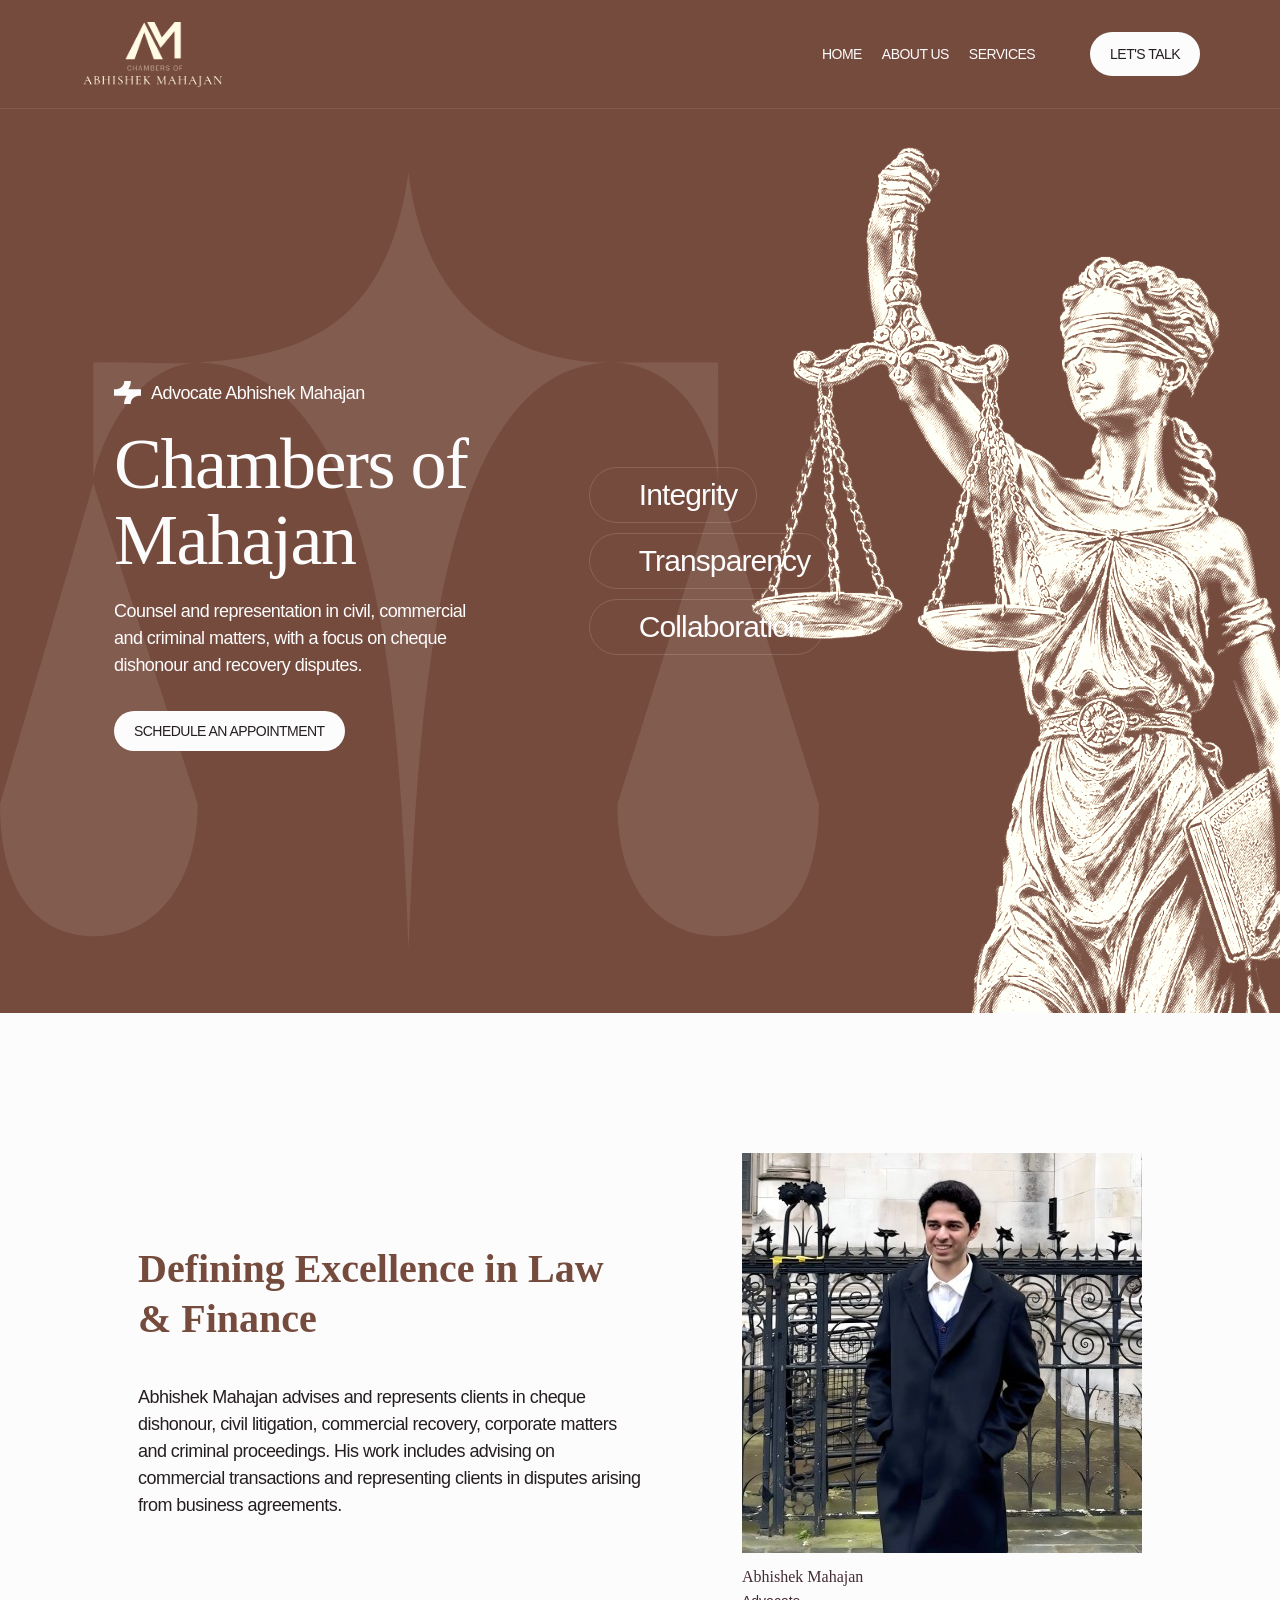
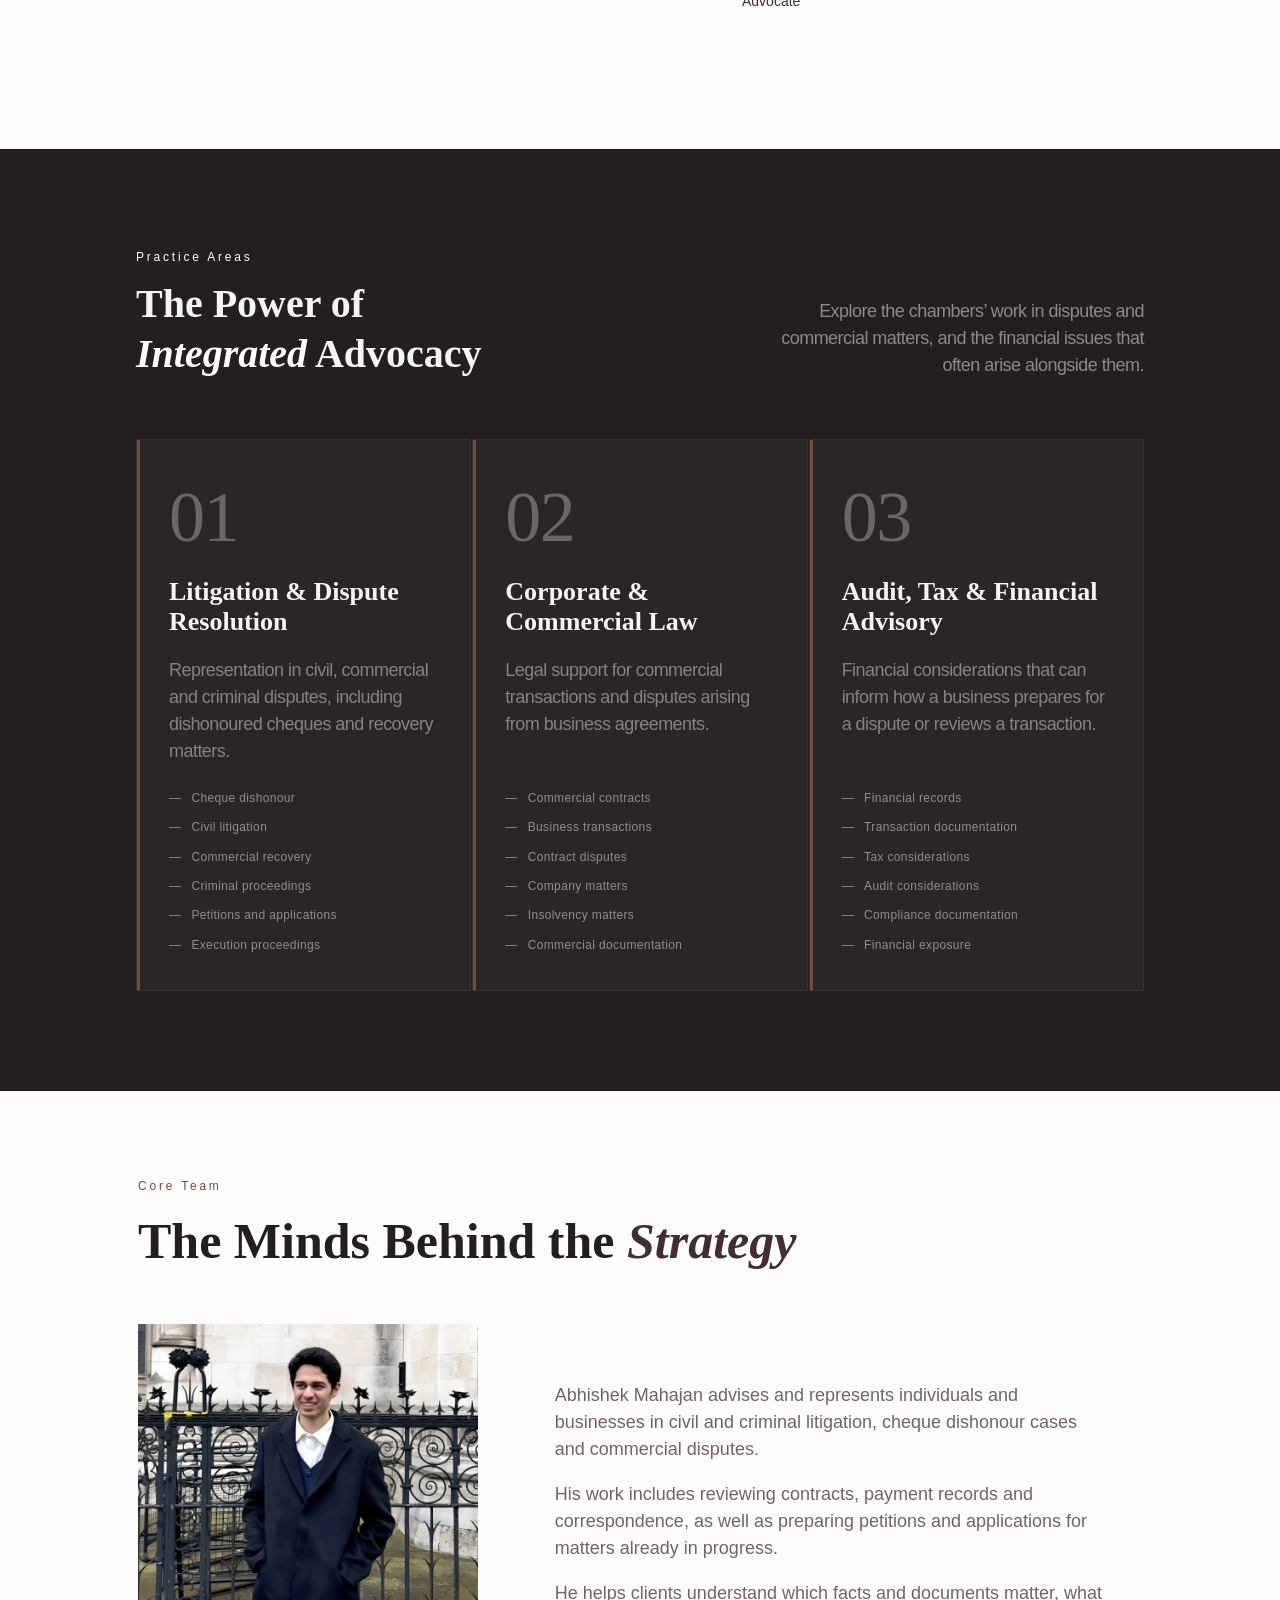
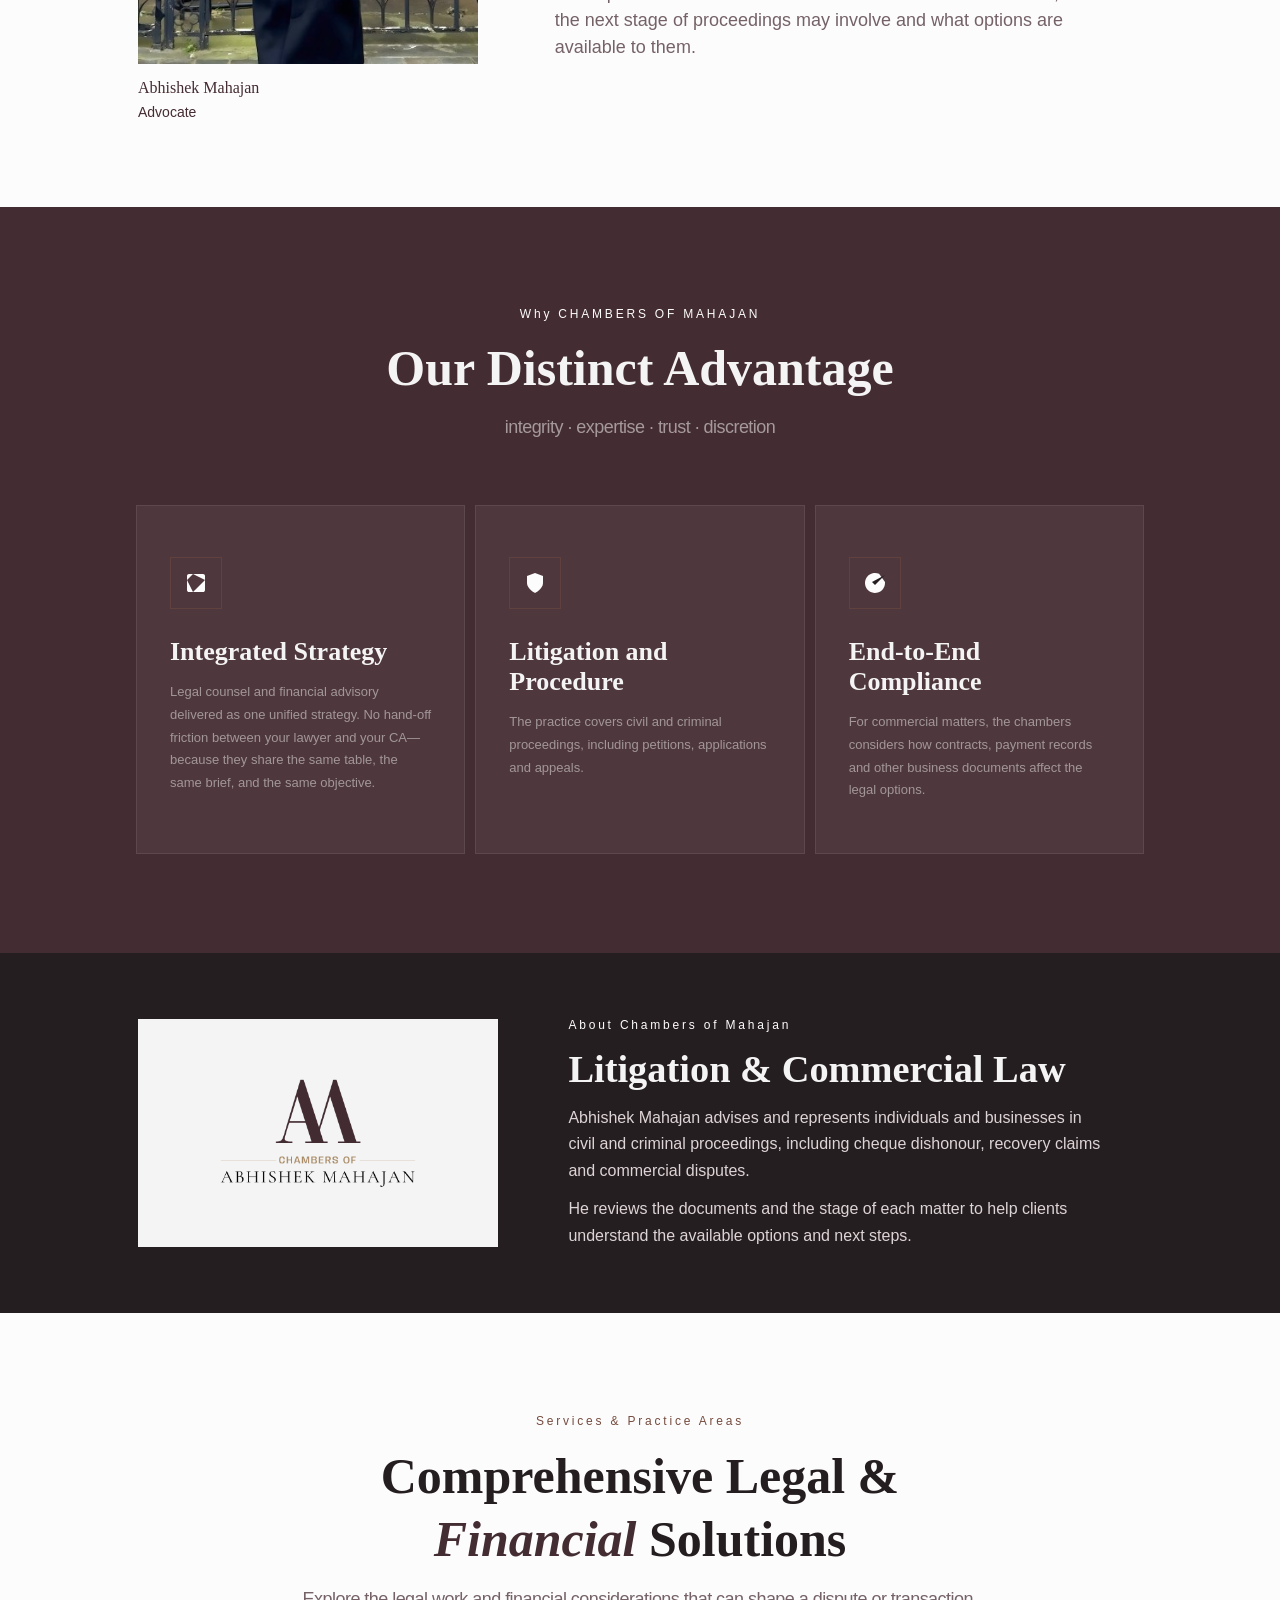
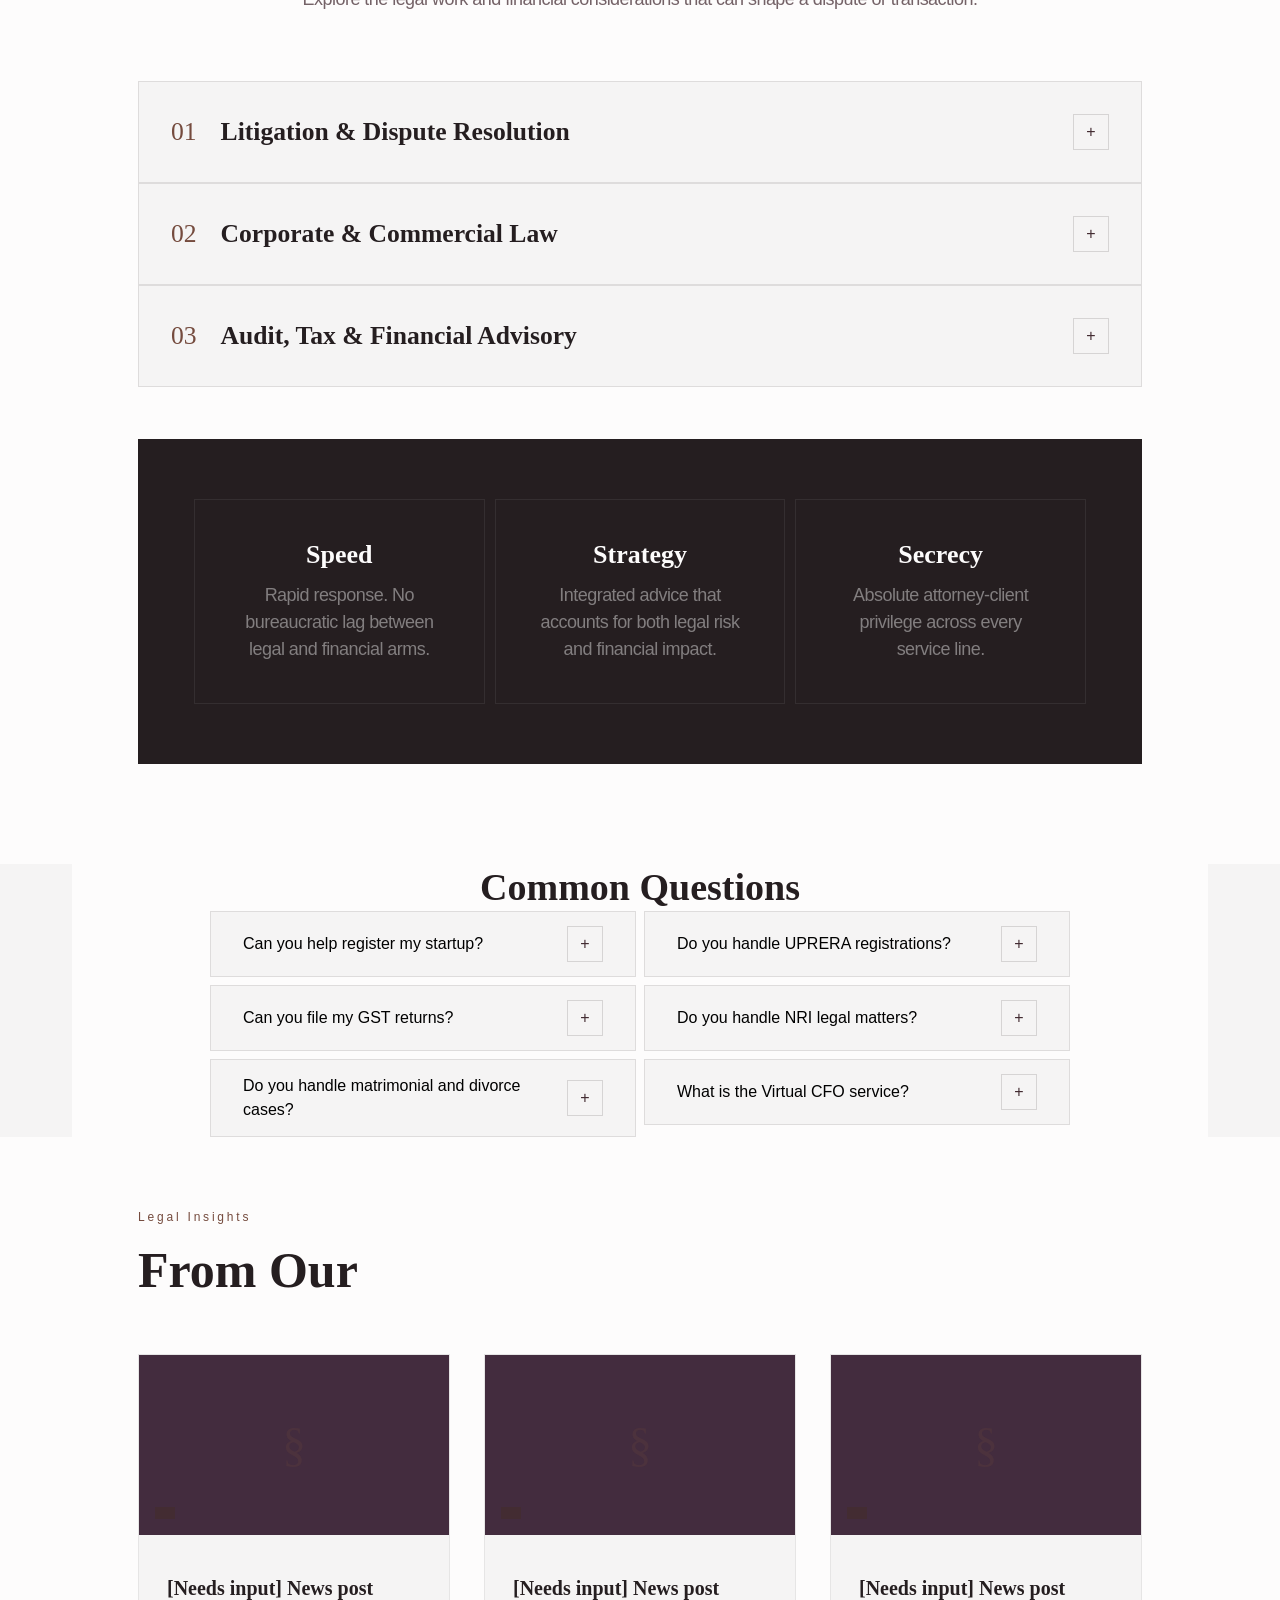
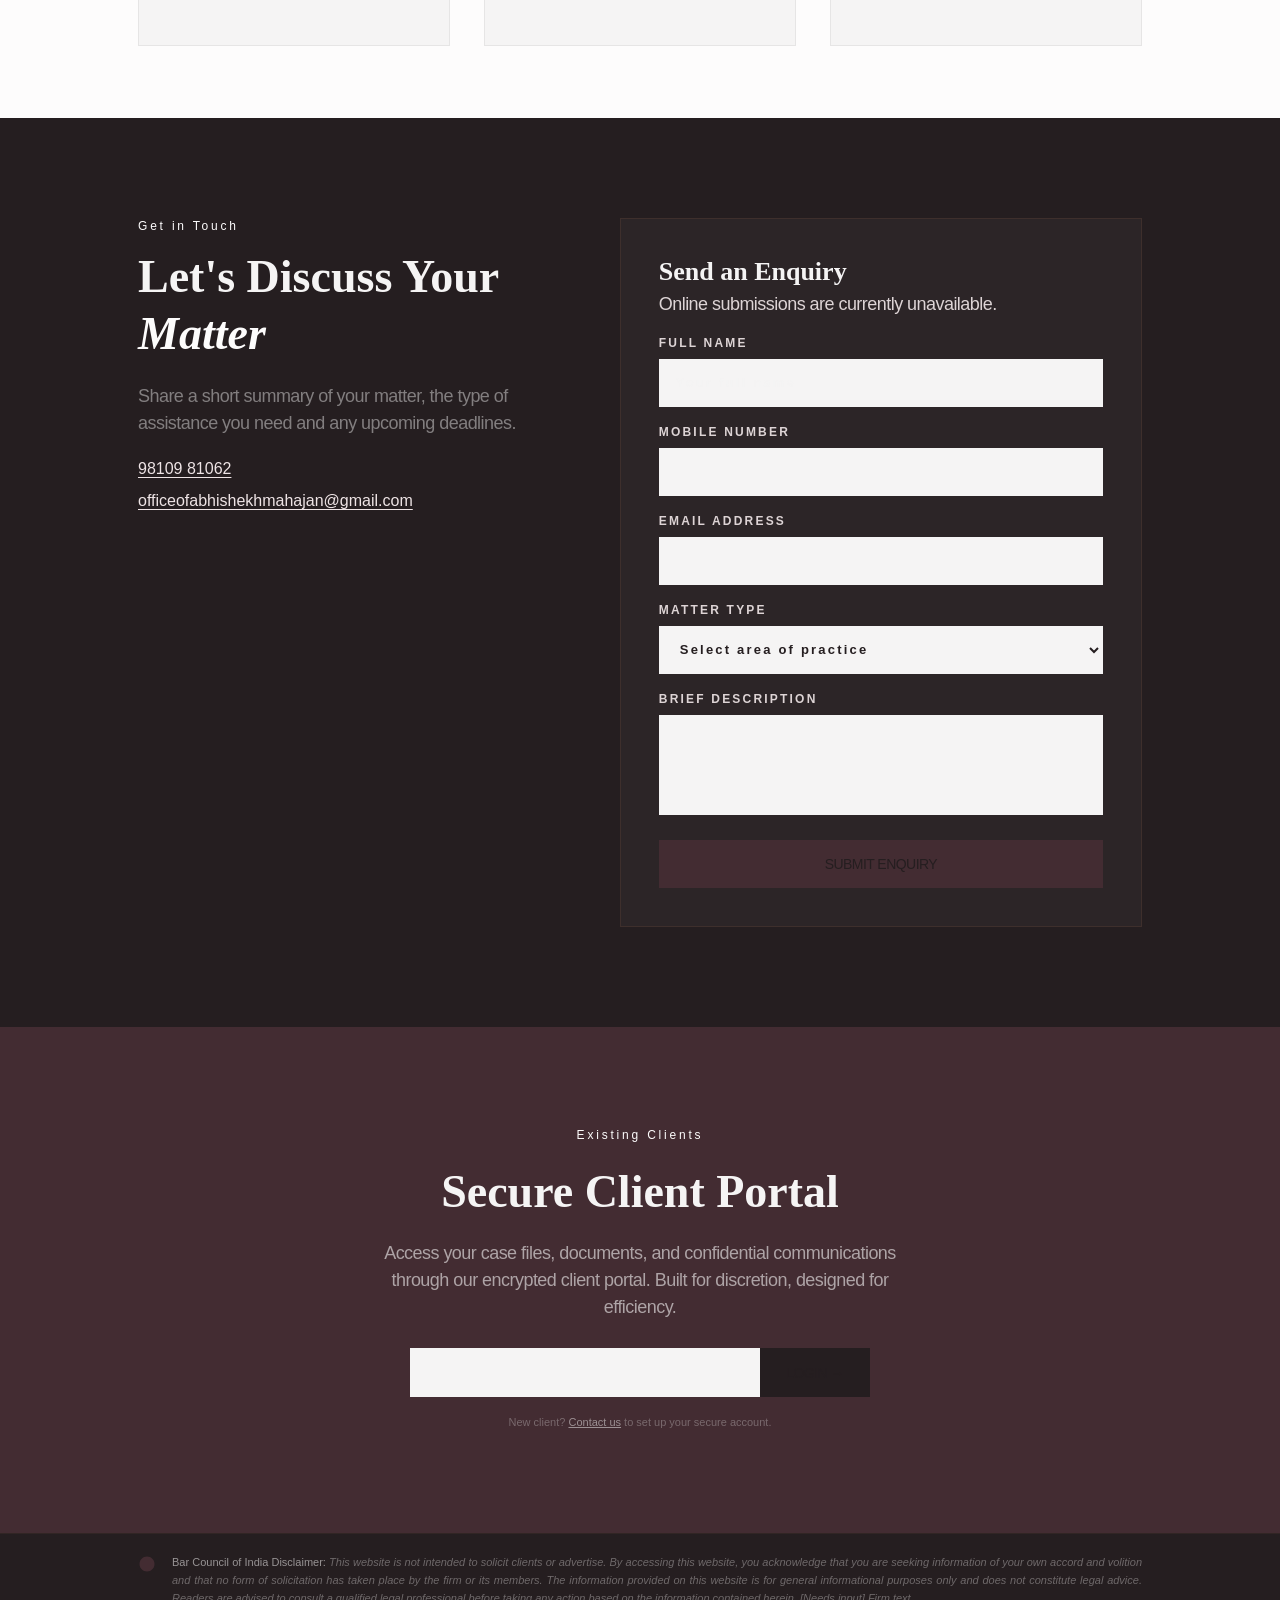
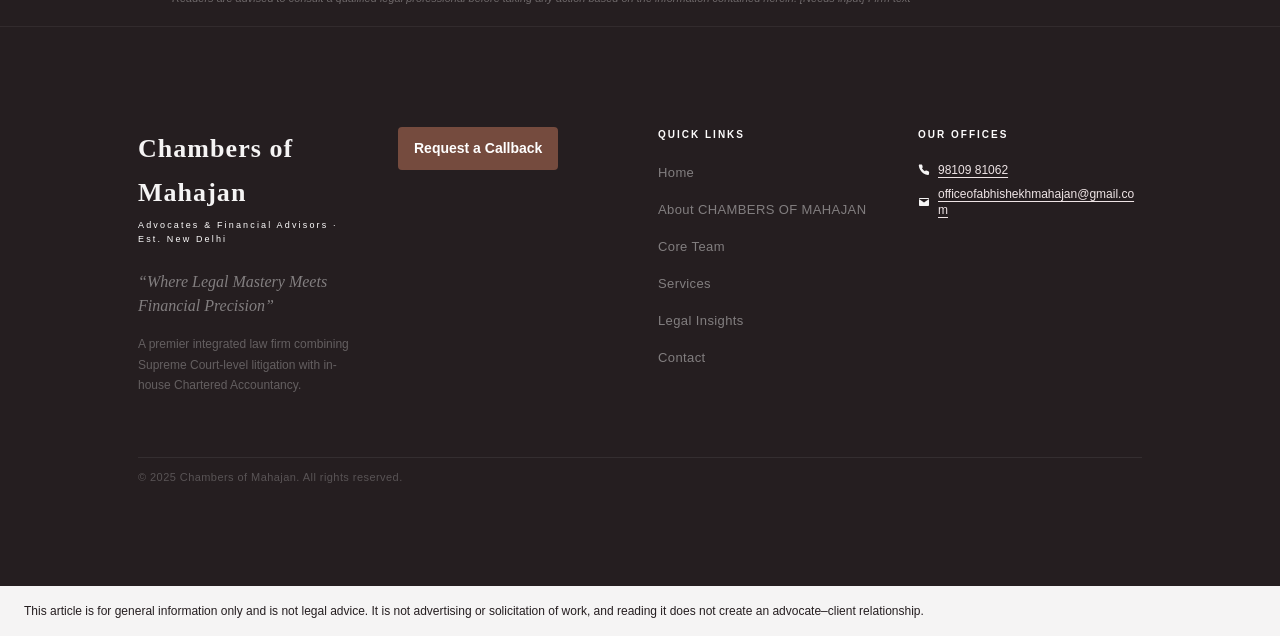
<file: index.html>
<!DOCTYPE html><html lang="en" class="jost_3e36cb27-module__GOVEQa__variable cormorant_garamond_97c65d7c-module__KWVokq__variable h-full"><head><meta charset="utf-8">
<meta http-equiv="Content-Security-Policy" content="default-src &#39;self&#39; data: blob:; script-src &#39;self&#39; &#39;unsafe-inline&#39; &#39;unsafe-eval&#39;; style-src &#39;self&#39; &#39;unsafe-inline&#39;; img-src &#39;self&#39; data: blob:; font-src &#39;self&#39; data:; media-src &#39;self&#39; data: blob:; connect-src &#39;self&#39;; frame-src &#39;self&#39;; worker-src &#39;self&#39; blob:; form-action &#39;self&#39;">


<meta name="viewport" content="width=device-width, initial-scale=1"><link rel="stylesheet" href="./assets/site/_next/static/chunks/3c9st355b9h98.__q189041d8.css" data-precedence="next"><link rel="preload" as="script" fetchpriority="low" href="./assets/site/_next/static/chunks/0iq1i69206cyl.__q189041d8.js"><title>Chambers of Mahajan</title><meta name="description" content="Abhishek Mahajan advises and represents clients in cheque dishonour, civil litigation, commercial recovery, corporate matters and criminal proceedings."><link rel="icon" href="data:image/svg+xml,%3Csvg%20xmlns%3D%22http%3A%2F%2Fwww.w3.org%2F2000%2Fsvg%22%20width%3D%22200%22%20height%3D%22200%22%20viewBox%3D%220%200%20200%20200%22%3E%3Cdefs%3E%3Cpath%20id%3D%22scl-monogram-ring%22%20d%3D%22M26%2C100a74%2C74%200%201%2C1%20148%2C0a74%2C74%200%201%2C1%20-148%2C0%22%2F%3E%3C%2Fdefs%3E%3Ccircle%20cx%3D%22100%22%20cy%3D%22100%22%20r%3D%2297%22%20fill%3D%22white%22%20stroke%3D%22%23432c32%22%20stroke-width%3D%223%22%2F%3E%3Ccircle%20cx%3D%22100%22%20cy%3D%22100%22%20r%3D%2258%22%20fill%3D%22none%22%20stroke%3D%22%23754b3e%22%20stroke-width%3D%221.5%22%2F%3E%3Ctext%20font-family%3D%22%26apos%3BLibre%20Baskerville%26apos%3B%2C%20Georgia%2C%20%26apos%3BTimes%20New%20Roman%26apos%3B%2C%20serif%22%20font-size%3D%2216%22%20letter-spacing%3D%222.88%22%20fill%3D%22%23432c32%22%3E%3CtextPath%20href%3D%22%23scl-monogram-ring%22%20startOffset%3D%2225%25%22%20text-anchor%3D%22middle%22%20dominant-baseline%3D%22middle%22%3ECHAMBERS%20OF%20MAHAJAN%3C%2FtextPath%3E%3C%2Ftext%3E%3Ctext%20x%3D%22100%22%20y%3D%22100%22%20text-anchor%3D%22middle%22%20dominant-baseline%3D%22central%22%20font-family%3D%22%26apos%3BLibre%20Baskerville%26apos%3B%2C%20Georgia%2C%20%26apos%3BTimes%20New%20Roman%26apos%3B%2C%20serif%22%20font-size%3D%2252%22%20font-weight%3D%22600%22%20fill%3D%22%23432c32%22%3ECM%3C%2Ftext%3E%3C%2Fsvg%3E"><link rel="preload" href="./assets/site/_next/static/chunks/33ex3e_4hazko.__q189041d8.css" as="style"><link rel="stylesheet" href="./brand/brand.css">
<style data-sclf-ua-colours>:where(button,input,select,textarea){color:var(--sar-color-auto-000000, #251e20)}:where(input,select,textarea){background-color:var(--sar-color-auto-ffffff, #f5f4f4)}</style><style data-sclf-logo-fit>img[data-sclf-logo]{object-fit:contain!important;max-height:100%!important}</style></head><body class="min-h-full flex flex-col bg-white"><div hidden=""></div><main class="flex min-h-full flex-1 flex-col items-center overflow-x-hidden"><section id="hero" class="flex w-full flex-col items-center bg-[#6d2c34] h-[100vh] mx-auto" data-sar-section="home/s01-hero" data-sar-type="hero"><header class="flex w-full items-center justify-center bg-[#6d2c34] py-4 md:py-5 z-50 relative border-b border-gray-200/10"><div class="flex w-full max-w-[1570px] items-center justify-between px-5 sm:px-8 md:px-12 lg:px-20"><a class="site-home-link" href="#hero"><span class="mahajan-logo"><img src="./brand/mahajan-logo.jpg" alt="Chambers of Abhishek Mahajan" width="1188" height="750"></span></a><div class="hidden md:flex flex-1 items-center justify-end gap-8 lg:gap-[55px]"><nav class="flex items-center gap-4 lg:gap-5"><a class="relative font-jost text-sm font-normal uppercase tracking-[-0.54px] text-[#f9f5ea] after:absolute after:bottom-0 after:left-0 after:h-[1px] after:w-full after:origin-left after:scale-x-0 after:bg-[#f9f5ea] after:transition-transform after:duration-300 hover:after:scale-x-100" href="#hero">Home</a><a class="relative font-jost text-sm font-normal uppercase tracking-[-0.54px] text-[#f9f5ea] after:absolute after:bottom-0 after:left-0 after:h-[1px] after:w-full after:origin-left after:scale-x-0 after:bg-[#f9f5ea] after:transition-transform after:duration-300 hover:after:scale-x-100" href="#about-us">About Us</a><a class="relative font-jost text-sm font-normal uppercase tracking-[-0.54px] text-[#f9f5ea] after:absolute after:bottom-0 after:left-0 after:h-[1px] after:w-full after:origin-left after:scale-x-0 after:bg-[#f9f5ea] after:transition-transform after:duration-300 hover:after:scale-x-100" href="#services">Services</a></nav><a href="#contact" style="width:fit-content" class="cursor-pointer rounded-full px-5 py-3 font-jost text-sm font-normal uppercase tracking-[-0.54px] transition-all duration-200 active:scale-[0.97] bg-[#f9f5ea] text-[#0b0b0b] shadow-[0px_1px_2px_0px_rgba(16,24,40,0.05)] hover:bg-white hover:shadow-md ">Let&#39;s talk</a></div>
    <details class="mobile-menu">
      <summary aria-label="Menu">
        <span class="mobile-menu-icon" aria-hidden="true"><span></span><span></span><span></span></span>
      </summary>
      <nav class="mobile-menu-links" aria-label="Mobile navigation">
        <a href="#hero">Home</a>
        <a href="#about-us">About</a>
        <a href="#services">Services</a>
        <a href="#contact">Let’s Talk</a>
      </nav>
    </details>
</div></header><div class="mahajan-hero relative flex w-full justify-center overflow-hidden bg-[#6d2c34] h-[480px] sm:h-[560px] md:h-[640px] lg:h-[750px] xl:h-[904px]"><div class="pointer-events-none absolute left-0 top-1/2 hidden -translate-y-1/2 sm:block w-[64%] max-w-[820px] aspect-[805/764]"><img class="mahajan-watermark" src="./assets/site/images/hero-watermark.__q189041d8.svg" alt="" width="805" height="764"></div><picture><source media="(min-width: 768px)" srcset="./brand/lady-justice.png"><img class="mahajan-engraving" data-editorial-rise src="[data-uri]" alt="" fetchpriority="high" width="736" height="1104"></picture><div class="relative z-10 flex h-full w-full max-w-[1570px] justify-center md:justify-start items-center px-5 sm:px-8 md:px-12 lg:px-20"><div class="flex max-w-[490px] flex-col gap-6 md:gap-10 lg:pl-[34px]"><div class="flex flex-col gap-3 md:gap-5"><div style="opacity: 1; translate: none; rotate: none; scale: none; transform: translate(0px, 0px);" class="flex items-center gap-2.5"><img alt="" loading="lazy" width="27" height="23" decoding="async" data-nimg="1" class="shrink-0 w-5 h-4 md:w-[27px] md:h-[23px]" style="color:transparent" src="./assets/site/images/plus-icon.__q189041d8.svg"><p class="font-jost text-sm md:text-lg font-light tracking-[-0.54px] text-[#f9f5ea]">Advocate Abhishek Mahajan</p></div><h1 style="opacity: 1; translate: none; rotate: none; scale: none; transform: translate(0px, 0px);" class="font-cormorant text-[42px] sm:text-[56px] md:text-[64px] lg:text-[72px] font-light leading-[1.05] tracking-[-1.5px] text-[#f9f5ea]">Chambers of Mahajan</h1><p style="opacity: 1; translate: none; rotate: none; scale: none; transform: translate(0px, 0px);" class="max-w-[360px] font-jost text-sm md:text-lg font-light leading-[27px] tracking-[-0.54px] text-[#f9f5ea]">Counsel and representation in civil, commercial and criminal matters, with a focus on cheque dishonour and recovery disputes.</p></div><div style="opacity: 1; translate: none; rotate: none; scale: none; transform: translate(0px, 0px);"><a href="#contact" style="width:fit-content" class="cursor-pointer rounded-full px-5 py-3 font-jost text-sm font-normal uppercase tracking-[-0.54px] transition-all duration-200 active:scale-[0.97] bg-[#f9f5ea] text-[#0b0b0b] shadow-[0px_1px_2px_0px_rgba(16,24,40,0.05)] hover:bg-white hover:shadow-md ">Schedule an appointment</a></div></div><div class="absolute left-[46%] top-1/2 hidden -translate-y-1/2 flex-col gap-2.5 lg:flex"><div class="value-pill relative flex w-fit items-center gap-1.5 rounded-[50px] px-5 py-2.5 overflow-visible" style="opacity: 1; translate: none; rotate: none; scale: none; transform: translate(0px, 0px);"><img alt="" loading="lazy" width="24" height="24" decoding="async" data-nimg="1" class="size-6 shrink-0 relative z-10" style="color:transparent" src="./assets/site/images/dot-icon.__q189041d8.svg"><span class="font-jost text-[30px] font-light leading-9 tracking-[-0.9px] text-[#f9f5ea] relative z-10">Integrity</span><div class="absolute inset-0 rounded-[50px] border border-[rgba(249,245,234,0.14)] z-0"></div></div><div class="value-pill relative flex w-fit items-center gap-1.5 rounded-[50px] px-5 py-2.5 overflow-visible" style="opacity: 1; translate: none; rotate: none; scale: none; transform: translate(0px, 0px);"><img alt="" loading="lazy" width="24" height="24" decoding="async" data-nimg="1" class="size-6 shrink-0 relative z-10" style="color:transparent" src="./assets/site/images/dot-icon.__q189041d8.svg"><span class="font-jost text-[30px] font-light leading-9 tracking-[-0.9px] text-[#f9f5ea] relative z-10">Transparency</span><div class="absolute inset-0 rounded-[50px] border border-[rgba(249,245,234,0.14)] z-0"></div></div><div class="value-pill relative flex w-fit items-center gap-1.5 rounded-[50px] px-5 py-2.5 overflow-visible" style="opacity: 1; translate: none; rotate: none; scale: none; transform: translate(0px, 0px);"><img alt="" loading="lazy" width="24" height="24" decoding="async" data-nimg="1" class="size-6 shrink-0 relative z-10" style="color:transparent" src="./assets/site/images/dot-icon.__q189041d8.svg"><span class="font-jost text-[30px] font-light leading-9 tracking-[-0.9px] text-[#f9f5ea] relative z-10">Collaboration</span><div class="absolute inset-0 rounded-[50px] border border-[rgba(249,245,234,0.14)] z-0"></div></div></div></div></div></section>
<section class="flex w-full flex-col items-center justify-center bg-[#f8f3eb] px-5 sm:px-8 md:px-16 lg:px-[138px] py-16 md:py-[140px] mx-auto overflow-hidden" data-sar-section="home/s02-content" data-sar-type="content"><div class="flex w-full flex-col md:flex-row items-center justify-center gap-10 md:gap-[97px]"><div class="flex flex-1 flex-col gap-8 md:gap-10"><h2 data-reveal="true" class="font-cormorant text-[32px] md:text-[40px] font-bold leading-tight text-[#b18d59]" style="translate: none; rotate: none; scale: none; transform: translate(0px, 0px); opacity: 1;">Defining Excellence in Law &amp; Finance</h2><p data-reveal="true" class="font-jost text-base md:text-lg font-light leading-[27px] tracking-[-0.54px] text-[#353a3c]" style="translate: none; rotate: none; scale: none; transform: translate(0px, 0px); opacity: 1;">Abhishek Mahajan advises and represents clients in cheque dishonour, civil litigation, commercial recovery, corporate matters and criminal proceedings. His work includes advising on commercial transactions and representing clients in disputes arising from business agreements.</p></div><figure class="mahajan-profile"><img src="./brand/abhishek-mahajan.jpg" alt="Advocate Abhishek Mahajan" width="400" height="400" loading="lazy"><figcaption>Abhishek Mahajan <span>Advocate</span></figcaption></figure></div></section>
<section id="services" class="flex w-full flex-col items-center justify-center bg-[#1a1a1a] px-5 sm:px-8 md:px-16 lg:px-[136px] py-16 md:py-[100px] mx-auto overflow-hidden" data-sar-section="home/s03-cards" data-sar-type="cards"><div class="flex w-full flex-col gap-10 md:gap-[60px]"><div class="flex flex-col md:flex-row items-start md:items-end justify-between gap-6 md:gap-8"><div data-reveal="true" class="flex w-full md:w-[388px] flex-col gap-3.5" style="translate: none; rotate: none; scale: none; transform: translate(0px, 0px); opacity: 1;"><p class="font-jost text-xs tracking-[2.8px] text-[#b8935a]">Practice Areas</p><h2 class="font-cormorant text-[24px] md:text-[40px] font-semibold leading-tight text-white">The Power of  <span class="font-cormorant italic text-[#b8935a]">Integrated</span> Advocacy</h2></div><p data-reveal="true" class="w-full md:w-[368px] md:text-right font-jost text-base md:text-lg font-light leading-[27px] tracking-[-0.54px] text-white/50" style="translate: none; rotate: none; scale: none; transform: translate(0px, 0px); opacity: 1;">Explore the chambers’ work in disputes and commercial matters, and the financial issues that often arise alongside them.</p></div><div class="practice-cards"><div data-reveal="true" class="practice-card relative overflow-hidden border border-white/[0.06] bg-white/[0.03] transition-colors duration-300 hover:bg-white/[0.07] " style="translate: none; rotate: none; scale: none; transform: translate(0px, 0px); opacity: 1;"><div class="absolute left-0 top-0 h-full w-[3px] bg-[#b8935a]"></div><div class="practice-card-content flex flex-col gap-5"><div class="practice-card-summary flex flex-col gap-5"><div class="flex flex-col gap-[15px]"><p class="font-cormorant text-[56px] md:text-[72px] font-light leading-tight tracking-[-1.5px] text-[rgba(184,147,90,0.3)]">01</p><h3 class="font-cormorant text-[22px] md:text-[26px] font-semibold leading-[29.9px] text-white">Litigation &amp; Dispute Resolution</h3></div><p class="max-w-full md:max-w-[309px] font-jost text-base md:text-lg font-light leading-[27px] tracking-[-0.54px] text-white/45">Representation in civil, commercial and criminal disputes, including dishonoured cheques and recovery matters.</p></div><ul class="flex flex-col gap-[3px] font-jost text-xs font-light leading-[20.4px] tracking-[0.36px] text-white/50"><li class="flex items-start gap-2.5 py-[3px] transition-colors duration-200 hover:text-white/75"><span>—</span><span>Cheque dishonour</span></li><li class="flex items-start gap-2.5 py-[3px] transition-colors duration-200 hover:text-white/75"><span>—</span><span>Civil litigation</span></li><li class="flex items-start gap-2.5 py-[3px] transition-colors duration-200 hover:text-white/75"><span>—</span><span>Commercial recovery</span></li><li class="flex items-start gap-2.5 py-[3px] transition-colors duration-200 hover:text-white/75"><span>—</span><span>Criminal proceedings</span></li><li class="flex items-start gap-2.5 py-[3px] transition-colors duration-200 hover:text-white/75"><span>—</span><span>Petitions and applications</span></li><li class="flex items-start gap-2.5 py-[3px] transition-colors duration-200 hover:text-white/75"><span>—</span><span>Execution proceedings</span></li></ul></div></div><div data-reveal="true" class="practice-card relative overflow-hidden border border-white/[0.06] bg-white/[0.03] transition-colors duration-300 hover:bg-white/[0.07] " style="translate: none; rotate: none; scale: none; transform: translate(0px, 0px); opacity: 1;"><div class="absolute left-0 top-0 h-full w-[3px] bg-[#b8935a]"></div><div class="practice-card-content flex flex-col gap-5"><div class="practice-card-summary flex flex-col gap-5"><div class="flex flex-col gap-[15px]"><p class="font-cormorant text-[56px] md:text-[72px] font-light leading-tight tracking-[-1.5px] text-[rgba(184,147,90,0.3)]">02</p><h3 class="font-cormorant text-[22px] md:text-[26px] font-semibold leading-[29.9px] text-white">Corporate &amp; Commercial Law</h3></div><p class="max-w-full md:max-w-[309px] font-jost text-base md:text-lg font-light leading-[27px] tracking-[-0.54px] text-white/45">Legal support for commercial transactions and disputes arising from business agreements.</p></div><ul class="flex flex-col gap-[3px] font-jost text-xs font-light leading-[20.4px] tracking-[0.36px] text-white/50"><li class="flex items-start gap-2.5 py-[3px] transition-colors duration-200 hover:text-white/75"><span>—</span><span>Commercial contracts</span></li><li class="flex items-start gap-2.5 py-[3px] transition-colors duration-200 hover:text-white/75"><span>—</span><span>Business transactions</span></li><li class="flex items-start gap-2.5 py-[3px] transition-colors duration-200 hover:text-white/75"><span>—</span><span>Contract disputes</span></li><li class="flex items-start gap-2.5 py-[3px] transition-colors duration-200 hover:text-white/75"><span>—</span><span>Company matters</span></li><li class="flex items-start gap-2.5 py-[3px] transition-colors duration-200 hover:text-white/75"><span>—</span><span>Insolvency matters</span></li><li class="flex items-start gap-2.5 py-[3px] transition-colors duration-200 hover:text-white/75"><span>—</span><span>Commercial documentation</span></li></ul></div></div><div data-reveal="true" class="practice-card relative overflow-hidden border border-white/[0.06] bg-white/[0.03] transition-colors duration-300 hover:bg-white/[0.07] md:max-w-[393px]" style="translate: none; rotate: none; scale: none; transform: translate(0px, 0px); opacity: 1;"><div class="absolute left-0 top-0 h-full w-[3px] bg-[#b8935a]"></div><div class="practice-card-content flex flex-col gap-5"><div class="practice-card-summary flex flex-col gap-5"><div class="flex flex-col gap-[15px]"><p class="font-cormorant text-[56px] md:text-[72px] font-light leading-tight tracking-[-1.5px] text-[rgba(184,147,90,0.3)]">03</p><h3 class="font-cormorant text-[22px] md:text-[26px] font-semibold leading-[29.9px] text-white">Audit, Tax &amp; Financial Advisory</h3></div><p class="max-w-full md:max-w-[309px] font-jost text-base md:text-lg font-light leading-[27px] tracking-[-0.54px] text-white/45">Financial considerations that can inform how a business prepares for a dispute or reviews a transaction.</p></div><ul class="flex flex-col gap-[3px] font-jost text-xs font-light leading-[20.4px] tracking-[0.36px] text-white/50"><li class="flex items-start gap-2.5 py-[3px] transition-colors duration-200 hover:text-white/75"><span>—</span><span>Financial records</span></li><li class="flex items-start gap-2.5 py-[3px] transition-colors duration-200 hover:text-white/75"><span>—</span><span>Transaction documentation</span></li><li class="flex items-start gap-2.5 py-[3px] transition-colors duration-200 hover:text-white/75"><span>—</span><span>Tax considerations</span></li><li class="flex items-start gap-2.5 py-[3px] transition-colors duration-200 hover:text-white/75"><span>—</span><span>Audit considerations</span></li><li class="flex items-start gap-2.5 py-[3px] transition-colors duration-200 hover:text-white/75"><span>—</span><span>Compliance documentation</span></li><li class="flex items-start gap-2.5 py-[3px] transition-colors duration-200 hover:text-white/75"><span>—</span><span>Financial exposure</span></li></ul></div></div></div></div></section>
<section id="team" class="flex w-full flex-col items-center justify-center bg-[#f8f3eb] px-5 sm:px-8 md:px-16 lg:px-[138px] py-14 md:py-[87px] mx-auto overflow-hidden" data-sar-section="home/s04-gallery" data-sar-type="gallery">
  <div class="team-content">
    <div>
      <p class="mb-4 font-jost text-xs tracking-[2.8px] text-[#b8935a]">Core Team</p>
      <h2 class="font-cormorant text-[36px] md:text-[50px] font-semibold leading-tight text-[#1a1a1a]">The Minds Behind the <span class="font-cormorant italic text-[#6b1f2a]">Strategy</span></h2>
    </div>
    <div class="team-profile">
      <figure class="mahajan-profile">
        <img src="./brand/abhishek-mahajan.jpg" alt="Advocate Abhishek Mahajan" width="400" height="400" loading="lazy">
        <figcaption>Abhishek Mahajan <span>Advocate</span></figcaption>
      </figure>
      <div class="team-biography font-jost text-base md:text-lg leading-[27px] text-[#666]" data-editorial-rise>
        <p>Abhishek Mahajan advises and represents individuals and businesses in civil and criminal litigation, cheque dishonour cases and commercial disputes.</p>
        <p>His work includes reviewing contracts, payment records and correspondence, as well as preparing petitions and applications for matters already in progress.</p>
        <p>He helps clients understand which facts and documents matter, what the next stage of proceedings may involve and what options are available to them.</p>
      </div>
    </div>
  </div>
</section>
<section class="flex w-full flex-col items-center justify-center bg-[#6b1f2a] px-5 sm:px-8 md:px-16 lg:px-[136px] py-14 md:py-[99px] mx-auto overflow-hidden" data-sar-section="home/s05-content" data-sar-type="content"><div class="flex w-full flex-col gap-12 md:gap-16"><div class="flex flex-col items-center gap-[15px] text-center"><p data-reveal="true" class="font-jost text-xs tracking-[2.8px] text-[#b8935a]" style="translate: none; rotate: none; scale: none; transform: translate(0px, 0px); opacity: 1;">Why CHAMBERS OF MAHAJAN</p><h2 data-reveal="true" class="font-cormorant text-[36px] md:text-[50px] font-semibold leading-tight text-white" style="translate: none; rotate: none; scale: none; transform: translate(0px, 0px); opacity: 1;">Our Distinct Advantage</h2><p data-reveal="true" class="max-w-[568px] font-jost text-base md:text-lg font-light leading-[27px] tracking-[-0.54px] text-white/55" style="translate: none; rotate: none; scale: none; transform: translate(0px, 0px); opacity: 1;">integrity · expertise · trust · discretion</p></div><div class="grid grid-cols-1 sm:grid-cols-2 lg:grid-cols-3 gap-4 md:gap-2.5"><div data-reveal="true" class="group flex flex-col border border-white/[0.08] bg-white/[0.06] px-6 sm:px-[33px] py-10 md:py-[51px] transition-colors duration-300 hover:bg-white/[0.1]" style="translate: none; rotate: none; scale: none; transform: translate(0px, 0px); opacity: 1;"><div class="flex flex-col gap-7"><div class="relative size-[52px] border border-[rgba(184,147,90,0.5)] transition-all duration-300 group-hover:border-[rgba(184,147,90,0.9)] group-hover:scale-105"><img alt="" loading="lazy" width="24" height="24" decoding="async" data-nimg="1" class="absolute left-[13px] top-[13px]" style="color:transparent" src="./assets/site/images/why-icon-1.__q189041d8.svg"></div><div class="flex flex-col gap-3.5"><h3 class="font-cormorant text-[22px] md:text-[26px] font-semibold leading-[29.9px] text-white">Integrated Strategy</h3><p class="font-jost text-[13px] font-light leading-[22.75px] text-white/50">Legal counsel and financial advisory delivered as one unified strategy. No hand-off friction between your lawyer and your CA—because they share the same table, the same brief, and the same objective.</p></div></div></div><div data-reveal="true" class="group flex flex-col border border-white/[0.08] bg-white/[0.06] px-6 sm:px-[33px] py-10 md:py-[51px] transition-colors duration-300 hover:bg-white/[0.1]" style="translate: none; rotate: none; scale: none; transform: translate(0px, 0px); opacity: 1;"><div class="flex flex-col gap-7"><div class="relative size-[52px] border border-[rgba(184,147,90,0.5)] transition-all duration-300 group-hover:border-[rgba(184,147,90,0.9)] group-hover:scale-105"><img alt="" loading="lazy" width="24" height="24" decoding="async" data-nimg="1" class="absolute left-[13px] top-[13px]" style="color:transparent" src="./assets/site/images/why-icon-2.__q189041d8.svg"></div><div class="flex flex-col gap-3.5"><h3 class="font-cormorant text-[22px] md:text-[26px] font-semibold leading-[29.9px] text-white">Litigation and Procedure</h3><p class="font-jost text-[13px] font-light leading-[22.75px] text-white/50">The practice covers civil and criminal proceedings, including petitions, applications and appeals.</p></div></div></div><div data-reveal="true" class="group flex flex-col border border-white/[0.08] bg-white/[0.06] px-6 sm:px-[33px] py-10 md:py-[51px] transition-colors duration-300 hover:bg-white/[0.1]" style="translate: none; rotate: none; scale: none; transform: translate(0px, 0px); opacity: 1;"><div class="flex flex-col gap-7"><div class="relative size-[52px] border border-[rgba(184,147,90,0.5)] transition-all duration-300 group-hover:border-[rgba(184,147,90,0.9)] group-hover:scale-105"><img alt="" loading="lazy" width="24" height="24" decoding="async" data-nimg="1" class="absolute left-[13px] top-[13px]" style="color:transparent" src="./assets/site/images/why-icon-3.__q189041d8.svg"></div><div class="flex flex-col gap-3.5"><h3 class="font-cormorant text-[22px] md:text-[26px] font-semibold leading-[29.9px] text-white">End-to-End Compliance</h3><p class="font-jost text-[13px] font-light leading-[22.75px] text-white/50"><span data-sclf-gap>For commercial matters, the chambers considers how contracts, payment records and other business documents affect the legal options.</span></p></div></div></div></div></div></section>
<section id="about-us" class="about-section bg-[#1a1a1a] px-5 sm:px-8 md:px-16 lg:px-[138px]" data-sar-section="home/s06-content" data-sar-type="content">
  <div class="about-layout">
    <img class="about-logo" src="./brand/mahajan-about-art.webp" width="1140" height="720" loading="lazy" alt="Chambers of Abhishek Mahajan monogram and wordmark">
    <div class="about-copy">
      <p class="font-jost text-xs tracking-[2.8px] text-[#b8935a]">About Chambers of Mahajan</p>
      <h2 class="about-heading font-cormorant font-semibold leading-tight text-white">Litigation &amp; Commercial Law</h2>
      <p>Abhishek Mahajan advises and represents individuals and businesses in civil and criminal proceedings, including cheque dishonour, recovery claims and commercial disputes.</p>
      <p>He reviews the documents and the stage of each matter to help clients understand the available options and next steps.</p>
    </div>
  </div>
</section>
<section class="flex w-full items-center justify-center bg-[#f8f3eb] px-5 sm:px-8 md:px-16 lg:px-[138px] py-16 md:py-[100px] mx-auto overflow-hidden" data-sar-section="home/s07-content" data-sar-type="content"><div class="flex w-full flex-col gap-16 md:gap-[88px]"><div class="flex flex-col items-center gap-10 md:gap-[68px]"><div class="flex w-full max-w-[680px] flex-col items-center gap-4 text-center"><p data-reveal="true" class="font-jost text-xs tracking-[2.8px] text-[#b8935a]" style="translate: none; rotate: none; scale: none; transform: translate(0px, 0px); opacity: 1;">Services &amp; Practice Areas</p><h2 data-reveal="true" class="font-cormorant text-[36px] md:text-[50px] font-semibold leading-tight text-[#1a1a1a]" style="translate: none; rotate: none; scale: none; transform: translate(0px, 0px); opacity: 1;">Comprehensive Legal &amp; <span class="font-cormorant italic text-[#6b1f2a]">Financial</span> Solutions</h2><p data-reveal="true" class="font-jost text-base md:text-lg font-light leading-[27px] tracking-[-0.54px] text-[#666]" style="translate: none; rotate: none; scale: none; transform: translate(0px, 0px); opacity: 1;">Explore the legal work and financial considerations that can shape a dispute or transaction.</p></div><div class="flex w-full flex-col gap-10 md:gap-[52px]"><div class="flex w-full flex-col"><details class="practice-disclosure"><summary class="disclosure-summary"><span class="practice-summary-title"><span class="practice-number" aria-hidden="true">01</span><span>Litigation &amp; Dispute Resolution</span></span><span class="disclosure-sign" aria-hidden="true"></span></summary><ul class="practice-topics"><li>Cheque dishonour</li><li>Civil suits</li><li>Commercial recovery</li><li>Execution applications</li><li>Criminal complaints</li><li>Criminal petitions</li><li>Review petitions</li><li>Interim applications</li><li>Commercial contract disputes</li><li>Civil appeals</li><li>Criminal appeals</li><li>Commercial proceedings</li></ul></details>
<details class="practice-disclosure"><summary class="disclosure-summary"><span class="practice-summary-title"><span class="practice-number" aria-hidden="true">02</span><span>Corporate &amp; Commercial Law</span></span><span class="disclosure-sign" aria-hidden="true"></span></summary><ul class="practice-topics"><li>Commercial contracts</li><li>Business transactions</li><li>Contract disputes</li><li>Company matters</li><li>Insolvency matters</li><li>Commercial documentation</li></ul></details>
<details class="practice-disclosure"><summary class="disclosure-summary"><span class="practice-summary-title"><span class="practice-number" aria-hidden="true">03</span><span>Audit, Tax &amp; Financial Advisory</span></span><span class="disclosure-sign" aria-hidden="true"></span></summary><ul class="practice-topics"><li>Financial records</li><li>Transaction documentation</li><li>Tax considerations</li><li>Audit considerations</li><li>Compliance documentation</li><li>Financial exposure</li></ul></details></div><div class="flex w-full justify-center bg-[#1a1a1a] px-6 sm:px-14 py-10 md:py-[60px]"><div class="grid w-full grid-cols-1 sm:grid-cols-3 gap-4 md:gap-2.5 text-center"><div data-reveal="true" class="border border-white/[0.07] px-6 sm:px-9 py-8 md:py-10 transition-colors duration-300 hover:border-[rgba(184,147,90,0.25)] hover:bg-[rgba(184,147,90,0.04)]" style="translate: none; rotate: none; scale: none; transform: translate(0px, 0px); opacity: 1;"><h4 class="font-cormorant text-[22px] md:text-[26px] font-semibold leading-[29.9px] text-[#b8935a]">Speed</h4><p class="mt-3 font-jost text-base md:text-lg font-light leading-[27px] tracking-[-0.54px] text-white/45">Rapid response. No bureaucratic lag between legal and financial arms.</p></div><div data-reveal="true" class="border border-white/[0.07] px-6 sm:px-9 py-8 md:py-10 transition-colors duration-300 hover:border-[rgba(184,147,90,0.25)] hover:bg-[rgba(184,147,90,0.04)]" style="translate: none; rotate: none; scale: none; transform: translate(0px, 0px); opacity: 1;"><h4 class="font-cormorant text-[22px] md:text-[26px] font-semibold leading-[29.9px] text-[#b8935a]">Strategy</h4><p class="mt-3 font-jost text-base md:text-lg font-light leading-[27px] tracking-[-0.54px] text-white/45">Integrated advice that accounts for both legal risk and financial impact.</p></div><div data-reveal="true" class="border border-white/[0.07] px-6 sm:px-9 py-8 md:py-10 transition-colors duration-300 hover:border-[rgba(184,147,90,0.25)] hover:bg-[rgba(184,147,90,0.04)]" style="translate: none; rotate: none; scale: none; transform: translate(0px, 0px); opacity: 1;"><h4 class="font-cormorant text-[22px] md:text-[26px] font-semibold leading-[29.9px] text-[#b8935a]">Secrecy</h4><p class="mt-3 font-jost text-base md:text-lg font-light leading-[27px] tracking-[-0.54px] text-white/45">Absolute attorney-client privilege across every service line.</p></div></div></div></div></div></div></section>
<section id="faq" aria-labelledby="faq-heading" class="faq-section bg-[#f8f3eb] px-5 sm:px-8 md:px-16 lg:px-[138px] pb-16 md:pb-[100px]">
  <div class="text-center mb-8">
    <h2 id="faq-heading" class="font-cormorant text-[30px] md:text-[38px] font-semibold leading-tight text-[#1a1a1a]">Common Questions</h2>
  </div>
  <div class="faq-grid">
    <details class="faq-disclosure"><summary class="disclosure-summary"><span>Can you help register my startup?</span><span class="disclosure-sign" aria-hidden="true"></span></summary><p>Absolutely. We handle the full incorporation process for Pvt Ltd, LLP, OPC, and Section 8 entities, including PAN, TAN, GST, and sectoral registrations.</p></details>
    <details class="faq-disclosure"><summary class="disclosure-summary"><span>Do you handle UPRERA registrations?</span><span class="disclosure-sign" aria-hidden="true"></span></summary><p>Yes. We assist real estate agents and developers with UPRERA agent registration, project registration, and ongoing quarterly compliance filings.</p></details>
    <details class="faq-disclosure"><summary class="disclosure-summary"><span>Can you file my GST returns?</span><span class="disclosure-sign" aria-hidden="true"></span></summary><p>Our in-house CA team manages GST registration, monthly and quarterly filings, and handles GST notices and assessments on your behalf.</p></details>
    <details class="faq-disclosure"><summary class="disclosure-summary"><span>Do you handle NRI legal matters?</span><span class="disclosure-sign" aria-hidden="true"></span></summary><p>Contact the chambers with a brief overview of your matter, including where it arose and any upcoming deadlines, so we can assess whether we can assist.</p></details>
    <details class="faq-disclosure"><summary class="disclosure-summary"><span>Do you handle matrimonial and divorce cases?</span><span class="disclosure-sign" aria-hidden="true"></span></summary><p>Our family law team handles divorce, legal separation, child custody, maintenance, and domestic violence matters with sensitivity and strategic precision.</p></details>
    <details class="faq-disclosure"><summary class="disclosure-summary"><span>What is the Virtual CFO service?</span><span class="disclosure-sign" aria-hidden="true"></span></summary><p>Virtual CFO provides growing businesses with strategic financial leadership on a retainer basis—covering budgeting, audit oversight, investor relations, and financial reporting.</p></details>
  </div>
</section>
<section id="blogs" class="flex w-full flex-col bg-[#f8f3eb] px-5 sm:px-8 md:px-16 lg:px-[138px] py-14 md:py-[72px] mx-auto overflow-hidden" data-sar-section="home/s08-cards" data-sar-type="cards"><div class="flex w-full flex-col gap-10 md:gap-[52px]"><div class="flex flex-col sm:flex-row items-start sm:items-end justify-between gap-4"><div class="flex flex-col gap-3.5"><p data-reveal="true" class="font-jost text-xs tracking-[2.8px] text-[#b8935a]" style="translate: none; rotate: none; scale: none; transform: translate(0px, 0px); opacity: 1;">Legal Insights</p><h2 data-reveal="true" class="font-cormorant text-[36px] md:text-[50px] font-semibold leading-tight text-[#1a1a1a]" style="translate: none; rotate: none; scale: none; transform: translate(0px, 0px); opacity: 1;">From Our <span class="font-cormorant italic text-[#6b1f2a]"></span></h2></div></div><div class="grid grid-cols-1 sm:grid-cols-2 lg:grid-cols-3 gap-6 md:gap-[34px]"><article data-reveal="true" class="group overflow-hidden border border-black/[0.07] bg-white cursor-pointer transition-shadow duration-350 hover:shadow-xl" style="translate: none; rotate: none; scale: none; transform: translate(0px, 0px); opacity: 1;"><a class="block" href="./blog/the-security-cheque-trap/index.html"><div class="relative h-[180px] overflow-hidden"><img alt="" loading="lazy" decoding="async" data-nimg="fill" class="blog-img-zoom object-cover" style="position:absolute;height:100%;width:100%;left:0;top:0;right:0;bottom:0;color:transparent" sizes="100vw" src="data:image/svg+xml,%3Csvg%20xmlns%3D%22http%3A%2F%2Fwww.w3.org%2F2000%2Fsvg%22%20viewBox%3D%220%200%2016%209%22%3E%3Crect%20width%3D%2216%22%20height%3D%229%22%20fill%3D%22%23432c3e%22%2F%3E%3C%2Fsvg%3E"><span class="absolute left-1/2 top-1/2 -translate-x-1/2 -translate-y-1/2 font-cormorant text-[48px] font-light text-[rgba(184,147,90,0.2)]">§</span><span class="absolute bottom-4 left-4 bg-[#6b1f2a] px-2.5 py-1.5 font-jost text-xs font-semibold uppercase tracking-[2.2px] text-white"></span></div><div class="p-6 md:p-7"><p class="font-jost text-xs font-semibold uppercase tracking-[2.2px] text-[#aaa]"></p><h3 class="mt-3 font-cormorant text-xl font-semibold leading-[26px] text-[#1a1a1a] transition-colors duration-200 group-hover:text-[#6b1f2a]">[Needs input] News post</h3><p class="mt-4 font-jost text-[13px] font-light leading-[22.75px] text-[#777]"></p></div></a></article><article data-reveal="true" class="group overflow-hidden border border-black/[0.07] bg-white cursor-pointer transition-shadow duration-350 hover:shadow-xl" style="translate: none; rotate: none; scale: none; transform: translate(0px, 0px); opacity: 1;"><a class="block" href="./blog/the-stop-payment-myth/index.html"><div class="relative h-[180px] overflow-hidden"><img alt="" loading="lazy" decoding="async" data-nimg="fill" class="blog-img-zoom object-cover" style="position:absolute;height:100%;width:100%;left:0;top:0;right:0;bottom:0;color:transparent" sizes="100vw" src="data:image/svg+xml,%3Csvg%20xmlns%3D%22http%3A%2F%2Fwww.w3.org%2F2000%2Fsvg%22%20viewBox%3D%220%200%2016%209%22%3E%3Crect%20width%3D%2216%22%20height%3D%229%22%20fill%3D%22%23432c3e%22%2F%3E%3C%2Fsvg%3E"><span class="absolute left-1/2 top-1/2 -translate-x-1/2 -translate-y-1/2 font-cormorant text-[48px] font-light text-[rgba(184,147,90,0.2)]">§</span><span class="absolute bottom-4 left-4 bg-[#6b1f2a] px-2.5 py-1.5 font-jost text-xs font-semibold uppercase tracking-[2.2px] text-white"></span></div><div class="p-6 md:p-7"><p class="font-jost text-xs font-semibold uppercase tracking-[2.2px] text-[#aaa]"></p><h3 class="mt-3 font-cormorant text-xl font-semibold leading-[26px] text-[#1a1a1a] transition-colors duration-200 group-hover:text-[#6b1f2a]">[Needs input] News post</h3><p class="mt-4 font-jost text-[13px] font-light leading-[22.75px] text-[#777]"></p></div></a></article><article data-reveal="true" class="group overflow-hidden border border-black/[0.07] bg-white cursor-pointer transition-shadow duration-350 hover:shadow-xl" style="translate: none; rotate: none; scale: none; transform: translate(0px, 0px); opacity: 1;"><a class="block" href="./blog/the-jurisdiction-carousel/index.html"><div class="relative h-[180px] overflow-hidden"><img alt="" loading="lazy" decoding="async" data-nimg="fill" class="blog-img-zoom object-cover" style="position:absolute;height:100%;width:100%;left:0;top:0;right:0;bottom:0;color:transparent" sizes="100vw" src="data:image/svg+xml,%3Csvg%20xmlns%3D%22http%3A%2F%2Fwww.w3.org%2F2000%2Fsvg%22%20viewBox%3D%220%200%2016%209%22%3E%3Crect%20width%3D%2216%22%20height%3D%229%22%20fill%3D%22%23432c3e%22%2F%3E%3C%2Fsvg%3E"><img alt="" loading="lazy" decoding="async" data-nimg="fill" class="blog-img-zoom object-cover" style="position:absolute;height:100%;width:100%;left:0;top:0;right:0;bottom:0;color:transparent" sizes="100vw" src="data:image/svg+xml,%3Csvg%20xmlns%3D%22http%3A%2F%2Fwww.w3.org%2F2000%2Fsvg%22%20viewBox%3D%220%200%2016%209%22%3E%3Crect%20width%3D%2216%22%20height%3D%229%22%20fill%3D%22%23432c3e%22%2F%3E%3C%2Fsvg%3E"><span class="absolute left-1/2 top-1/2 -translate-x-1/2 -translate-y-1/2 font-cormorant text-[48px] font-light text-[rgba(184,147,90,0.2)]">§</span><span class="absolute bottom-4 left-4 bg-[#6b1f2a] px-2.5 py-1.5 font-jost text-xs font-semibold uppercase tracking-[2.2px] text-white"></span></div><div class="p-6 md:p-7"><p class="font-jost text-xs font-semibold uppercase tracking-[2.2px] text-[#aaa]"></p><h3 class="mt-3 font-cormorant text-xl font-semibold leading-[26px] text-[#1a1a1a] transition-colors duration-200 group-hover:text-[#6b1f2a]">[Needs input] News post</h3><p class="mt-4 font-jost text-[13px] font-light leading-[22.75px] text-[#777]"></p></div></a></article></div></div></section>
<section id="contact" class="flex w-full bg-[#1a1a1a] px-5 sm:px-8 md:px-16 lg:px-[138px] py-16 md:py-[100px] mx-auto overflow-hidden" data-sar-section="home/s09-form" data-sar-type="form"><div class="contact-layout"><div class="contact-copy"><div data-reveal="true" class="flex flex-col gap-5" style="translate: none; rotate: none; scale: none; transform: translate(0px, 0px); opacity: 1;"><div class="flex flex-col gap-3.5"><p class="font-jost text-xs tracking-[2.8px] text-[#b8935a]">Get in Touch</p><h2 class="font-cormorant text-[32px] md:text-[46px] font-semibold leading-tight text-white">Let's Discuss Your <span class="font-cormorant italic text-[#b8935a]">Matter</span></h2></div><p class="max-w-[540px] font-jost text-base md:text-lg font-light leading-[27px] tracking-[-0.54px] text-white/45">Share a short summary of your matter, the type of assistance you need and any upcoming deadlines.</p><address class="contact-details"><a href="tel:+919810981062">98109 81062</a><a href="mailto:officeofabhishekhmahajan@gmail.com">officeofabhishekhmahajan@gmail.com</a></address></div></div><form class="contact-form border border-[rgba(184,147,90,0.25)] bg-white/[0.03]" data-sar-form="home-form-1" data-sar-form-disabled><div data-reveal="true" style="translate: none; rotate: none; scale: none; transform: translate(0px, 0px); opacity: 1;"><h3 class="font-cormorant text-[22px] md:text-[26px] font-semibold leading-[29.9px] text-white">Send an Enquiry</h3><p class="mt-1 font-jost text-base md:text-lg font-light leading-[27px] tracking-[-0.54px] text-white/35">Online submissions are currently unavailable.</p></div><label data-reveal="true" class="font-jost text-xs font-semibold uppercase tracking-[2.2px] text-white/40" style="translate: none; rotate: none; scale: none; transform: translate(0px, 0px); opacity: 1;">Full Name<input type="text" placeholder="Your full name" class="input-gold mt-2 block h-12 w-full border border-white/10 bg-white/[0.05] px-4 font-jost text-[13px] text-white placeholder:text-white/25"></label><label data-reveal="true" class="font-jost text-xs font-semibold uppercase tracking-[2.2px] text-white/40" style="translate: none; rotate: none; scale: none; transform: translate(0px, 0px); opacity: 1;">Mobile Number<input type="tel" placeholder="" class="input-gold mt-2 block h-12 w-full border border-white/10 bg-white/[0.05] px-4 font-jost text-[13px] text-white placeholder:text-white/25"></label><label data-reveal="true" class="font-jost text-xs font-semibold uppercase tracking-[2.2px] text-white/40" style="translate: none; rotate: none; scale: none; transform: translate(0px, 0px); opacity: 1;">Email Address<input type="email" placeholder="" class="input-gold mt-2 block h-12 w-full border border-white/10 bg-white/[0.05] px-4 font-jost text-[13px] text-white placeholder:text-white/25"></label><label data-reveal="true" class="font-jost text-xs font-semibold uppercase tracking-[2.2px] text-white/40" style="translate: none; rotate: none; scale: none; transform: translate(0px, 0px); opacity: 1;">Matter Type<select class="input-gold mt-2 block h-12 w-full border border-white/10 bg-[#1a1a1a] px-4 font-jost text-[13px] text-white"><option value="">Select area of practice</option><option value="Cheque dishonour">Cheque dishonour</option><option value="Civil litigation">Civil litigation</option><option value="Commercial recovery">Commercial recovery</option><option value="Criminal proceedings">Criminal proceedings</option><option value="Corporate and commercial law">Corporate and commercial law</option><option value="Financial advisory">Financial advisory</option><option value="Petitions and appeals">Petitions and appeals</option><option value="Other">Other</option></select></label><label data-reveal="true" class="font-jost text-xs font-semibold uppercase tracking-[2.2px] text-white/40" style="translate: none; rotate: none; scale: none; transform: translate(0px, 0px); opacity: 1;">Brief Description<textarea placeholder="" rows="4" class="input-gold mt-2 block h-[100px] w-full resize-none border border-white/10 bg-white/[0.05] px-4 py-3 font-jost text-[13px] text-white placeholder:text-white/25"></textarea></label><button data-reveal="true" type="submit" disabled class="cursor-pointer mt-2 h-12 w-full bg-[#6b1f2a] font-jost text-sm uppercase tracking-[-0.54px] text-white transition-all duration-200 hover:bg-[#8a2535] hover:shadow-lg active:scale-[0.99]" style="translate: none; rotate: none; scale: none; transform: translate(0px, 0px); opacity: 1;">Submit Enquiry</button></form></div></section>
<section class="flex w-full flex-col items-center justify-center bg-[#6b1f2a] px-5 sm:px-8 md:px-16 lg:px-[138px] py-16 md:py-[100px] mx-auto" data-sar-section="home/s10-cta" data-sar-type="cta"><div class="flex w-full flex-col items-center gap-4"><div class="flex w-full flex-col items-center gap-6 md:gap-[27px]"><div class="flex flex-col items-center gap-5 text-center"><p class="font-jost text-xs tracking-[2.8px] text-[#b8935a]">Existing Clients</p><h2 class="font-cormorant text-[32px] md:text-[46px] font-semibold leading-tight text-white">Secure Client Portal</h2><p class="max-w-[528px] font-jost text-base md:text-lg font-light leading-[27px] tracking-[-0.54px] text-white/60">Access your case files, documents, and confidential communications through our encrypted client portal. Built for discretion, designed for efficiency.</p></div><div class="flex h-[49px] w-full max-w-[460px]"><input type="email" placeholder="" class="h-full flex-1 min-w-0 border border-white/20 border-b border-l border-t bg-white/10 px-3 sm:px-5 font-jost text-[13px] text-white placeholder:text-white/40"><button type="button" class="h-full w-[90px] sm:w-[110px] shrink-0 bg-[#1a1a1a] font-jost text-sm uppercase tracking-[-0.54px] text-white">Login →</button></div></div><p class="text-center font-jost text-[11px] font-light leading-[19.25px] text-white/30">New client? <a href="#contact" class="text-white/50 underline">Contact us</a> to set up your secure account.</p></div></section>
<section class="flex w-full flex-col items-center justify-center border-t border-[rgba(184,147,90,0.15)] bg-[#111] px-5 sm:px-8 md:px-16 lg:px-[138px] py-[19px] mx-auto" data-sar-section="home/s11-content" data-sar-type="content"><div class="flex w-full items-start gap-3 md:gap-4"><img alt="" loading="lazy" width="18" height="18" decoding="async" data-nimg="1" class="mt-0.5 shrink-0" style="color:transparent" src="./assets/site/images/disclaimer-icon.__q189041d8.svg"><p class="text-justify font-jost text-[11px] leading-[18.15px]"><span class="font-medium text-white/55">Bar Council of India Disclaimer:</span><span class="font-light italic text-white/35"> This website is not intended to solicit clients or advertise. By accessing this website, you acknowledge that you are seeking information of your own accord and volition and that no form of solicitation has taken place by the firm or its members. The information provided on this website is for general informational purposes only and does not constitute legal advice. Readers are advised to consult a qualified legal professional before taking any action based on the information contained herein. <span data-sclf-gap>[Needs input] Firm text</span></span></p></div></section>
<footer class="relative flex w-full flex-col border-t border-white/[0.06] bg-[#111] px-5 sm:px-8 md:px-16 lg:px-[138px] py-14 md:py-[100px] mx-auto overflow-hidden" data-sar-section="home/s12-footer" data-sar-type="footer"><div class="flex w-full flex-col gap-10 md:gap-[61px]"><div class="footer-columns"><div data-reveal="true" class="sm:col-span-2 lg:col-span-1 max-w-[318px]" style="translate: none; rotate: none; scale: none; transform: translate(0px, 0px); opacity: 1;"><p class="font-cormorant text-[22px] md:text-[26px] font-semibold leading-[44.2px] tracking-[1.04px] text-white">Chambers of Mahajan</p><p class="mt-1 font-jost text-[9px] tracking-[2.16px] text-[#b8935a]">Advocates &amp; Financial Advisors · Est. New Delhi</p><p class="mt-6 font-cormorant text-base italic leading-6 text-white/45">“Where Legal Mastery Meets Financial Precision”</p><p class="mt-4 font-jost text-xs font-light leading-[20.4px] text-white/30">A premier integrated law firm combining Supreme Court-level litigation with in-house Chartered Accountancy.</p></div><div><a class="footer-callback" href="mailto:officeofabhishekhmahajan@gmail.com?subject=Callback%20request&amp;body=Hello%2C%20I%20would%20like%20to%20request%20a%20callback.%0A%0AName%3A%20%0APhone%20number%3A%20%0ABest%20time%20to%20call%3A%20">Request a Callback</a></div><div data-reveal="true" style="translate: none; rotate: none; scale: none; transform: translate(0px, 0px); opacity: 1;"><p class="font-jost text-[10px] font-semibold uppercase tracking-[2px] text-[#b8935a]">Quick Links</p><ul class="mt-5 space-y-[15px] font-jost text-[13px] font-light leading-[22.1px] tracking-[0.39px] text-white/45"><li><a class="transition-colors duration-200 hover:text-white/70" href="#">Home</a></li><li><a class="transition-colors duration-200 hover:text-white/70" href="#about-us">About CHAMBERS OF MAHAJAN</a></li><li><a class="transition-colors duration-200 hover:text-white/70" href="#team">Core Team</a></li><li><a class="transition-colors duration-200 hover:text-white/70" href="#services">Services</a></li><li><a class="transition-colors duration-200 hover:text-white/70" href="#blogs">Legal Insights</a></li><li><a class="transition-colors duration-200 hover:text-white/70" href="#contact">Contact</a></li></ul></div><div data-reveal="true" style="translate: none; rotate: none; scale: none; transform: translate(0px, 0px); opacity: 1;"><p class="font-jost text-[10px] font-semibold uppercase tracking-[2px] text-[#b8935a]">Our Offices</p><div class="mt-5 space-y-6"><div><p class="font-jost text-[11px] tracking-[1.1px] text-white/55"></p><p class="font-jost text-xs font-light leading-[20.4px] text-white/40"></p><div class="mt-2 flex items-center gap-2"><img alt="" loading="lazy" width="12" height="12" decoding="async" data-nimg="1" style="color:transparent" src="./assets/site/images/footer-phone.__q189041d8.svg"><a class="footer-contact-link font-jost text-xs font-light text-white/40 transition-colors hover:text-white/60" href="tel:+919810981062">98109 81062</a></div><div class="mt-2 flex items-center gap-2"><img alt="" loading="lazy" width="12" height="12" decoding="async" data-nimg="1" style="color:transparent" src="./assets/site/images/footer-email.__q189041d8.svg"><a class="footer-contact-link font-jost text-xs font-light text-white/40 break-all transition-colors hover:text-white/60" href="mailto:officeofabhishekhmahajan@gmail.com">officeofabhishekhmahajan@gmail.com</a></div></div></div></div></div><div data-reveal="true" class="border-t border-white/[0.07] pt-2.5" style="translate: none; rotate: none; scale: none; transform: translate(0px, 0px); opacity: 1;"><div class="flex flex-col sm:flex-row items-start sm:items-center justify-between gap-2 font-jost text-[11px] font-light leading-[18.7px]"><p class="tracking-[0.44px] text-white/25">© 2025 Chambers of Mahajan. All rights reserved.</p><p class="text-white/20"></p></div></div></div></footer>
</main><next-route-announcer style="position: absolute;"></next-route-announcer><aside data-sclf-disclaimer style="padding:16px 24px;font-size:12px;line-height:1.5;color:var(--sar-color-auto-000000, #251e20);background-color:var(--sar-color-auto-ffffff, #f5f4f4)">This article is for general information only and is not legal advice. It is not advertising or solicitation of work, and reading it does not create an advocate–client relationship.</aside><script src="./runtime/editorial-rise.js" defer></script><script src="./runtime/mobile-menu.js" defer></script></body></html>
</file>
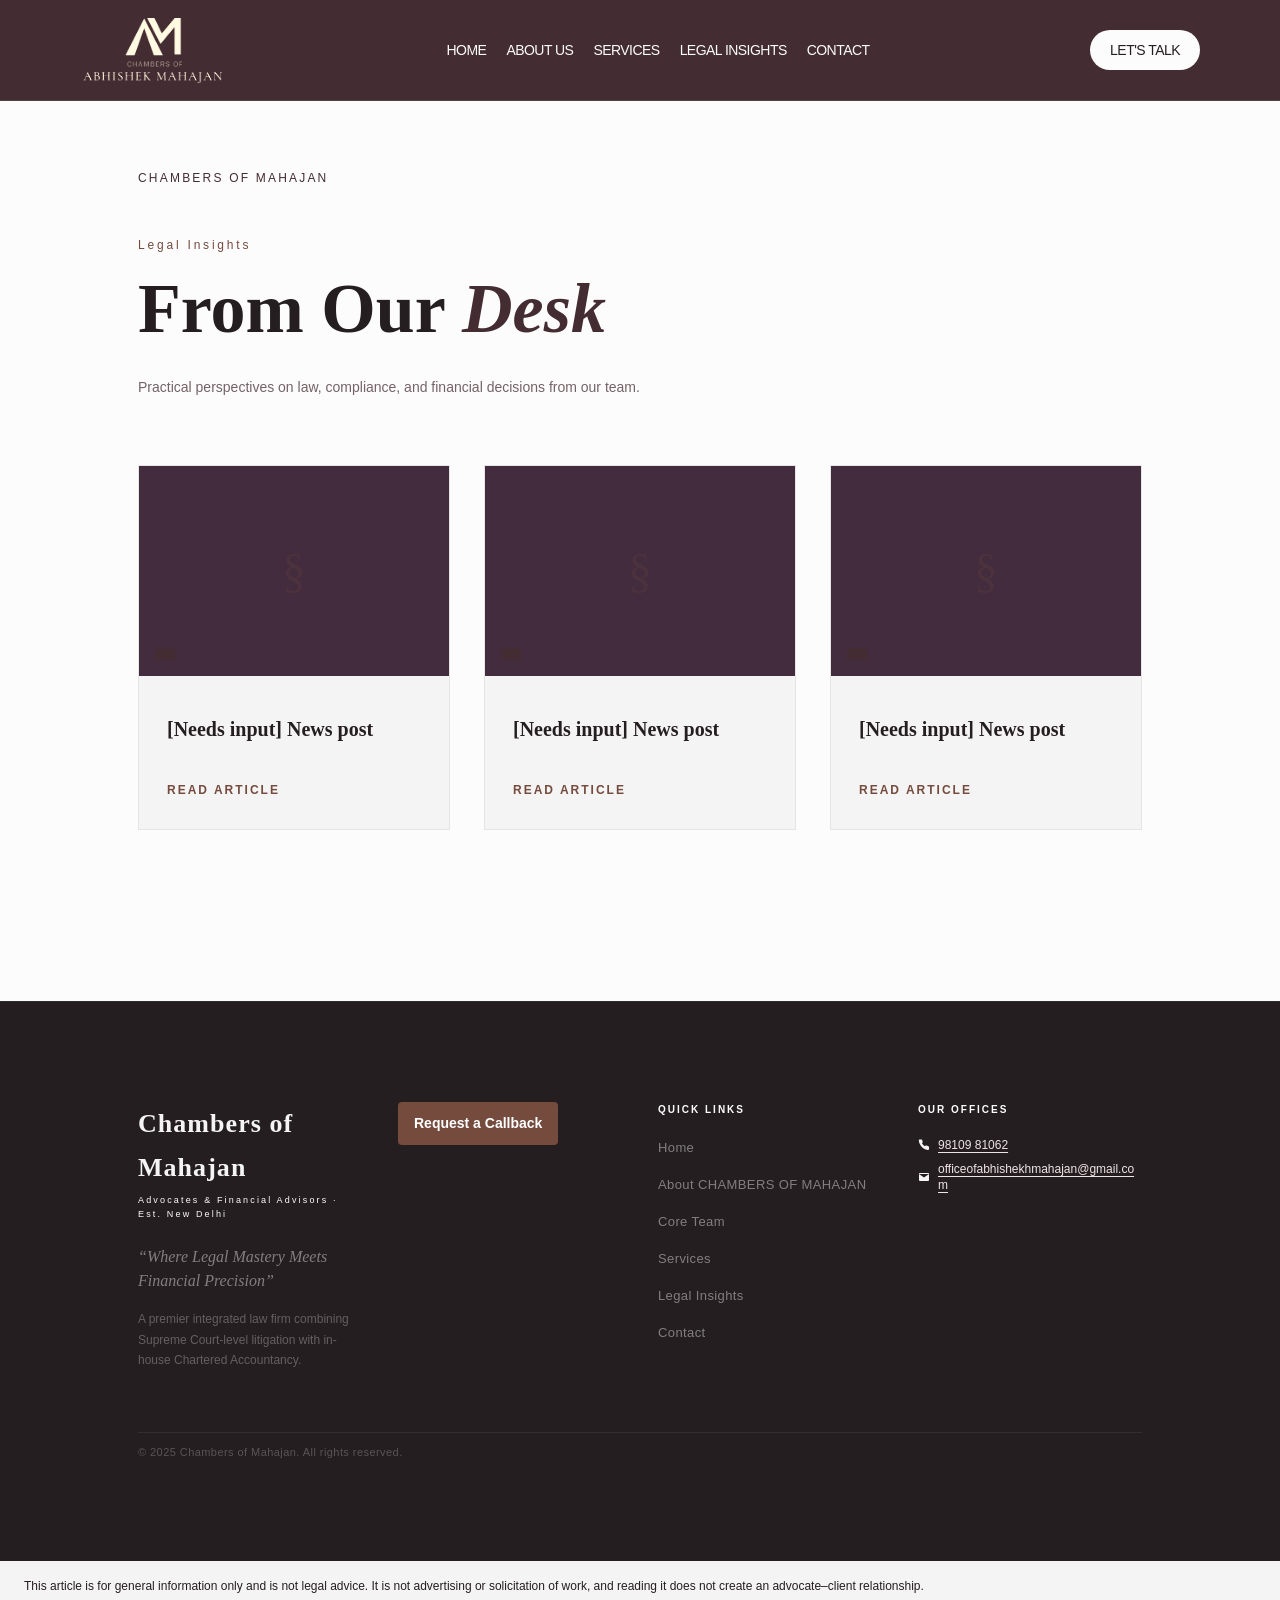
<file: blog/index.html>
<!DOCTYPE html><html lang="en" class="jost_3e36cb27-module__GOVEQa__variable cormorant_garamond_97c65d7c-module__KWVokq__variable h-full"><head><meta charset="utf-8">
<meta http-equiv="Content-Security-Policy" content="default-src &#39;self&#39; data: blob:; script-src &#39;self&#39; &#39;unsafe-inline&#39; &#39;unsafe-eval&#39;; style-src &#39;self&#39; &#39;unsafe-inline&#39;; img-src &#39;self&#39; data: blob:; font-src &#39;self&#39; data:; media-src &#39;self&#39; data: blob:; connect-src &#39;self&#39;; frame-src &#39;self&#39;; worker-src &#39;self&#39; blob:; form-action &#39;self&#39;">


<meta name="viewport" content="width=device-width, initial-scale=1"><link rel="stylesheet" href="../assets/site/_next/static/chunks/3c9st355b9h98.__q189041d8.css" data-precedence="next"><link rel="preload" as="script" fetchpriority="low" href="../assets/site/_next/static/chunks/0iq1i69206cyl.__q189041d8.js"><title>Chambers of Mahajan</title><meta name="description" content="Counsel grounded in the law&#39;s long tradition."><link rel="icon" href="data:image/svg+xml,%3Csvg%20xmlns%3D%22http%3A%2F%2Fwww.w3.org%2F2000%2Fsvg%22%20width%3D%22200%22%20height%3D%22200%22%20viewBox%3D%220%200%20200%20200%22%3E%3Cdefs%3E%3Cpath%20id%3D%22scl-monogram-ring%22%20d%3D%22M26%2C100a74%2C74%200%201%2C1%20148%2C0a74%2C74%200%201%2C1%20-148%2C0%22%2F%3E%3C%2Fdefs%3E%3Ccircle%20cx%3D%22100%22%20cy%3D%22100%22%20r%3D%2297%22%20fill%3D%22white%22%20stroke%3D%22%23432c32%22%20stroke-width%3D%223%22%2F%3E%3Ccircle%20cx%3D%22100%22%20cy%3D%22100%22%20r%3D%2258%22%20fill%3D%22none%22%20stroke%3D%22%23754b3e%22%20stroke-width%3D%221.5%22%2F%3E%3Ctext%20font-family%3D%22%26apos%3BLibre%20Baskerville%26apos%3B%2C%20Georgia%2C%20%26apos%3BTimes%20New%20Roman%26apos%3B%2C%20serif%22%20font-size%3D%2216%22%20letter-spacing%3D%222.88%22%20fill%3D%22%23432c32%22%3E%3CtextPath%20href%3D%22%23scl-monogram-ring%22%20startOffset%3D%2225%25%22%20text-anchor%3D%22middle%22%20dominant-baseline%3D%22middle%22%3ECHAMBERS%20OF%20MAHAJAN%3C%2FtextPath%3E%3C%2Ftext%3E%3Ctext%20x%3D%22100%22%20y%3D%22100%22%20text-anchor%3D%22middle%22%20dominant-baseline%3D%22central%22%20font-family%3D%22%26apos%3BLibre%20Baskerville%26apos%3B%2C%20Georgia%2C%20%26apos%3BTimes%20New%20Roman%26apos%3B%2C%20serif%22%20font-size%3D%2252%22%20font-weight%3D%22600%22%20fill%3D%22%23432c32%22%3ECM%3C%2Ftext%3E%3C%2Fsvg%3E"><link rel="preload" href="../assets/site/_next/static/chunks/33ex3e_4hazko.__q189041d8.css" as="style"><link rel="stylesheet" href="../brand/brand.css">
<style data-sclf-ua-colours>:where(button,input,select,textarea){color:var(--sar-color-auto-000000, #251e20)}:where(input,select,textarea){background-color:var(--sar-color-auto-ffffff, #f5f4f4)}</style><style data-sclf-logo-fit>img[data-sclf-logo]{object-fit:contain!important;max-height:100%!important}</style></head><body class="min-h-full flex flex-col bg-white"><div hidden=""></div><div class="min-h-screen bg-[#f8f3eb] text-[#1a1a1a]"><header class="sticky top-0 z-50 border-b border-white/10 bg-[#6b1f2a]" data-sar-section="blog/s01-navigation" data-sar-type="navigation"><div class="mx-auto flex w-full max-w-[1570px] items-center justify-between px-5 py-4 sm:px-8 md:px-12 lg:px-20"><a class="inline-flex items-center" href="../index.html"><span class="mahajan-logo"><img src="../brand/mahajan-logo.jpg" alt="Chambers of Abhishek Mahajan" width="1188" height="750"></span></a><nav class="hidden items-center gap-5 md:flex"><a class="font-jost text-sm font-normal uppercase tracking-[-0.54px] text-[#f9f5ea] transition-opacity duration-200 hover:opacity-80" href="../index.html">Home</a><a class="font-jost text-sm font-normal uppercase tracking-[-0.54px] text-[#f9f5ea] transition-opacity duration-200 hover:opacity-80" href="../index.html#about-us">About Us</a><a class="font-jost text-sm font-normal uppercase tracking-[-0.54px] text-[#f9f5ea] transition-opacity duration-200 hover:opacity-80" href="../index.html#services">Services</a><a class="font-jost text-sm font-normal uppercase tracking-[-0.54px] text-[#f9f5ea] transition-opacity duration-200 hover:opacity-80" href="../blog/index.html">Legal Insights</a><a class="font-jost text-sm font-normal uppercase tracking-[-0.54px] text-[#f9f5ea] transition-opacity duration-200 hover:opacity-80" href="../index.html#contact">Contact</a></nav><a class="desktop-talk rounded-full bg-[#f9f5ea] px-5 py-2.5 font-jost text-sm font-normal uppercase tracking-[-0.54px] text-[#1a1a1a] transition-all duration-200 hover:bg-white" href="../index.html#contact">Let&#39;s talk</a>
    <details class="mobile-menu">
      <summary aria-label="Menu">
        <span class="mobile-menu-icon" aria-hidden="true"><span></span><span></span><span></span></span>
      </summary>
      <nav class="mobile-menu-links" aria-label="Mobile navigation">
        <a href="../index.html">Home</a>
        <a href="../index.html#about-us">About</a>
        <a href="../index.html#services">Services</a>
        <a href="../index.html#contact">Let’s Talk</a>
      </nav>
    </details>
</div></header>
<div class="w-full" data-sar-section="blog/s02-hero" data-sar-type="hero"><main class="min-h-screen bg-[#f8f3eb] px-5 py-16 sm:px-8 md:px-16 lg:px-[138px]"><div class="mx-auto flex w-full max-w-[1280px] flex-col gap-12 md:gap-16"><header class="max-w-[720px]"><a class="font-jost text-xs uppercase tracking-[2.2px] text-[#6b1f2a] transition-colors hover:text-[#b8935a]" href="../index.html">Chambers of Mahajan</a><p class="mt-12 font-jost text-xs tracking-[2.8px] text-[#b8935a]">Legal Insights</p><h1 class="mt-3 font-cormorant text-[48px] font-semibold leading-tight text-[#1a1a1a] md:text-[70px]">From Our <span class="italic text-[#6b1f2a]">Desk</span></h1><p class="mt-5 max-w-[620px] font-jost text-sm font-light leading-7 text-[#777]">Practical perspectives on law, compliance, and financial decisions from our team.</p></header><div class="grid grid-cols-1 gap-6 sm:grid-cols-2 lg:grid-cols-3 md:gap-[34px]"><article class="group overflow-hidden border border-black/[0.07] bg-white transition-shadow duration-300 hover:shadow-xl"><a class="block" href="../blog/the-security-cheque-trap/index.html"><div class="relative h-[210px] overflow-hidden"><img alt="" loading="lazy" decoding="async" data-nimg="fill" class="blog-img-zoom object-cover" style="position:absolute;height:100%;width:100%;left:0;top:0;right:0;bottom:0;color:transparent" sizes="100vw" src="data:image/svg+xml,%3Csvg%20xmlns%3D%22http%3A%2F%2Fwww.w3.org%2F2000%2Fsvg%22%20viewBox%3D%220%200%2016%209%22%3E%3Crect%20width%3D%2216%22%20height%3D%229%22%20fill%3D%22%23432c3e%22%2F%3E%3C%2Fsvg%3E"><span class="absolute left-1/2 top-1/2 -translate-x-1/2 -translate-y-1/2 font-cormorant text-[48px] font-light text-[rgba(184,147,90,0.2)]">§</span><span class="absolute bottom-4 left-4 bg-[#6b1f2a] px-2.5 py-1.5 font-jost text-xs font-semibold uppercase tracking-[2.2px] text-white"></span></div><div class="p-6 md:p-7"><p class="font-jost text-xs font-semibold uppercase tracking-[2.2px] text-[#aaa]"></p><h2 class="mt-3 font-cormorant text-xl font-semibold leading-[26px] text-[#1a1a1a] transition-colors duration-200 group-hover:text-[#6b1f2a]">[Needs input] News post</h2><p class="mt-4 font-jost text-[13px] font-light leading-[22.75px] text-[#777]"></p><span class="mt-6 inline-block font-jost text-xs font-semibold uppercase tracking-[2px] text-[#b8935a]">Read article</span></div></a></article><article class="group overflow-hidden border border-black/[0.07] bg-white transition-shadow duration-300 hover:shadow-xl"><a class="block" href="../blog/the-stop-payment-myth/index.html"><div class="relative h-[210px] overflow-hidden"><img alt="" loading="lazy" decoding="async" data-nimg="fill" class="blog-img-zoom object-cover" style="position:absolute;height:100%;width:100%;left:0;top:0;right:0;bottom:0;color:transparent" sizes="100vw" src="data:image/svg+xml,%3Csvg%20xmlns%3D%22http%3A%2F%2Fwww.w3.org%2F2000%2Fsvg%22%20viewBox%3D%220%200%2016%209%22%3E%3Crect%20width%3D%2216%22%20height%3D%229%22%20fill%3D%22%23432c3e%22%2F%3E%3C%2Fsvg%3E"><span class="absolute left-1/2 top-1/2 -translate-x-1/2 -translate-y-1/2 font-cormorant text-[48px] font-light text-[rgba(184,147,90,0.2)]">§</span><span class="absolute bottom-4 left-4 bg-[#6b1f2a] px-2.5 py-1.5 font-jost text-xs font-semibold uppercase tracking-[2.2px] text-white"></span></div><div class="p-6 md:p-7"><p class="font-jost text-xs font-semibold uppercase tracking-[2.2px] text-[#aaa]"></p><h2 class="mt-3 font-cormorant text-xl font-semibold leading-[26px] text-[#1a1a1a] transition-colors duration-200 group-hover:text-[#6b1f2a]">[Needs input] News post</h2><p class="mt-4 font-jost text-[13px] font-light leading-[22.75px] text-[#777]"></p><span class="mt-6 inline-block font-jost text-xs font-semibold uppercase tracking-[2px] text-[#b8935a]">Read article</span></div></a></article><article class="group overflow-hidden border border-black/[0.07] bg-white transition-shadow duration-300 hover:shadow-xl"><a class="block" href="../blog/the-jurisdiction-carousel/index.html"><div class="relative h-[210px] overflow-hidden"><img alt="" loading="lazy" decoding="async" data-nimg="fill" class="blog-img-zoom object-cover" style="position:absolute;height:100%;width:100%;left:0;top:0;right:0;bottom:0;color:transparent" sizes="100vw" src="data:image/svg+xml,%3Csvg%20xmlns%3D%22http%3A%2F%2Fwww.w3.org%2F2000%2Fsvg%22%20viewBox%3D%220%200%2016%209%22%3E%3Crect%20width%3D%2216%22%20height%3D%229%22%20fill%3D%22%23432c3e%22%2F%3E%3C%2Fsvg%3E"><span class="absolute left-1/2 top-1/2 -translate-x-1/2 -translate-y-1/2 font-cormorant text-[48px] font-light text-[rgba(184,147,90,0.2)]">§</span><span class="absolute bottom-4 left-4 bg-[#6b1f2a] px-2.5 py-1.5 font-jost text-xs font-semibold uppercase tracking-[2.2px] text-white"></span></div><div class="p-6 md:p-7"><p class="font-jost text-xs font-semibold uppercase tracking-[2.2px] text-[#aaa]"></p><h2 class="mt-3 font-cormorant text-xl font-semibold leading-[26px] text-[#1a1a1a] transition-colors duration-200 group-hover:text-[#6b1f2a]">[Needs input] News post</h2><p class="mt-4 font-jost text-[13px] font-light leading-[22.75px] text-[#777]"></p><span class="mt-6 inline-block font-jost text-xs font-semibold uppercase tracking-[2px] text-[#b8935a]">Read article</span></div></a></article></div></div></main></div>
<footer class="relative flex w-full flex-col border-t border-white/[0.06] bg-[#111] px-5 sm:px-8 md:px-16 lg:px-[138px] py-14 md:py-[100px] mx-auto overflow-hidden" data-sar-section="blog/s03-footer" data-sar-type="footer"><div class="flex w-full flex-col gap-10 md:gap-[61px]"><div class="footer-columns"><div data-reveal="true" class="sm:col-span-2 lg:col-span-1 max-w-[318px]" style="translate: none; rotate: none; scale: none; transform: translate(0px, 0px); opacity: 1;"><p class="font-cormorant text-[22px] md:text-[26px] font-semibold leading-[44.2px] tracking-[1.04px] text-white">Chambers of Mahajan</p><p class="mt-1 font-jost text-[9px] tracking-[2.16px] text-[#b8935a]">Advocates &amp; Financial Advisors · Est. New Delhi</p><p class="mt-6 font-cormorant text-base italic leading-6 text-white/45">“Where Legal Mastery Meets Financial Precision”</p><p class="mt-4 font-jost text-xs font-light leading-[20.4px] text-white/30">A premier integrated law firm combining Supreme Court-level litigation with in-house Chartered Accountancy.</p></div><div><a class="footer-callback" href="mailto:officeofabhishekhmahajan@gmail.com?subject=Callback%20request&amp;body=Hello%2C%20I%20would%20like%20to%20request%20a%20callback.%0A%0AName%3A%20%0APhone%20number%3A%20%0ABest%20time%20to%20call%3A%20">Request a Callback</a></div><div data-reveal="true" style="translate: none; rotate: none; scale: none; transform: translate(0px, 0px); opacity: 1;"><p class="font-jost text-[10px] font-semibold uppercase tracking-[2px] text-[#b8935a]">Quick Links</p><ul class="mt-5 space-y-[15px] font-jost text-[13px] font-light leading-[22.1px] tracking-[0.39px] text-white/45"><li><a class="transition-colors duration-200 hover:text-white/70" href="#">Home</a></li><li><a class="transition-colors duration-200 hover:text-white/70" href="#about-us">About CHAMBERS OF MAHAJAN</a></li><li><a class="transition-colors duration-200 hover:text-white/70" href="#team">Core Team</a></li><li><a class="transition-colors duration-200 hover:text-white/70" href="#services">Services</a></li><li><a class="transition-colors duration-200 hover:text-white/70" href="#blogs">Legal Insights</a></li><li><a class="transition-colors duration-200 hover:text-white/70" href="#contact">Contact</a></li></ul></div><div data-reveal="true" style="translate: none; rotate: none; scale: none; transform: translate(0px, 0px); opacity: 1;"><p class="font-jost text-[10px] font-semibold uppercase tracking-[2px] text-[#b8935a]">Our Offices</p><div class="mt-5 space-y-6"><div><p class="font-jost text-[11px] tracking-[1.1px] text-white/55"></p><p class="font-jost text-xs font-light leading-[20.4px] text-white/40"></p><div class="mt-2 flex items-center gap-2"><img alt="" loading="lazy" width="12" height="12" decoding="async" data-nimg="1" style="color:transparent" src="../assets/site/images/footer-phone.__q189041d8.svg"><a class="footer-contact-link font-jost text-xs font-light text-white/40 transition-colors hover:text-white/60" href="tel:+919810981062">98109 81062</a></div><div class="mt-2 flex items-center gap-2"><img alt="" loading="lazy" width="12" height="12" decoding="async" data-nimg="1" style="color:transparent" src="../assets/site/images/footer-email.__q189041d8.svg"><a class="footer-contact-link font-jost text-xs font-light text-white/40 break-all transition-colors hover:text-white/60" href="mailto:officeofabhishekhmahajan@gmail.com">officeofabhishekhmahajan@gmail.com</a></div></div></div></div></div><div data-reveal="true" class="border-t border-white/[0.07] pt-2.5" style="translate: none; rotate: none; scale: none; transform: translate(0px, 0px); opacity: 1;"><div class="flex flex-col sm:flex-row items-start sm:items-center justify-between gap-2 font-jost text-[11px] font-light leading-[18.7px]"><p class="tracking-[0.44px] text-white/25">© 2025 Chambers of Mahajan. All rights reserved.</p><p class="text-white/20"></p></div></div></div></footer>
</div><next-route-announcer style="position: absolute;"></next-route-announcer><aside data-sclf-disclaimer style="padding:16px 24px;font-size:12px;line-height:1.5;color:var(--sar-color-auto-000000, #251e20);background-color:var(--sar-color-auto-ffffff, #f5f4f4)">This article is for general information only and is not legal advice. It is not advertising or solicitation of work, and reading it does not create an advocate–client relationship.</aside><script src="../runtime/mobile-menu.js" defer></script></body></html>
</file>
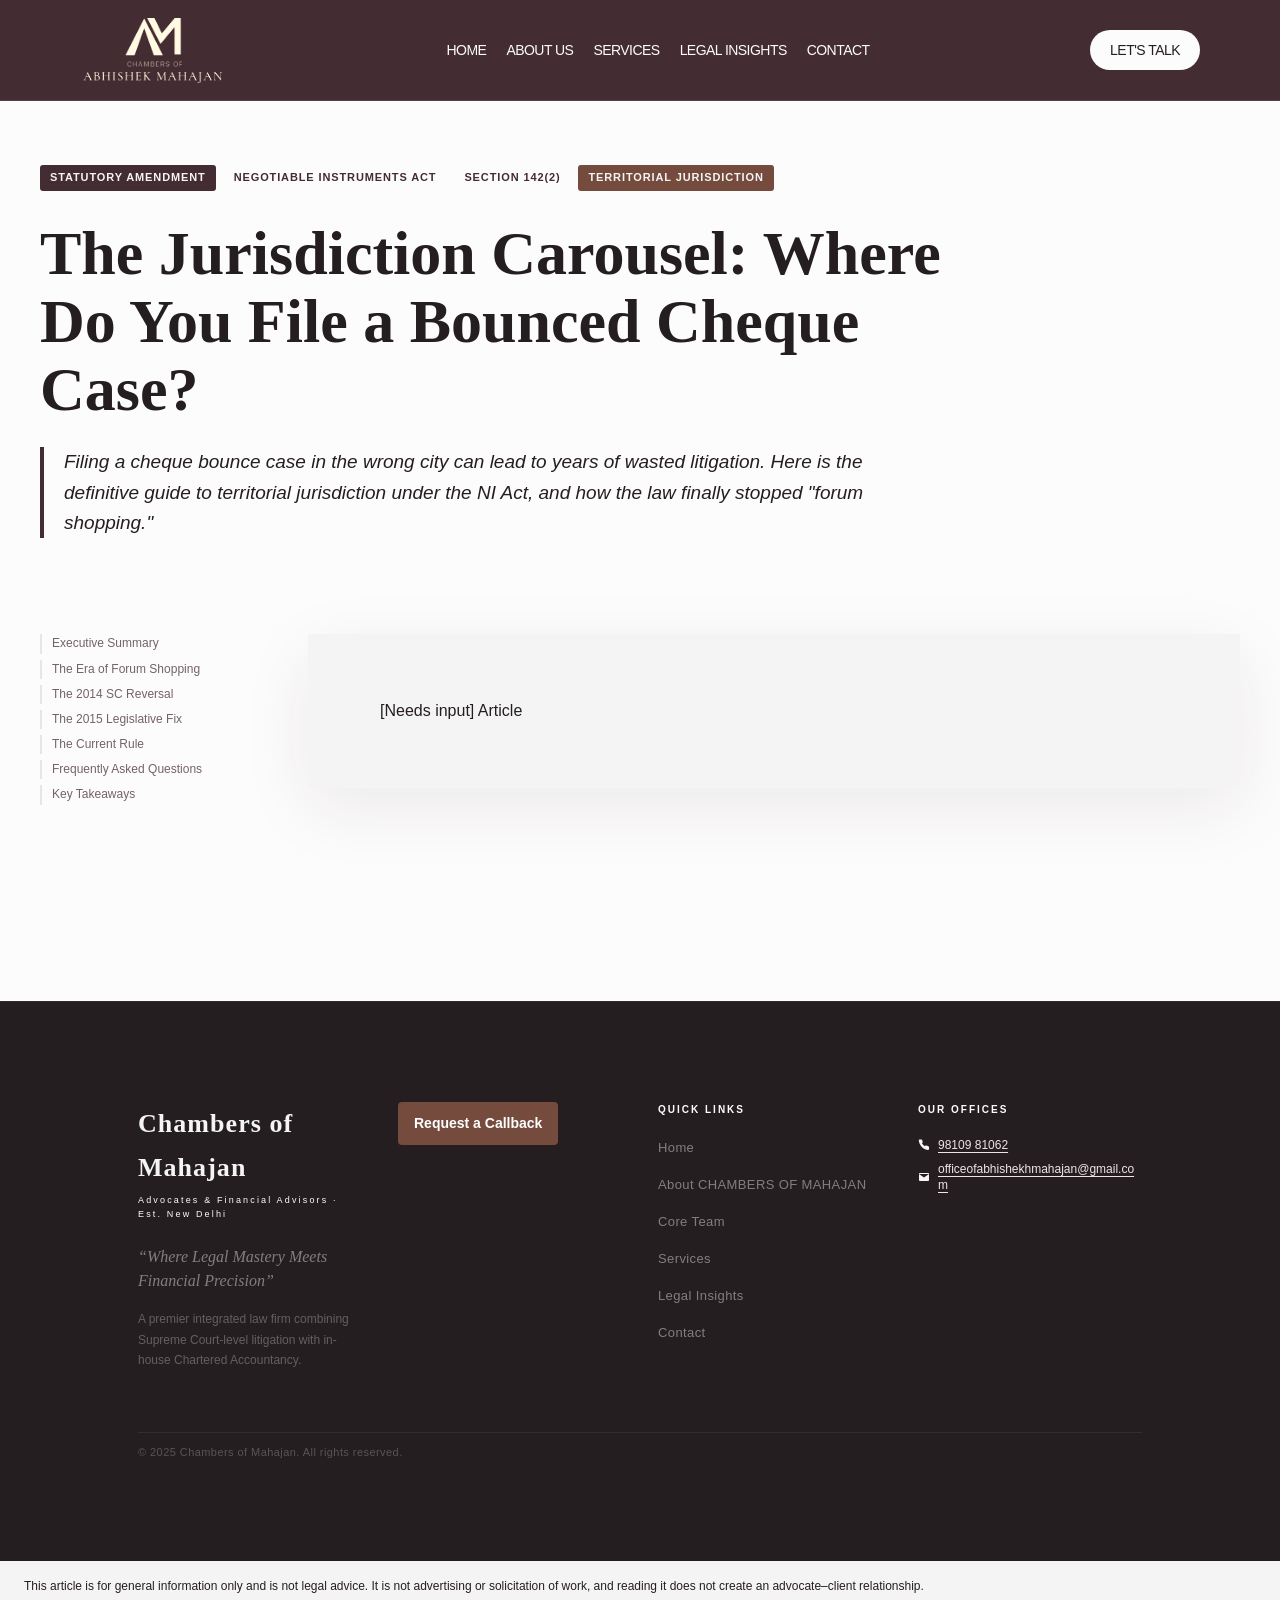
<file: blog/the-jurisdiction-carousel/index.html>
<!DOCTYPE html><html lang="en" class="jost_3e36cb27-module__GOVEQa__variable cormorant_garamond_97c65d7c-module__KWVokq__variable h-full"><head><meta charset="utf-8">
<meta http-equiv="Content-Security-Policy" content="default-src &#39;self&#39; data: blob:; script-src &#39;self&#39; &#39;unsafe-inline&#39; &#39;unsafe-eval&#39;; style-src &#39;self&#39; &#39;unsafe-inline&#39;; img-src &#39;self&#39; data: blob:; font-src &#39;self&#39; data:; media-src &#39;self&#39; data: blob:; connect-src &#39;self&#39;; frame-src &#39;self&#39;; worker-src &#39;self&#39; blob:; form-action &#39;self&#39;">


<meta name="viewport" content="width=device-width, initial-scale=1"><link rel="stylesheet" href="../../assets/site/_next/static/chunks/3c9st355b9h98.__q189041d8.css" data-precedence="next"><link rel="stylesheet" href="../../assets/site/_next/static/chunks/33ex3e_4hazko.__q189041d8.css" data-precedence="next"><link rel="preload" as="script" fetchpriority="low" href="../../assets/site/_next/static/chunks/0iq1i69206cyl.__q189041d8.js"><title>Chambers of Mahajan</title><meta name="description" content="Counsel grounded in the law&#39;s long tradition."><link rel="icon" href="data:image/svg+xml,%3Csvg%20xmlns%3D%22http%3A%2F%2Fwww.w3.org%2F2000%2Fsvg%22%20width%3D%22200%22%20height%3D%22200%22%20viewBox%3D%220%200%20200%20200%22%3E%3Cdefs%3E%3Cpath%20id%3D%22scl-monogram-ring%22%20d%3D%22M26%2C100a74%2C74%200%201%2C1%20148%2C0a74%2C74%200%201%2C1%20-148%2C0%22%2F%3E%3C%2Fdefs%3E%3Ccircle%20cx%3D%22100%22%20cy%3D%22100%22%20r%3D%2297%22%20fill%3D%22white%22%20stroke%3D%22%23432c32%22%20stroke-width%3D%223%22%2F%3E%3Ccircle%20cx%3D%22100%22%20cy%3D%22100%22%20r%3D%2258%22%20fill%3D%22none%22%20stroke%3D%22%23754b3e%22%20stroke-width%3D%221.5%22%2F%3E%3Ctext%20font-family%3D%22%26apos%3BLibre%20Baskerville%26apos%3B%2C%20Georgia%2C%20%26apos%3BTimes%20New%20Roman%26apos%3B%2C%20serif%22%20font-size%3D%2216%22%20letter-spacing%3D%222.88%22%20fill%3D%22%23432c32%22%3E%3CtextPath%20href%3D%22%23scl-monogram-ring%22%20startOffset%3D%2225%25%22%20text-anchor%3D%22middle%22%20dominant-baseline%3D%22middle%22%3ECHAMBERS%20OF%20MAHAJAN%3C%2FtextPath%3E%3C%2Ftext%3E%3Ctext%20x%3D%22100%22%20y%3D%22100%22%20text-anchor%3D%22middle%22%20dominant-baseline%3D%22central%22%20font-family%3D%22%26apos%3BLibre%20Baskerville%26apos%3B%2C%20Georgia%2C%20%26apos%3BTimes%20New%20Roman%26apos%3B%2C%20serif%22%20font-size%3D%2252%22%20font-weight%3D%22600%22%20fill%3D%22%23432c32%22%3ECM%3C%2Ftext%3E%3C%2Fsvg%3E"><link rel="stylesheet" href="../../brand/brand.css">
<style data-sclf-ua-colours>:where(button,input,select,textarea){color:var(--sar-color-auto-000000, #251e20)}:where(input,select,textarea){background-color:var(--sar-color-auto-ffffff, #f5f4f4)}</style><style data-sclf-logo-fit>img[data-sclf-logo]{object-fit:contain!important;max-height:100%!important}</style></head><body class="min-h-full flex flex-col bg-white"><div hidden=""></div><div class="min-h-screen bg-[#f8f3eb] text-[#1a1a1a]"><header class="sticky top-0 z-50 border-b border-white/10 bg-[#6b1f2a]" data-sar-section="blog-the-jurisdiction-carousel/s01-navigation" data-sar-type="navigation"><div class="mx-auto flex w-full max-w-[1570px] items-center justify-between px-5 py-4 sm:px-8 md:px-12 lg:px-20"><a class="inline-flex items-center" href="../../index.html"><span class="mahajan-logo"><img src="../../brand/mahajan-logo.jpg" alt="Chambers of Abhishek Mahajan" width="1188" height="750"></span></a><nav class="hidden items-center gap-5 md:flex"><a class="font-jost text-sm font-normal uppercase tracking-[-0.54px] text-[#f9f5ea] transition-opacity duration-200 hover:opacity-80" href="../../index.html">Home</a><a class="font-jost text-sm font-normal uppercase tracking-[-0.54px] text-[#f9f5ea] transition-opacity duration-200 hover:opacity-80" href="../../index.html#about-us">About Us</a><a class="font-jost text-sm font-normal uppercase tracking-[-0.54px] text-[#f9f5ea] transition-opacity duration-200 hover:opacity-80" href="../../index.html#services">Services</a><a class="font-jost text-sm font-normal uppercase tracking-[-0.54px] text-[#f9f5ea] transition-opacity duration-200 hover:opacity-80" href="../../blog/index.html">Legal Insights</a><a class="font-jost text-sm font-normal uppercase tracking-[-0.54px] text-[#f9f5ea] transition-opacity duration-200 hover:opacity-80" href="../../index.html#contact">Contact</a></nav><a class="desktop-talk rounded-full bg-[#f9f5ea] px-5 py-2.5 font-jost text-sm font-normal uppercase tracking-[-0.54px] text-[#1a1a1a] transition-all duration-200 hover:bg-white" href="../../index.html#contact">Let&#39;s talk</a>
    <details class="mobile-menu">
      <summary aria-label="Menu">
        <span class="mobile-menu-icon" aria-hidden="true"><span></span><span></span><span></span></span>
      </summary>
      <nav class="mobile-menu-links" aria-label="Mobile navigation">
        <a href="../../index.html">Home</a>
        <a href="../../index.html#about-us">About</a>
        <a href="../../index.html#services">Services</a>
        <a href="../../index.html#contact">Let’s Talk</a>
      </nav>
    </details>
</div></header>
<div class="w-full" data-sar-section="blog-the-jurisdiction-carousel/s02-faq" data-sar-type="faq"><main class="BlogArticle-module__iFhOjW__page"><header class="BlogArticle-module__iFhOjW__header"><div class="BlogArticle-module__iFhOjW__tagStrip"><span class="BlogArticle-module__iFhOjW__tag BlogArticle-module__iFhOjW__tagCourt">Statutory Amendment</span><span class="BlogArticle-module__iFhOjW__tag">Negotiable Instruments Act</span><span class="BlogArticle-module__iFhOjW__tag">Section 142(2)</span><span class="BlogArticle-module__iFhOjW__tag BlogArticle-module__iFhOjW__tagStatusYes">Territorial Jurisdiction</span></div><h1>The Jurisdiction Carousel: Where Do You File a Bounced Cheque Case?</h1><p class="BlogArticle-module__iFhOjW__articleDeck">Filing a cheque bounce case in the wrong city can lead to years of wasted litigation. Here is the definitive guide to territorial jurisdiction under the NI Act, and how the law finally stopped &quot;forum shopping.&quot;</p></header><div class="BlogArticle-module__iFhOjW__layout"><nav class="BlogArticle-module__iFhOjW__toc" aria-label=""><ul><li><a href="#executive-summary">Executive Summary</a></li><li><a href="#the-chaos">The Era of Forum Shopping</a></li><li><a href="#the-reversal">The 2014 SC Reversal</a></li><li><a href="#the-amendment">The 2015 Legislative Fix</a></li><li><a href="#ratio-decidendi">The Current Rule</a></li><li><a href="#frequently-asked-questions">Frequently Asked Questions</a></li><li><a href="#key-takeaways">Key Takeaways</a></li></ul></nav><article class="BlogArticle-module__iFhOjW__articleBody"><p>[Needs input] Article</p></article></div></main></div>
<footer class="relative flex w-full flex-col border-t border-white/[0.06] bg-[#111] px-5 sm:px-8 md:px-16 lg:px-[138px] py-14 md:py-[100px] mx-auto overflow-hidden" data-sar-section="blog-the-jurisdiction-carousel/s03-footer" data-sar-type="footer"><div class="flex w-full flex-col gap-10 md:gap-[61px]"><div class="footer-columns"><div data-reveal="true" class="sm:col-span-2 lg:col-span-1 max-w-[318px]" style="translate: none; rotate: none; scale: none; transform: translate(0px, 0px); opacity: 1;"><p class="font-cormorant text-[22px] md:text-[26px] font-semibold leading-[44.2px] tracking-[1.04px] text-white">Chambers of Mahajan</p><p class="mt-1 font-jost text-[9px] tracking-[2.16px] text-[#b8935a]">Advocates &amp; Financial Advisors · Est. New Delhi</p><p class="mt-6 font-cormorant text-base italic leading-6 text-white/45">“Where Legal Mastery Meets Financial Precision”</p><p class="mt-4 font-jost text-xs font-light leading-[20.4px] text-white/30">A premier integrated law firm combining Supreme Court-level litigation with in-house Chartered Accountancy.</p></div><div><a class="footer-callback" href="mailto:officeofabhishekhmahajan@gmail.com?subject=Callback%20request&amp;body=Hello%2C%20I%20would%20like%20to%20request%20a%20callback.%0A%0AName%3A%20%0APhone%20number%3A%20%0ABest%20time%20to%20call%3A%20">Request a Callback</a></div><div data-reveal="true" style="translate: none; rotate: none; scale: none; transform: translate(0px, 0px); opacity: 1;"><p class="font-jost text-[10px] font-semibold uppercase tracking-[2px] text-[#b8935a]">Quick Links</p><ul class="mt-5 space-y-[15px] font-jost text-[13px] font-light leading-[22.1px] tracking-[0.39px] text-white/45"><li><a class="transition-colors duration-200 hover:text-white/70" href="#">Home</a></li><li><a class="transition-colors duration-200 hover:text-white/70" href="#about-us">About CHAMBERS OF MAHAJAN</a></li><li><a class="transition-colors duration-200 hover:text-white/70" href="#team">Core Team</a></li><li><a class="transition-colors duration-200 hover:text-white/70" href="#services">Services</a></li><li><a class="transition-colors duration-200 hover:text-white/70" href="#blogs">Legal Insights</a></li><li><a class="transition-colors duration-200 hover:text-white/70" href="#contact">Contact</a></li></ul></div><div data-reveal="true" style="translate: none; rotate: none; scale: none; transform: translate(0px, 0px); opacity: 1;"><p class="font-jost text-[10px] font-semibold uppercase tracking-[2px] text-[#b8935a]">Our Offices</p><div class="mt-5 space-y-6"><div><p class="font-jost text-[11px] tracking-[1.1px] text-white/55"></p><p class="font-jost text-xs font-light leading-[20.4px] text-white/40"></p><div class="mt-2 flex items-center gap-2"><img alt="" loading="lazy" width="12" height="12" decoding="async" data-nimg="1" style="color:transparent" src="../../assets/site/images/footer-phone.__q189041d8.svg"><a class="footer-contact-link font-jost text-xs font-light text-white/40 transition-colors hover:text-white/60" href="tel:+919810981062">98109 81062</a></div><div class="mt-2 flex items-center gap-2"><img alt="" loading="lazy" width="12" height="12" decoding="async" data-nimg="1" style="color:transparent" src="../../assets/site/images/footer-email.__q189041d8.svg"><a class="footer-contact-link font-jost text-xs font-light text-white/40 break-all transition-colors hover:text-white/60" href="mailto:officeofabhishekhmahajan@gmail.com">officeofabhishekhmahajan@gmail.com</a></div></div></div></div></div><div data-reveal="true" class="border-t border-white/[0.07] pt-2.5" style="translate: none; rotate: none; scale: none; transform: translate(0px, 0px); opacity: 1;"><div class="flex flex-col sm:flex-row items-start sm:items-center justify-between gap-2 font-jost text-[11px] font-light leading-[18.7px]"><p class="tracking-[0.44px] text-white/25">© 2025 Chambers of Mahajan. All rights reserved.</p><p class="text-white/20"></p></div></div></div></footer>
</div><next-route-announcer style="position: absolute;"></next-route-announcer><aside data-sclf-disclaimer style="padding:16px 24px;font-size:12px;line-height:1.5;color:var(--sar-color-auto-000000, #251e20);background-color:var(--sar-color-auto-ffffff, #f5f4f4)">This article is for general information only and is not legal advice. It is not advertising or solicitation of work, and reading it does not create an advocate–client relationship.</aside><script src="../../runtime/mobile-menu.js" defer></script></body></html>
</file>
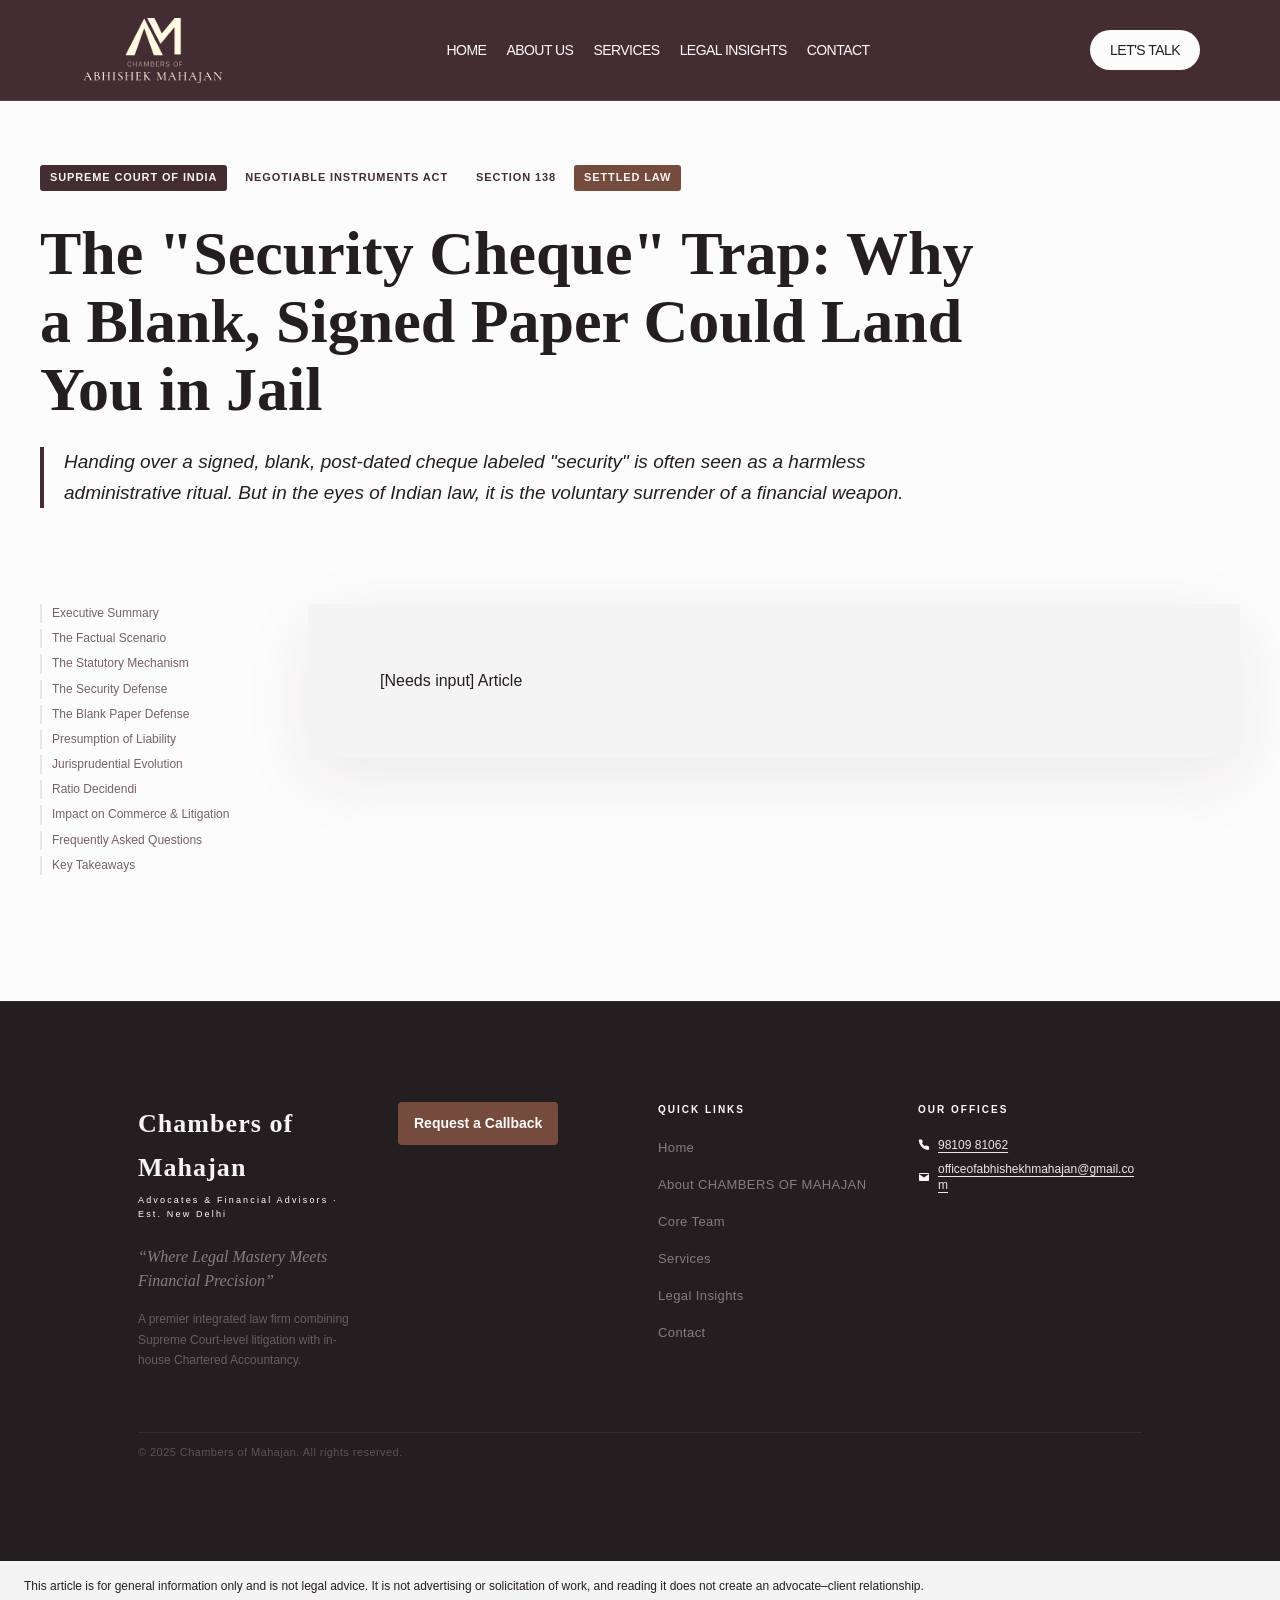
<file: blog/the-security-cheque-trap/index.html>
<!DOCTYPE html><html lang="en" class="jost_3e36cb27-module__GOVEQa__variable cormorant_garamond_97c65d7c-module__KWVokq__variable h-full"><head><meta charset="utf-8">
<meta http-equiv="Content-Security-Policy" content="default-src &#39;self&#39; data: blob:; script-src &#39;self&#39; &#39;unsafe-inline&#39; &#39;unsafe-eval&#39;; style-src &#39;self&#39; &#39;unsafe-inline&#39;; img-src &#39;self&#39; data: blob:; font-src &#39;self&#39; data:; media-src &#39;self&#39; data: blob:; connect-src &#39;self&#39;; frame-src &#39;self&#39;; worker-src &#39;self&#39; blob:; form-action &#39;self&#39;">


<meta name="viewport" content="width=device-width, initial-scale=1"><link rel="stylesheet" href="../../assets/site/_next/static/chunks/3c9st355b9h98.__q189041d8.css" data-precedence="next"><link rel="stylesheet" href="../../assets/site/_next/static/chunks/33ex3e_4hazko.__q189041d8.css" data-precedence="next"><link rel="preload" as="script" fetchpriority="low" href="../../assets/site/_next/static/chunks/0iq1i69206cyl.__q189041d8.js"><title>Chambers of Mahajan</title><meta name="description" content="Counsel grounded in the law&#39;s long tradition."><link rel="icon" href="data:image/svg+xml,%3Csvg%20xmlns%3D%22http%3A%2F%2Fwww.w3.org%2F2000%2Fsvg%22%20width%3D%22200%22%20height%3D%22200%22%20viewBox%3D%220%200%20200%20200%22%3E%3Cdefs%3E%3Cpath%20id%3D%22scl-monogram-ring%22%20d%3D%22M26%2C100a74%2C74%200%201%2C1%20148%2C0a74%2C74%200%201%2C1%20-148%2C0%22%2F%3E%3C%2Fdefs%3E%3Ccircle%20cx%3D%22100%22%20cy%3D%22100%22%20r%3D%2297%22%20fill%3D%22white%22%20stroke%3D%22%23432c32%22%20stroke-width%3D%223%22%2F%3E%3Ccircle%20cx%3D%22100%22%20cy%3D%22100%22%20r%3D%2258%22%20fill%3D%22none%22%20stroke%3D%22%23754b3e%22%20stroke-width%3D%221.5%22%2F%3E%3Ctext%20font-family%3D%22%26apos%3BLibre%20Baskerville%26apos%3B%2C%20Georgia%2C%20%26apos%3BTimes%20New%20Roman%26apos%3B%2C%20serif%22%20font-size%3D%2216%22%20letter-spacing%3D%222.88%22%20fill%3D%22%23432c32%22%3E%3CtextPath%20href%3D%22%23scl-monogram-ring%22%20startOffset%3D%2225%25%22%20text-anchor%3D%22middle%22%20dominant-baseline%3D%22middle%22%3ECHAMBERS%20OF%20MAHAJAN%3C%2FtextPath%3E%3C%2Ftext%3E%3Ctext%20x%3D%22100%22%20y%3D%22100%22%20text-anchor%3D%22middle%22%20dominant-baseline%3D%22central%22%20font-family%3D%22%26apos%3BLibre%20Baskerville%26apos%3B%2C%20Georgia%2C%20%26apos%3BTimes%20New%20Roman%26apos%3B%2C%20serif%22%20font-size%3D%2252%22%20font-weight%3D%22600%22%20fill%3D%22%23432c32%22%3ECM%3C%2Ftext%3E%3C%2Fsvg%3E"><link rel="stylesheet" href="../../brand/brand.css">
<style data-sclf-ua-colours>:where(button,input,select,textarea){color:var(--sar-color-auto-000000, #251e20)}:where(input,select,textarea){background-color:var(--sar-color-auto-ffffff, #f5f4f4)}</style><style data-sclf-logo-fit>img[data-sclf-logo]{object-fit:contain!important;max-height:100%!important}</style></head><body class="min-h-full flex flex-col bg-white"><div hidden=""></div><div class="min-h-screen bg-[#f8f3eb] text-[#1a1a1a]"><header class="sticky top-0 z-50 border-b border-white/10 bg-[#6b1f2a]" data-sar-section="blog-the-security-cheque-trap/s01-navigation" data-sar-type="navigation"><div class="mx-auto flex w-full max-w-[1570px] items-center justify-between px-5 py-4 sm:px-8 md:px-12 lg:px-20"><a class="inline-flex items-center" href="../../index.html"><span class="mahajan-logo"><img src="../../brand/mahajan-logo.jpg" alt="Chambers of Abhishek Mahajan" width="1188" height="750"></span></a><nav class="hidden items-center gap-5 md:flex"><a class="font-jost text-sm font-normal uppercase tracking-[-0.54px] text-[#f9f5ea] transition-opacity duration-200 hover:opacity-80" href="../../index.html">Home</a><a class="font-jost text-sm font-normal uppercase tracking-[-0.54px] text-[#f9f5ea] transition-opacity duration-200 hover:opacity-80" href="../../index.html#about-us">About Us</a><a class="font-jost text-sm font-normal uppercase tracking-[-0.54px] text-[#f9f5ea] transition-opacity duration-200 hover:opacity-80" href="../../index.html#services">Services</a><a class="font-jost text-sm font-normal uppercase tracking-[-0.54px] text-[#f9f5ea] transition-opacity duration-200 hover:opacity-80" href="../../blog/index.html">Legal Insights</a><a class="font-jost text-sm font-normal uppercase tracking-[-0.54px] text-[#f9f5ea] transition-opacity duration-200 hover:opacity-80" href="../../index.html#contact">Contact</a></nav><a class="desktop-talk rounded-full bg-[#f9f5ea] px-5 py-2.5 font-jost text-sm font-normal uppercase tracking-[-0.54px] text-[#1a1a1a] transition-all duration-200 hover:bg-white" href="../../index.html#contact">Let&#39;s talk</a>
    <details class="mobile-menu">
      <summary aria-label="Menu">
        <span class="mobile-menu-icon" aria-hidden="true"><span></span><span></span><span></span></span>
      </summary>
      <nav class="mobile-menu-links" aria-label="Mobile navigation">
        <a href="../../index.html">Home</a>
        <a href="../../index.html#about-us">About</a>
        <a href="../../index.html#services">Services</a>
        <a href="../../index.html#contact">Let’s Talk</a>
      </nav>
    </details>
</div></header>
<div class="w-full" data-sar-section="blog-the-security-cheque-trap/s02-faq" data-sar-type="faq"><main class="BlogArticle-module__iFhOjW__page"><header class="BlogArticle-module__iFhOjW__header"><div class="BlogArticle-module__iFhOjW__tagStrip"><span class="BlogArticle-module__iFhOjW__tag BlogArticle-module__iFhOjW__tagCourt">Supreme Court of India</span><span class="BlogArticle-module__iFhOjW__tag">Negotiable Instruments Act</span><span class="BlogArticle-module__iFhOjW__tag">Section 138</span><span class="BlogArticle-module__iFhOjW__tag BlogArticle-module__iFhOjW__tagStatusYes">Settled Law</span></div><h1>The &quot;Security Cheque&quot; Trap: Why a Blank, Signed Paper Could Land You in Jail</h1><p class="BlogArticle-module__iFhOjW__articleDeck">Handing over a signed, blank, post-dated cheque labeled &quot;security&quot; is often seen as a harmless administrative ritual. But in the eyes of Indian law, it is the voluntary surrender of a financial weapon.</p></header><div class="BlogArticle-module__iFhOjW__layout"><nav class="BlogArticle-module__iFhOjW__toc" aria-label=""><ul><li><a href="#executive-summary">Executive Summary</a></li><li><a href="#factual-scenario">The Factual Scenario</a></li><li><a href="#statutory-mechanism">The Statutory Mechanism</a></li><li><a href="#security-defense">The Security Defense</a></li><li><a href="#blank-paper-defense">The Blank Paper Defense</a></li><li><a href="#presumption-liability">Presumption of Liability</a></li><li><a href="#jurisprudential-evolution">Jurisprudential Evolution</a></li><li><a href="#ratio-decidendi">Ratio Decidendi</a></li><li><a href="#impact-on-practice">Impact on Commerce &amp; Litigation</a></li><li><a href="#frequently-asked-questions">Frequently Asked Questions</a></li><li><a href="#key-takeaways">Key Takeaways</a></li></ul></nav><article class="BlogArticle-module__iFhOjW__articleBody"><p>[Needs input] Article</p></article></div></main></div>
<footer class="relative flex w-full flex-col border-t border-white/[0.06] bg-[#111] px-5 sm:px-8 md:px-16 lg:px-[138px] py-14 md:py-[100px] mx-auto overflow-hidden" data-sar-section="blog-the-security-cheque-trap/s03-footer" data-sar-type="footer"><div class="flex w-full flex-col gap-10 md:gap-[61px]"><div class="footer-columns"><div data-reveal="true" class="sm:col-span-2 lg:col-span-1 max-w-[318px]" style="translate: none; rotate: none; scale: none; transform: translate(0px, 0px); opacity: 1;"><p class="font-cormorant text-[22px] md:text-[26px] font-semibold leading-[44.2px] tracking-[1.04px] text-white">Chambers of Mahajan</p><p class="mt-1 font-jost text-[9px] tracking-[2.16px] text-[#b8935a]">Advocates &amp; Financial Advisors · Est. New Delhi</p><p class="mt-6 font-cormorant text-base italic leading-6 text-white/45">“Where Legal Mastery Meets Financial Precision”</p><p class="mt-4 font-jost text-xs font-light leading-[20.4px] text-white/30">A premier integrated law firm combining Supreme Court-level litigation with in-house Chartered Accountancy.</p></div><div><a class="footer-callback" href="mailto:officeofabhishekhmahajan@gmail.com?subject=Callback%20request&amp;body=Hello%2C%20I%20would%20like%20to%20request%20a%20callback.%0A%0AName%3A%20%0APhone%20number%3A%20%0ABest%20time%20to%20call%3A%20">Request a Callback</a></div><div data-reveal="true" style="translate: none; rotate: none; scale: none; transform: translate(0px, 0px); opacity: 1;"><p class="font-jost text-[10px] font-semibold uppercase tracking-[2px] text-[#b8935a]">Quick Links</p><ul class="mt-5 space-y-[15px] font-jost text-[13px] font-light leading-[22.1px] tracking-[0.39px] text-white/45"><li><a class="transition-colors duration-200 hover:text-white/70" href="#">Home</a></li><li><a class="transition-colors duration-200 hover:text-white/70" href="#about-us">About CHAMBERS OF MAHAJAN</a></li><li><a class="transition-colors duration-200 hover:text-white/70" href="#team">Core Team</a></li><li><a class="transition-colors duration-200 hover:text-white/70" href="#services">Services</a></li><li><a class="transition-colors duration-200 hover:text-white/70" href="#blogs">Legal Insights</a></li><li><a class="transition-colors duration-200 hover:text-white/70" href="#contact">Contact</a></li></ul></div><div data-reveal="true" style="translate: none; rotate: none; scale: none; transform: translate(0px, 0px); opacity: 1;"><p class="font-jost text-[10px] font-semibold uppercase tracking-[2px] text-[#b8935a]">Our Offices</p><div class="mt-5 space-y-6"><div><p class="font-jost text-[11px] tracking-[1.1px] text-white/55"></p><p class="font-jost text-xs font-light leading-[20.4px] text-white/40"></p><div class="mt-2 flex items-center gap-2"><img alt="" loading="lazy" width="12" height="12" decoding="async" data-nimg="1" style="color:transparent" src="../../assets/site/images/footer-phone.__q189041d8.svg"><a class="footer-contact-link font-jost text-xs font-light text-white/40 transition-colors hover:text-white/60" href="tel:+919810981062">98109 81062</a></div><div class="mt-2 flex items-center gap-2"><img alt="" loading="lazy" width="12" height="12" decoding="async" data-nimg="1" style="color:transparent" src="../../assets/site/images/footer-email.__q189041d8.svg"><a class="footer-contact-link font-jost text-xs font-light text-white/40 break-all transition-colors hover:text-white/60" href="mailto:officeofabhishekhmahajan@gmail.com">officeofabhishekhmahajan@gmail.com</a></div></div></div></div></div><div data-reveal="true" class="border-t border-white/[0.07] pt-2.5" style="translate: none; rotate: none; scale: none; transform: translate(0px, 0px); opacity: 1;"><div class="flex flex-col sm:flex-row items-start sm:items-center justify-between gap-2 font-jost text-[11px] font-light leading-[18.7px]"><p class="tracking-[0.44px] text-white/25">© 2025 Chambers of Mahajan. All rights reserved.</p><p class="text-white/20"></p></div></div></div></footer>
</div><next-route-announcer style="position: absolute;"></next-route-announcer><aside data-sclf-disclaimer style="padding:16px 24px;font-size:12px;line-height:1.5;color:var(--sar-color-auto-000000, #251e20);background-color:var(--sar-color-auto-ffffff, #f5f4f4)">This article is for general information only and is not legal advice. It is not advertising or solicitation of work, and reading it does not create an advocate–client relationship.</aside><script src="../../runtime/mobile-menu.js" defer></script></body></html>
</file>
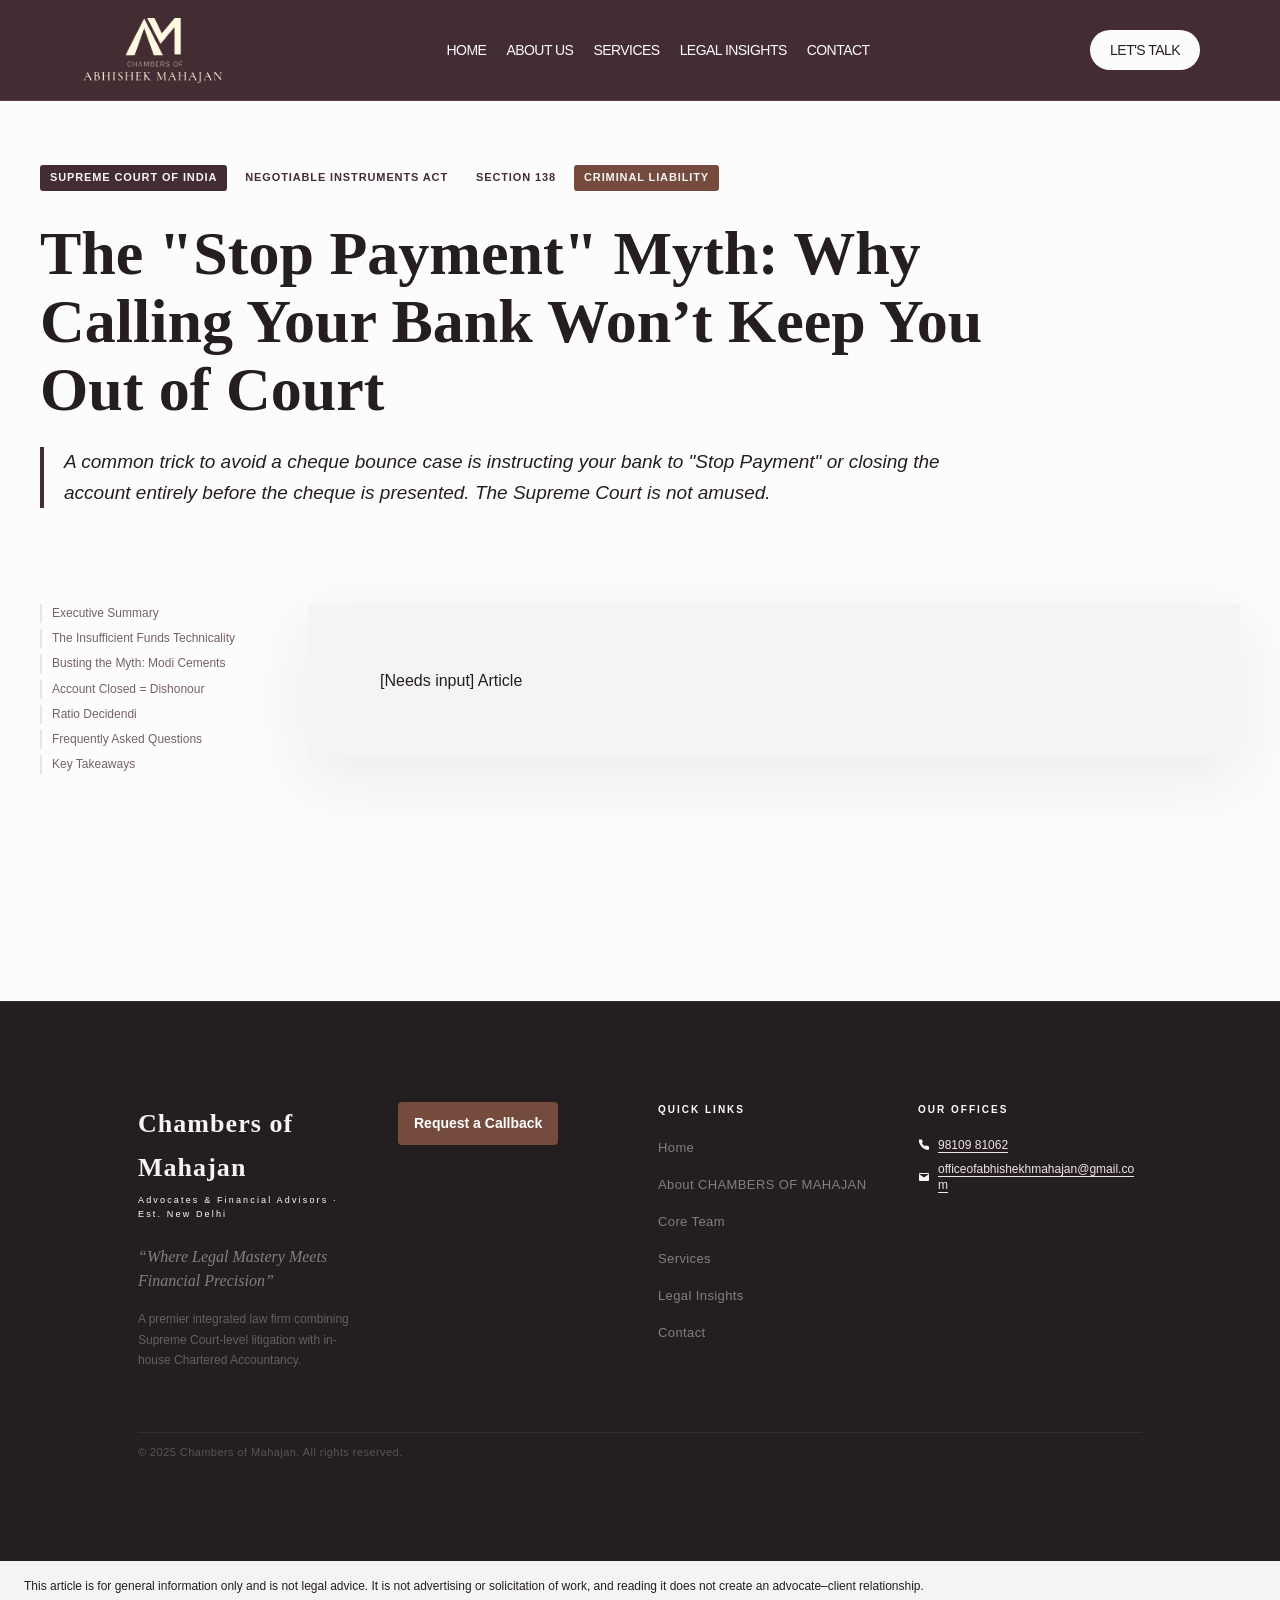
<file: blog/the-stop-payment-myth/index.html>
<!DOCTYPE html><html lang="en" class="jost_3e36cb27-module__GOVEQa__variable cormorant_garamond_97c65d7c-module__KWVokq__variable h-full"><head><meta charset="utf-8">
<meta http-equiv="Content-Security-Policy" content="default-src &#39;self&#39; data: blob:; script-src &#39;self&#39; &#39;unsafe-inline&#39; &#39;unsafe-eval&#39;; style-src &#39;self&#39; &#39;unsafe-inline&#39;; img-src &#39;self&#39; data: blob:; font-src &#39;self&#39; data:; media-src &#39;self&#39; data: blob:; connect-src &#39;self&#39;; frame-src &#39;self&#39;; worker-src &#39;self&#39; blob:; form-action &#39;self&#39;">


<meta name="viewport" content="width=device-width, initial-scale=1"><link rel="stylesheet" href="../../assets/site/_next/static/chunks/3c9st355b9h98.__q189041d8.css" data-precedence="next"><link rel="stylesheet" href="../../assets/site/_next/static/chunks/33ex3e_4hazko.__q189041d8.css" data-precedence="next"><link rel="preload" as="script" fetchpriority="low" href="../../assets/site/_next/static/chunks/0iq1i69206cyl.__q189041d8.js"><title>Chambers of Mahajan</title><meta name="description" content="Counsel grounded in the law&#39;s long tradition."><link rel="icon" href="data:image/svg+xml,%3Csvg%20xmlns%3D%22http%3A%2F%2Fwww.w3.org%2F2000%2Fsvg%22%20width%3D%22200%22%20height%3D%22200%22%20viewBox%3D%220%200%20200%20200%22%3E%3Cdefs%3E%3Cpath%20id%3D%22scl-monogram-ring%22%20d%3D%22M26%2C100a74%2C74%200%201%2C1%20148%2C0a74%2C74%200%201%2C1%20-148%2C0%22%2F%3E%3C%2Fdefs%3E%3Ccircle%20cx%3D%22100%22%20cy%3D%22100%22%20r%3D%2297%22%20fill%3D%22white%22%20stroke%3D%22%23432c32%22%20stroke-width%3D%223%22%2F%3E%3Ccircle%20cx%3D%22100%22%20cy%3D%22100%22%20r%3D%2258%22%20fill%3D%22none%22%20stroke%3D%22%23754b3e%22%20stroke-width%3D%221.5%22%2F%3E%3Ctext%20font-family%3D%22%26apos%3BLibre%20Baskerville%26apos%3B%2C%20Georgia%2C%20%26apos%3BTimes%20New%20Roman%26apos%3B%2C%20serif%22%20font-size%3D%2216%22%20letter-spacing%3D%222.88%22%20fill%3D%22%23432c32%22%3E%3CtextPath%20href%3D%22%23scl-monogram-ring%22%20startOffset%3D%2225%25%22%20text-anchor%3D%22middle%22%20dominant-baseline%3D%22middle%22%3ECHAMBERS%20OF%20MAHAJAN%3C%2FtextPath%3E%3C%2Ftext%3E%3Ctext%20x%3D%22100%22%20y%3D%22100%22%20text-anchor%3D%22middle%22%20dominant-baseline%3D%22central%22%20font-family%3D%22%26apos%3BLibre%20Baskerville%26apos%3B%2C%20Georgia%2C%20%26apos%3BTimes%20New%20Roman%26apos%3B%2C%20serif%22%20font-size%3D%2252%22%20font-weight%3D%22600%22%20fill%3D%22%23432c32%22%3ECM%3C%2Ftext%3E%3C%2Fsvg%3E"><link rel="stylesheet" href="../../brand/brand.css">
<style data-sclf-ua-colours>:where(button,input,select,textarea){color:var(--sar-color-auto-000000, #251e20)}:where(input,select,textarea){background-color:var(--sar-color-auto-ffffff, #f5f4f4)}</style><style data-sclf-logo-fit>img[data-sclf-logo]{object-fit:contain!important;max-height:100%!important}</style></head><body class="min-h-full flex flex-col bg-white"><div hidden=""></div><div class="min-h-screen bg-[#f8f3eb] text-[#1a1a1a]"><header class="sticky top-0 z-50 border-b border-white/10 bg-[#6b1f2a]" data-sar-section="blog-the-stop-payment-myth/s01-navigation" data-sar-type="navigation"><div class="mx-auto flex w-full max-w-[1570px] items-center justify-between px-5 py-4 sm:px-8 md:px-12 lg:px-20"><a class="inline-flex items-center" href="../../index.html"><span class="mahajan-logo"><img src="../../brand/mahajan-logo.jpg" alt="Chambers of Abhishek Mahajan" width="1188" height="750"></span></a><nav class="hidden items-center gap-5 md:flex"><a class="font-jost text-sm font-normal uppercase tracking-[-0.54px] text-[#f9f5ea] transition-opacity duration-200 hover:opacity-80" href="../../index.html">Home</a><a class="font-jost text-sm font-normal uppercase tracking-[-0.54px] text-[#f9f5ea] transition-opacity duration-200 hover:opacity-80" href="../../index.html#about-us">About Us</a><a class="font-jost text-sm font-normal uppercase tracking-[-0.54px] text-[#f9f5ea] transition-opacity duration-200 hover:opacity-80" href="../../index.html#services">Services</a><a class="font-jost text-sm font-normal uppercase tracking-[-0.54px] text-[#f9f5ea] transition-opacity duration-200 hover:opacity-80" href="../../blog/index.html">Legal Insights</a><a class="font-jost text-sm font-normal uppercase tracking-[-0.54px] text-[#f9f5ea] transition-opacity duration-200 hover:opacity-80" href="../../index.html#contact">Contact</a></nav><a class="desktop-talk rounded-full bg-[#f9f5ea] px-5 py-2.5 font-jost text-sm font-normal uppercase tracking-[-0.54px] text-[#1a1a1a] transition-all duration-200 hover:bg-white" href="../../index.html#contact">Let&#39;s talk</a>
    <details class="mobile-menu">
      <summary aria-label="Menu">
        <span class="mobile-menu-icon" aria-hidden="true"><span></span><span></span><span></span></span>
      </summary>
      <nav class="mobile-menu-links" aria-label="Mobile navigation">
        <a href="../../index.html">Home</a>
        <a href="../../index.html#about-us">About</a>
        <a href="../../index.html#services">Services</a>
        <a href="../../index.html#contact">Let’s Talk</a>
      </nav>
    </details>
</div></header>
<div class="w-full" data-sar-section="blog-the-stop-payment-myth/s02-faq" data-sar-type="faq"><main class="BlogArticle-module__iFhOjW__page"><header class="BlogArticle-module__iFhOjW__header"><div class="BlogArticle-module__iFhOjW__tagStrip"><span class="BlogArticle-module__iFhOjW__tag BlogArticle-module__iFhOjW__tagCourt">Supreme Court of India</span><span class="BlogArticle-module__iFhOjW__tag">Negotiable Instruments Act</span><span class="BlogArticle-module__iFhOjW__tag">Section 138</span><span class="BlogArticle-module__iFhOjW__tag BlogArticle-module__iFhOjW__tagStatusYes">Criminal Liability</span></div><h1>The &quot;Stop Payment&quot; Myth: Why Calling Your Bank Won’t Keep You Out of Court</h1><p class="BlogArticle-module__iFhOjW__articleDeck">A common trick to avoid a cheque bounce case is instructing your bank to &quot;Stop Payment&quot; or closing the account entirely before the cheque is presented. The Supreme Court is not amused.</p></header><div class="BlogArticle-module__iFhOjW__layout"><nav class="BlogArticle-module__iFhOjW__toc" aria-label=""><ul><li><a href="#executive-summary">Executive Summary</a></li><li><a href="#the-technicality">The Insufficient Funds Technicality</a></li><li><a href="#modi-cements">Busting the Myth: Modi Cements</a></li><li><a href="#account-closed">Account Closed = Dishonour</a></li><li><a href="#ratio-decidendi">Ratio Decidendi</a></li><li><a href="#frequently-asked-questions">Frequently Asked Questions</a></li><li><a href="#key-takeaways">Key Takeaways</a></li></ul></nav><article class="BlogArticle-module__iFhOjW__articleBody"><p>[Needs input] Article</p></article></div></main></div>
<footer class="relative flex w-full flex-col border-t border-white/[0.06] bg-[#111] px-5 sm:px-8 md:px-16 lg:px-[138px] py-14 md:py-[100px] mx-auto overflow-hidden" data-sar-section="blog-the-stop-payment-myth/s03-footer" data-sar-type="footer"><div class="flex w-full flex-col gap-10 md:gap-[61px]"><div class="footer-columns"><div data-reveal="true" class="sm:col-span-2 lg:col-span-1 max-w-[318px]" style="translate: none; rotate: none; scale: none; transform: translate(0px, 0px); opacity: 1;"><p class="font-cormorant text-[22px] md:text-[26px] font-semibold leading-[44.2px] tracking-[1.04px] text-white">Chambers of Mahajan</p><p class="mt-1 font-jost text-[9px] tracking-[2.16px] text-[#b8935a]">Advocates &amp; Financial Advisors · Est. New Delhi</p><p class="mt-6 font-cormorant text-base italic leading-6 text-white/45">“Where Legal Mastery Meets Financial Precision”</p><p class="mt-4 font-jost text-xs font-light leading-[20.4px] text-white/30">A premier integrated law firm combining Supreme Court-level litigation with in-house Chartered Accountancy.</p></div><div><a class="footer-callback" href="mailto:officeofabhishekhmahajan@gmail.com?subject=Callback%20request&amp;body=Hello%2C%20I%20would%20like%20to%20request%20a%20callback.%0A%0AName%3A%20%0APhone%20number%3A%20%0ABest%20time%20to%20call%3A%20">Request a Callback</a></div><div data-reveal="true" style="translate: none; rotate: none; scale: none; transform: translate(0px, 0px); opacity: 1;"><p class="font-jost text-[10px] font-semibold uppercase tracking-[2px] text-[#b8935a]">Quick Links</p><ul class="mt-5 space-y-[15px] font-jost text-[13px] font-light leading-[22.1px] tracking-[0.39px] text-white/45"><li><a class="transition-colors duration-200 hover:text-white/70" href="#">Home</a></li><li><a class="transition-colors duration-200 hover:text-white/70" href="#about-us">About CHAMBERS OF MAHAJAN</a></li><li><a class="transition-colors duration-200 hover:text-white/70" href="#team">Core Team</a></li><li><a class="transition-colors duration-200 hover:text-white/70" href="#services">Services</a></li><li><a class="transition-colors duration-200 hover:text-white/70" href="#blogs">Legal Insights</a></li><li><a class="transition-colors duration-200 hover:text-white/70" href="#contact">Contact</a></li></ul></div><div data-reveal="true" style="translate: none; rotate: none; scale: none; transform: translate(0px, 0px); opacity: 1;"><p class="font-jost text-[10px] font-semibold uppercase tracking-[2px] text-[#b8935a]">Our Offices</p><div class="mt-5 space-y-6"><div><p class="font-jost text-[11px] tracking-[1.1px] text-white/55"></p><p class="font-jost text-xs font-light leading-[20.4px] text-white/40"></p><div class="mt-2 flex items-center gap-2"><img alt="" loading="lazy" width="12" height="12" decoding="async" data-nimg="1" style="color:transparent" src="../../assets/site/images/footer-phone.__q189041d8.svg"><a class="footer-contact-link font-jost text-xs font-light text-white/40 transition-colors hover:text-white/60" href="tel:+919810981062">98109 81062</a></div><div class="mt-2 flex items-center gap-2"><img alt="" loading="lazy" width="12" height="12" decoding="async" data-nimg="1" style="color:transparent" src="../../assets/site/images/footer-email.__q189041d8.svg"><a class="footer-contact-link font-jost text-xs font-light text-white/40 break-all transition-colors hover:text-white/60" href="mailto:officeofabhishekhmahajan@gmail.com">officeofabhishekhmahajan@gmail.com</a></div></div></div></div></div><div data-reveal="true" class="border-t border-white/[0.07] pt-2.5" style="translate: none; rotate: none; scale: none; transform: translate(0px, 0px); opacity: 1;"><div class="flex flex-col sm:flex-row items-start sm:items-center justify-between gap-2 font-jost text-[11px] font-light leading-[18.7px]"><p class="tracking-[0.44px] text-white/25">© 2025 Chambers of Mahajan. All rights reserved.</p><p class="text-white/20"></p></div></div></div></footer>
</div><next-route-announcer style="position: absolute;"></next-route-announcer><aside data-sclf-disclaimer style="padding:16px 24px;font-size:12px;line-height:1.5;color:var(--sar-color-auto-000000, #251e20);background-color:var(--sar-color-auto-ffffff, #f5f4f4)">This article is for general information only and is not legal advice. It is not advertising or solicitation of work, and reading it does not create an advocate–client relationship.</aside><script src="../../runtime/mobile-menu.js" defer></script></body></html>
</file>
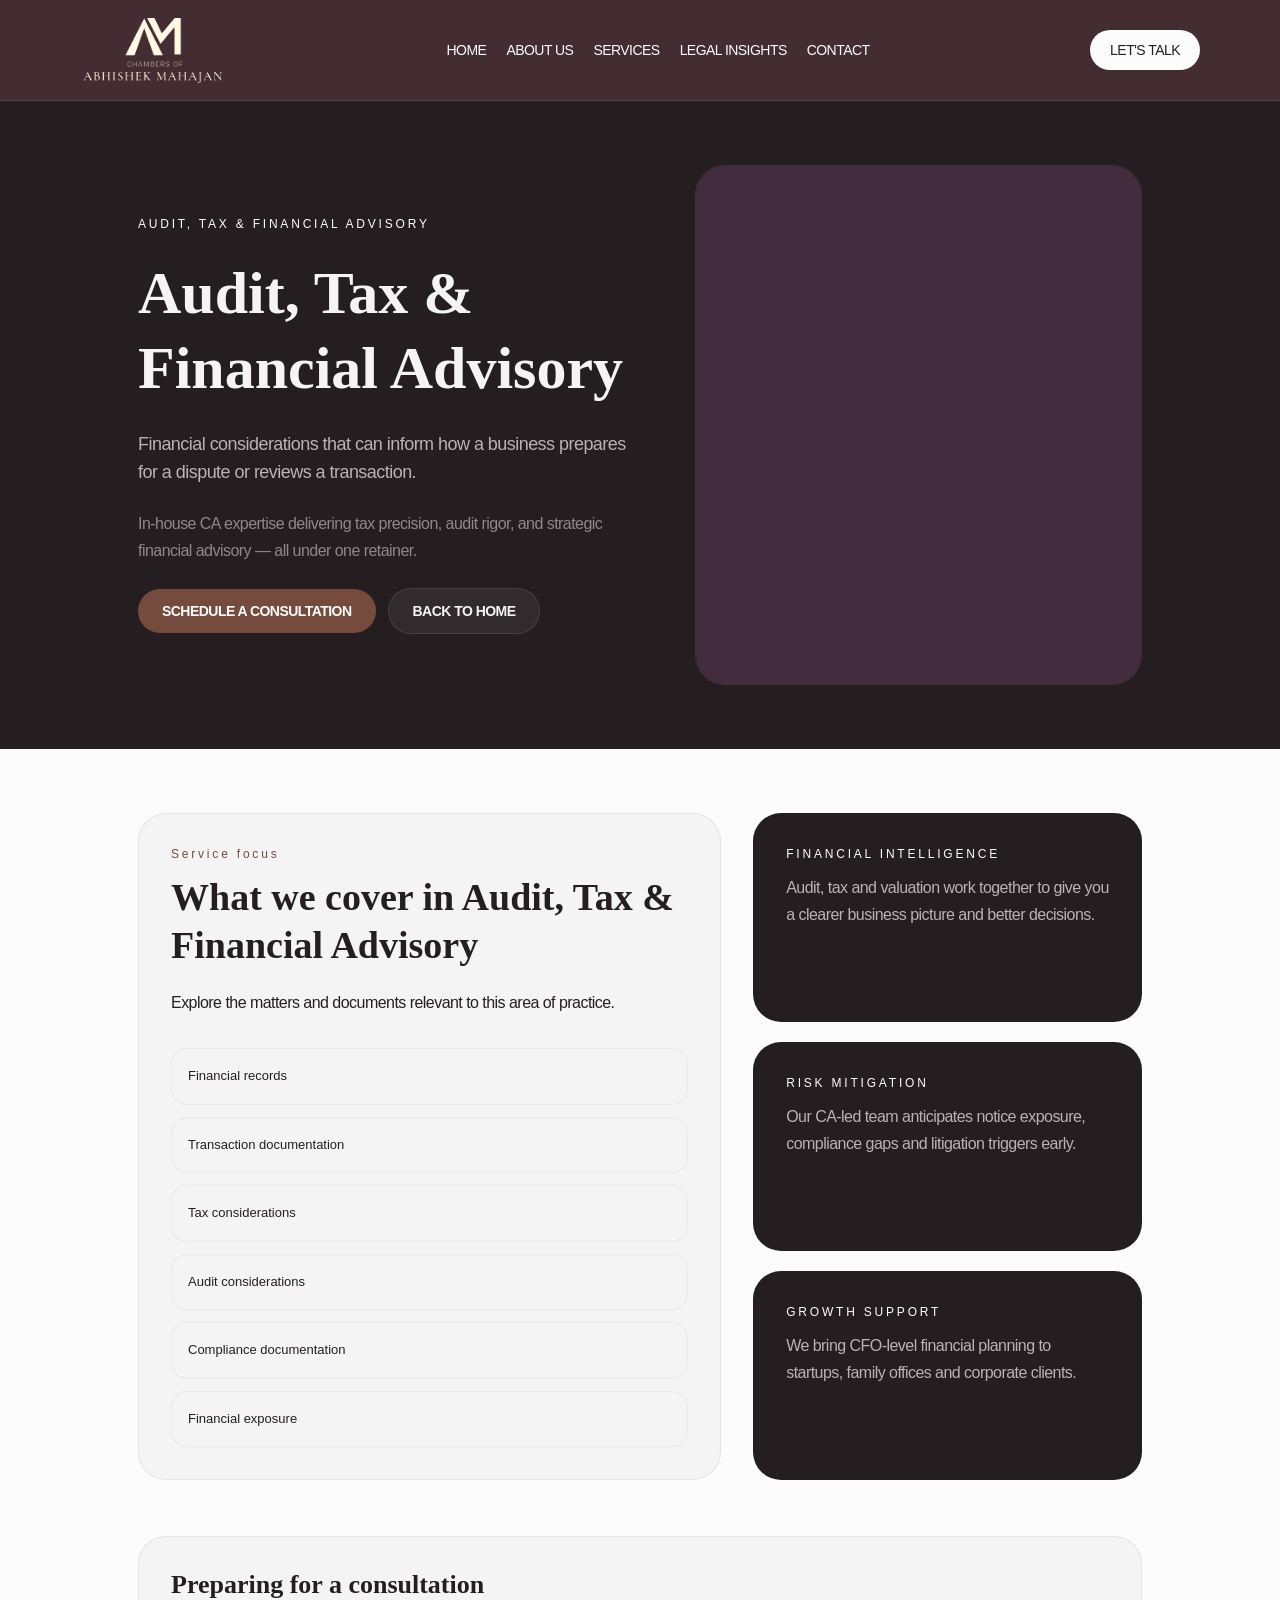
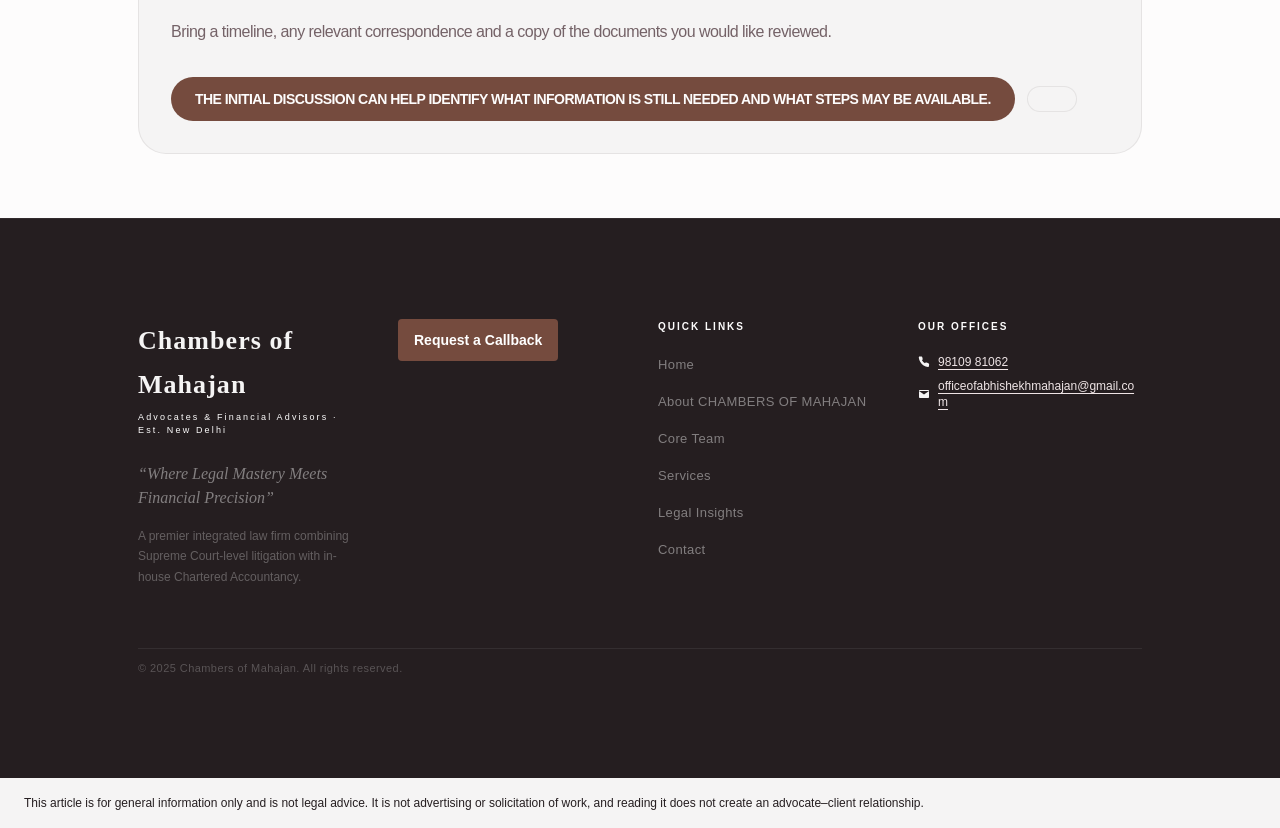
<file: services/audit-tax-financial-advisory/index.html>
<!DOCTYPE html><html lang="en" class="jost_3e36cb27-module__GOVEQa__variable cormorant_garamond_97c65d7c-module__KWVokq__variable h-full"><head><meta charset="utf-8">
<meta http-equiv="Content-Security-Policy" content="default-src &#39;self&#39; data: blob:; script-src &#39;self&#39; &#39;unsafe-inline&#39; &#39;unsafe-eval&#39;; style-src &#39;self&#39; &#39;unsafe-inline&#39;; img-src &#39;self&#39; data: blob:; font-src &#39;self&#39; data:; media-src &#39;self&#39; data: blob:; connect-src &#39;self&#39;; frame-src &#39;self&#39;; worker-src &#39;self&#39; blob:; form-action &#39;self&#39;">


<meta name="viewport" content="width=device-width, initial-scale=1"><link rel="stylesheet" href="../../assets/site/_next/static/chunks/3c9st355b9h98.__q189041d8.css" data-precedence="next"><link rel="preload" as="script" fetchpriority="low" href="../../assets/site/_next/static/chunks/0iq1i69206cyl.__q189041d8.js"><title>Audit, Tax &amp; Financial Advisory | Chambers of Mahajan</title><meta name="description" content="Counsel grounded in the law&#39;s long tradition."><link rel="icon" href="data:image/svg+xml,%3Csvg%20xmlns%3D%22http%3A%2F%2Fwww.w3.org%2F2000%2Fsvg%22%20width%3D%22200%22%20height%3D%22200%22%20viewBox%3D%220%200%20200%20200%22%3E%3Cdefs%3E%3Cpath%20id%3D%22scl-monogram-ring%22%20d%3D%22M26%2C100a74%2C74%200%201%2C1%20148%2C0a74%2C74%200%201%2C1%20-148%2C0%22%2F%3E%3C%2Fdefs%3E%3Ccircle%20cx%3D%22100%22%20cy%3D%22100%22%20r%3D%2297%22%20fill%3D%22white%22%20stroke%3D%22%23432c32%22%20stroke-width%3D%223%22%2F%3E%3Ccircle%20cx%3D%22100%22%20cy%3D%22100%22%20r%3D%2258%22%20fill%3D%22none%22%20stroke%3D%22%23754b3e%22%20stroke-width%3D%221.5%22%2F%3E%3Ctext%20font-family%3D%22%26apos%3BLibre%20Baskerville%26apos%3B%2C%20Georgia%2C%20%26apos%3BTimes%20New%20Roman%26apos%3B%2C%20serif%22%20font-size%3D%2216%22%20letter-spacing%3D%222.88%22%20fill%3D%22%23432c32%22%3E%3CtextPath%20href%3D%22%23scl-monogram-ring%22%20startOffset%3D%2225%25%22%20text-anchor%3D%22middle%22%20dominant-baseline%3D%22middle%22%3ECHAMBERS%20OF%20MAHAJAN%3C%2FtextPath%3E%3C%2Ftext%3E%3Ctext%20x%3D%22100%22%20y%3D%22100%22%20text-anchor%3D%22middle%22%20dominant-baseline%3D%22central%22%20font-family%3D%22%26apos%3BLibre%20Baskerville%26apos%3B%2C%20Georgia%2C%20%26apos%3BTimes%20New%20Roman%26apos%3B%2C%20serif%22%20font-size%3D%2252%22%20font-weight%3D%22600%22%20fill%3D%22%23432c32%22%3ECM%3C%2Ftext%3E%3C%2Fsvg%3E"><link rel="stylesheet" href="../../brand/brand.css">
<style data-sclf-ua-colours>:where(button,input,select,textarea){color:var(--sar-color-auto-000000, #251e20)}:where(input,select,textarea){background-color:var(--sar-color-auto-ffffff, #f5f4f4)}</style><style data-sclf-logo-fit>img[data-sclf-logo]{object-fit:contain!important;max-height:100%!important}</style></head><body class="min-h-full flex flex-col bg-white"><div hidden=""></div><div class="min-h-screen bg-[#f8f3eb] text-[#1a1a1a]"><header class="sticky top-0 z-50 border-b border-white/10 bg-[#6b1f2a]" data-sar-section="services-audit-tax-financial-advisory/s01-navigation" data-sar-type="navigation"><div class="mx-auto flex w-full max-w-[1570px] items-center justify-between px-5 py-4 sm:px-8 md:px-12 lg:px-20"><a class="inline-flex items-center" href="../../index.html"><span class="mahajan-logo"><img src="../../brand/mahajan-logo.jpg" alt="Chambers of Abhishek Mahajan" width="1188" height="750"></span></a><nav class="hidden items-center gap-5 md:flex"><a class="font-jost text-sm font-normal uppercase tracking-[-0.54px] text-[#f9f5ea] transition-opacity duration-200 hover:opacity-80" href="../../index.html">Home</a><a class="font-jost text-sm font-normal uppercase tracking-[-0.54px] text-[#f9f5ea] transition-opacity duration-200 hover:opacity-80" href="../../index.html#about-us">About Us</a><a class="font-jost text-sm font-normal uppercase tracking-[-0.54px] text-[#f9f5ea] transition-opacity duration-200 hover:opacity-80" href="../../index.html#services">Services</a><a class="font-jost text-sm font-normal uppercase tracking-[-0.54px] text-[#f9f5ea] transition-opacity duration-200 hover:opacity-80" href="../../blog/index.html">Legal Insights</a><a class="font-jost text-sm font-normal uppercase tracking-[-0.54px] text-[#f9f5ea] transition-opacity duration-200 hover:opacity-80" href="../../index.html#contact">Contact</a></nav><a class="desktop-talk rounded-full bg-[#f9f5ea] px-5 py-2.5 font-jost text-sm font-normal uppercase tracking-[-0.54px] text-[#1a1a1a] transition-all duration-200 hover:bg-white" href="../../index.html#contact">Let&#39;s talk</a>
    <details class="mobile-menu">
      <summary aria-label="Menu">
        <span class="mobile-menu-icon" aria-hidden="true"><span></span><span></span><span></span></span>
      </summary>
      <nav class="mobile-menu-links" aria-label="Mobile navigation">
        <a href="../../index.html">Home</a>
        <a href="../../index.html#about-us">About</a>
        <a href="../../index.html#services">Services</a>
        <a href="../../index.html#contact">Let’s Talk</a>
      </nav>
    </details>
</div></header>
<div class="w-full" data-sar-section="services-audit-tax-financial-advisory/s02-hero" data-sar-type="hero"><main class="flex min-h-screen flex-col bg-[#f8f3eb] text-[#1a1a1a]"><section class="relative overflow-hidden bg-[#1a1a1a] px-5 py-16 sm:px-8 md:px-16 lg:px-[138px]"><div class="mx-auto flex max-w-[1570px] flex-col gap-12 lg:grid lg:grid-cols-[1.05fr_0.95fr] lg:items-center lg:gap-16"><div class="flex flex-col gap-6"><p class="font-jost text-xs tracking-[2.8px] text-[#b8935a] uppercase">Audit, Tax &amp; Financial Advisory</p><h1 class="font-cormorant text-[34px] sm:text-[44px] md:text-[52px] lg:text-[60px] font-semibold leading-tight text-white">Audit, Tax &amp; Financial Advisory</h1><p class="max-w-[720px] font-jost text-base md:text-lg font-light leading-[28px] tracking-[-0.54px] text-white/70">Financial considerations that can inform how a business prepares for a dispute or reviews a transaction.</p><p class="max-w-[640px] font-jost text-sm md:text-base font-light leading-[27px] tracking-[-0.54px] text-white/50">In-house CA expertise delivering tax precision, audit rigor, and strategic financial advisory — all under one retainer.</p><div class="flex flex-col gap-3 sm:flex-row sm:items-center"><a class="inline-flex w-full items-center justify-center rounded-full bg-[#b8935a] px-6 py-3 text-sm font-semibold uppercase tracking-[-0.54px] text-[#1a1a1a] transition duration-200 hover:bg-[#c9a46b] sm:w-auto" href="../../index.html#contact">Schedule a Consultation</a><a class="inline-flex w-full items-center justify-center rounded-full border border-white/10 bg-white/[0.06] px-6 py-3 text-sm font-semibold uppercase tracking-[-0.54px] text-white transition duration-200 hover:border-[#b8935a] hover:text-white sm:w-auto" href="../../index.html">Back to Home</a></div></div><div class="relative h-[360px] sm:h-[420px] md:h-[520px] rounded-[30px] overflow-hidden border border-white/[0.1] bg-[#111]"><img alt="Legal Services" decoding="async" data-nimg="fill" class="object-cover" style="position:absolute;height:100%;width:100%;left:0;top:0;right:0;bottom:0;color:transparent" sizes="(max-width: 768px) 100vw, 640px" src="data:image/svg+xml,%3Csvg%20xmlns%3D%22http%3A%2F%2Fwww.w3.org%2F2000%2Fsvg%22%20viewBox%3D%220%200%2016%209%22%3E%3Crect%20width%3D%2216%22%20height%3D%229%22%20fill%3D%22%23432c3e%22%2F%3E%3C%2Fsvg%3E"></div></div></section><section class="bg-[#f8f3eb] px-5 py-16 sm:px-8 md:px-16 lg:px-[138px]"><div class="mx-auto flex max-w-[1240px] flex-col gap-14"><div class="grid gap-8 lg:grid-cols-[1.2fr_0.8fr]"><div class="rounded-[28px] border border-black/[0.08] bg-white p-8 shadow-[0_18px_60px_rgba(16,24,40,0.08)]"><p class="font-jost text-xs tracking-[2.8px] text-[#b8935a]">Service focus</p><h2 class="mt-3 font-cormorant text-[30px] md:text-[38px] font-semibold leading-tight text-[#1a1a1a]">What we cover in Audit, Tax &amp; Financial Advisory</h2><p class="mt-5 font-jost text-base leading-[27px] tracking-[-0.54px] text-[#444]">Explore the matters and documents relevant to this area of practice.</p><ul class="mt-8 grid gap-3 text-[13px] font-light leading-[22.5px] text-[#1a1a1a]"><li class="flex items-start gap-3 rounded-2xl border border-black/[0.05] bg-[#faf7f2] px-4 py-4">Financial records</li><li class="flex items-start gap-3 rounded-2xl border border-black/[0.05] bg-[#faf7f2] px-4 py-4">Transaction documentation</li><li class="flex items-start gap-3 rounded-2xl border border-black/[0.05] bg-[#faf7f2] px-4 py-4">Tax considerations</li><li class="flex items-start gap-3 rounded-2xl border border-black/[0.05] bg-[#faf7f2] px-4 py-4">Audit considerations</li><li class="flex items-start gap-3 rounded-2xl border border-black/[0.05] bg-[#faf7f2] px-4 py-4">Compliance documentation</li><li class="flex items-start gap-3 rounded-2xl border border-black/[0.05] bg-[#faf7f2] px-4 py-4">Financial exposure</li></ul></div><div class="grid gap-5"><div class="rounded-[28px] border border-black/[0.08] bg-[#1a1a1a] p-8 text-white shadow-[0_16px_40px_rgba(0,0,0,0.08)]"><p class="font-jost text-xs tracking-[2.8px] text-[#b8935a] uppercase">Financial Intelligence</p><p class="mt-3 font-jost text-base leading-[27px] tracking-[-0.54px] text-white/70">Audit, tax and valuation work together to give you a clearer business picture and better decisions.</p></div><div class="rounded-[28px] border border-black/[0.08] bg-[#1a1a1a] p-8 text-white shadow-[0_16px_40px_rgba(0,0,0,0.08)]"><p class="font-jost text-xs tracking-[2.8px] text-[#b8935a] uppercase">Risk Mitigation</p><p class="mt-3 font-jost text-base leading-[27px] tracking-[-0.54px] text-white/70">Our CA-led team anticipates notice exposure, compliance gaps and litigation triggers early.</p></div><div class="rounded-[28px] border border-black/[0.08] bg-[#1a1a1a] p-8 text-white shadow-[0_16px_40px_rgba(0,0,0,0.08)]"><p class="font-jost text-xs tracking-[2.8px] text-[#b8935a] uppercase">Growth Support</p><p class="mt-3 font-jost text-base leading-[27px] tracking-[-0.54px] text-white/70">We bring CFO-level financial planning to startups, family offices and corporate clients.</p></div></div></div><div class="rounded-[28px] border border-black/[0.08] bg-white p-8"><h3 class="font-cormorant text-[26px] font-semibold leading-tight text-[#1a1a1a]">Preparing for a consultation</h3><p class="mt-4 max-w-[860px] font-jost text-base leading-[27px] tracking-[-0.54px] text-[#4d4d4d]">Bring a timeline, any relevant correspondence and a copy of the documents you would like reviewed.</p><div class="mt-8 flex flex-col gap-3 sm:flex-row sm:items-center"><a class="inline-flex items-center justify-center rounded-full bg-[#b8935a] px-6 py-3 text-sm font-semibold uppercase tracking-[-0.54px] text-[#1a1a1a] transition duration-200 hover:bg-[#c9a46b]" href="../../index.html#contact"><span data-sclf-gap>The initial discussion can help identify what information is still needed and what steps may be available.</span></a><a class="inline-flex items-center justify-center rounded-full border border-black/[0.08] bg-white px-6 py-3 text-sm font-semibold uppercase tracking-[-0.54px] text-[#1a1a1a] transition duration-200 hover:border-[#b8935a]" href="../../index.html"></a></div></div></div></section></main></div>
<footer class="relative flex w-full flex-col border-t border-white/[0.06] bg-[#111] px-5 sm:px-8 md:px-16 lg:px-[138px] py-14 md:py-[100px] mx-auto overflow-hidden" data-sar-section="services-audit-tax-financial-advisory/s03-footer" data-sar-type="footer"><div class="flex w-full flex-col gap-10 md:gap-[61px]"><div class="footer-columns"><div data-reveal="true" class="sm:col-span-2 lg:col-span-1 max-w-[318px]" style="translate: none; rotate: none; scale: none; transform: translate(0px, 0px); opacity: 1;"><p class="font-cormorant text-[22px] md:text-[26px] font-semibold leading-[44.2px] tracking-[1.04px] text-white">Chambers of Mahajan</p><p class="mt-1 font-jost text-[9px] tracking-[2.16px] text-[#b8935a]">Advocates &amp; Financial Advisors · Est. New Delhi</p><p class="mt-6 font-cormorant text-base italic leading-6 text-white/45">“Where Legal Mastery Meets Financial Precision”</p><p class="mt-4 font-jost text-xs font-light leading-[20.4px] text-white/30">A premier integrated law firm combining Supreme Court-level litigation with in-house Chartered Accountancy.</p></div><div><a class="footer-callback" href="mailto:officeofabhishekhmahajan@gmail.com?subject=Callback%20request&amp;body=Hello%2C%20I%20would%20like%20to%20request%20a%20callback.%0A%0AName%3A%20%0APhone%20number%3A%20%0ABest%20time%20to%20call%3A%20">Request a Callback</a></div><div data-reveal="true" style="translate: none; rotate: none; scale: none; transform: translate(0px, 0px); opacity: 1;"><p class="font-jost text-[10px] font-semibold uppercase tracking-[2px] text-[#b8935a]">Quick Links</p><ul class="mt-5 space-y-[15px] font-jost text-[13px] font-light leading-[22.1px] tracking-[0.39px] text-white/45"><li><a class="transition-colors duration-200 hover:text-white/70" href="#">Home</a></li><li><a class="transition-colors duration-200 hover:text-white/70" href="#about-us">About CHAMBERS OF MAHAJAN</a></li><li><a class="transition-colors duration-200 hover:text-white/70" href="#team">Core Team</a></li><li><a class="transition-colors duration-200 hover:text-white/70" href="#services">Services</a></li><li><a class="transition-colors duration-200 hover:text-white/70" href="#blogs">Legal Insights</a></li><li><a class="transition-colors duration-200 hover:text-white/70" href="#contact">Contact</a></li></ul></div><div data-reveal="true" style="translate: none; rotate: none; scale: none; transform: translate(0px, 0px); opacity: 1;"><p class="font-jost text-[10px] font-semibold uppercase tracking-[2px] text-[#b8935a]">Our Offices</p><div class="mt-5 space-y-6"><div><p class="font-jost text-[11px] tracking-[1.1px] text-white/55"></p><p class="font-jost text-xs font-light leading-[20.4px] text-white/40"></p><div class="mt-2 flex items-center gap-2"><img alt="" loading="lazy" width="12" height="12" decoding="async" data-nimg="1" style="color:transparent" src="../../assets/site/images/footer-phone.__q189041d8.svg"><a class="footer-contact-link font-jost text-xs font-light text-white/40 transition-colors hover:text-white/60" href="tel:+919810981062">98109 81062</a></div><div class="mt-2 flex items-center gap-2"><img alt="" loading="lazy" width="12" height="12" decoding="async" data-nimg="1" style="color:transparent" src="../../assets/site/images/footer-email.__q189041d8.svg"><a class="footer-contact-link font-jost text-xs font-light text-white/40 break-all transition-colors hover:text-white/60" href="mailto:officeofabhishekhmahajan@gmail.com">officeofabhishekhmahajan@gmail.com</a></div></div></div></div></div><div data-reveal="true" class="border-t border-white/[0.07] pt-2.5" style="translate: none; rotate: none; scale: none; transform: translate(0px, 0px); opacity: 1;"><div class="flex flex-col sm:flex-row items-start sm:items-center justify-between gap-2 font-jost text-[11px] font-light leading-[18.7px]"><p class="tracking-[0.44px] text-white/25">© 2025 Chambers of Mahajan. All rights reserved.</p><p class="text-white/20"></p></div></div></div></footer>
</div><next-route-announcer style="position: absolute;"></next-route-announcer><aside data-sclf-disclaimer style="padding:16px 24px;font-size:12px;line-height:1.5;color:var(--sar-color-auto-000000, #251e20);background-color:var(--sar-color-auto-ffffff, #f5f4f4)">This article is for general information only and is not legal advice. It is not advertising or solicitation of work, and reading it does not create an advocate–client relationship.</aside><script src="../../runtime/mobile-menu.js" defer></script></body></html>
</file>
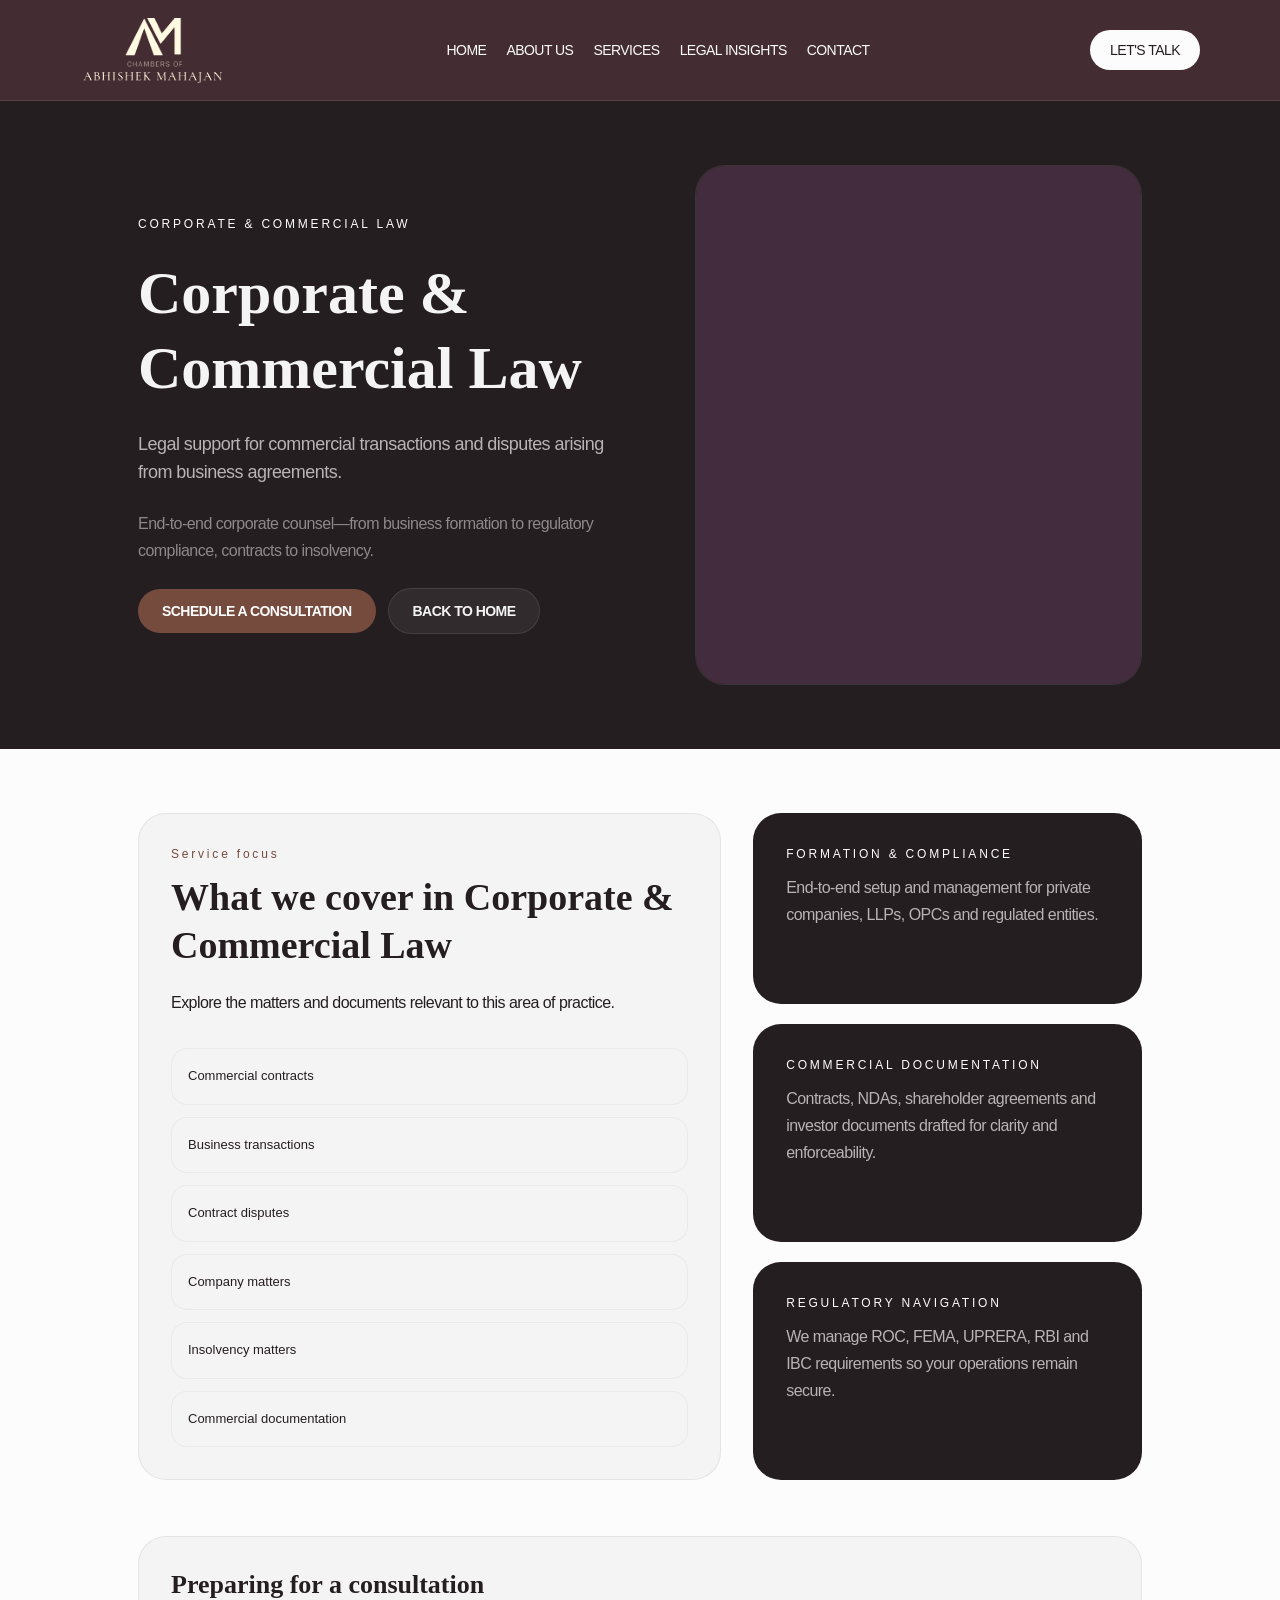
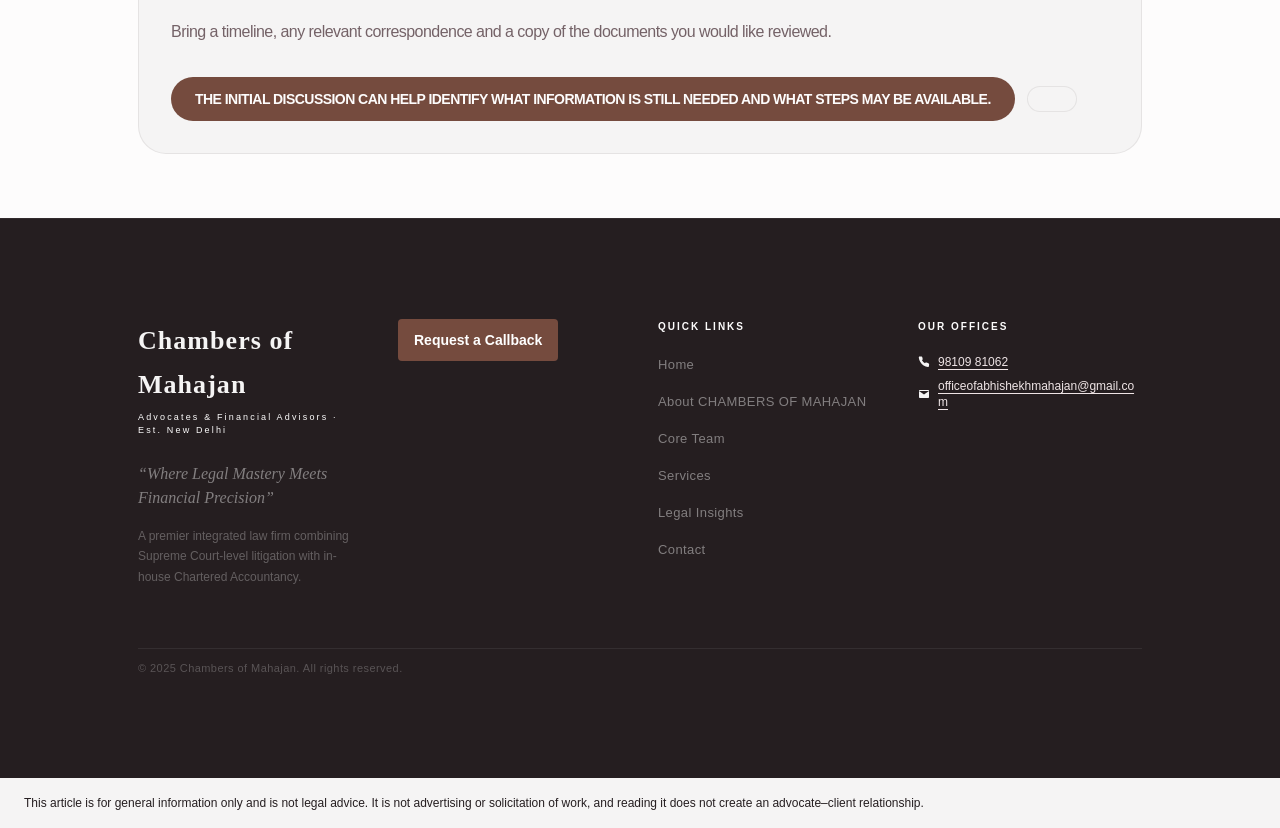
<file: services/corporate-commercial-law/index.html>
<!DOCTYPE html><html lang="en" class="jost_3e36cb27-module__GOVEQa__variable cormorant_garamond_97c65d7c-module__KWVokq__variable h-full"><head><meta charset="utf-8">
<meta http-equiv="Content-Security-Policy" content="default-src &#39;self&#39; data: blob:; script-src &#39;self&#39; &#39;unsafe-inline&#39; &#39;unsafe-eval&#39;; style-src &#39;self&#39; &#39;unsafe-inline&#39;; img-src &#39;self&#39; data: blob:; font-src &#39;self&#39; data:; media-src &#39;self&#39; data: blob:; connect-src &#39;self&#39;; frame-src &#39;self&#39;; worker-src &#39;self&#39; blob:; form-action &#39;self&#39;">


<meta name="viewport" content="width=device-width, initial-scale=1"><link rel="stylesheet" href="../../assets/site/_next/static/chunks/3c9st355b9h98.__q189041d8.css" data-precedence="next"><link rel="preload" as="script" fetchpriority="low" href="../../assets/site/_next/static/chunks/0iq1i69206cyl.__q189041d8.js"><title>Corporate &amp; Commercial Law | Chambers of Mahajan</title><meta name="description" content="Counsel grounded in the law&#39;s long tradition."><link rel="icon" href="data:image/svg+xml,%3Csvg%20xmlns%3D%22http%3A%2F%2Fwww.w3.org%2F2000%2Fsvg%22%20width%3D%22200%22%20height%3D%22200%22%20viewBox%3D%220%200%20200%20200%22%3E%3Cdefs%3E%3Cpath%20id%3D%22scl-monogram-ring%22%20d%3D%22M26%2C100a74%2C74%200%201%2C1%20148%2C0a74%2C74%200%201%2C1%20-148%2C0%22%2F%3E%3C%2Fdefs%3E%3Ccircle%20cx%3D%22100%22%20cy%3D%22100%22%20r%3D%2297%22%20fill%3D%22white%22%20stroke%3D%22%23432c32%22%20stroke-width%3D%223%22%2F%3E%3Ccircle%20cx%3D%22100%22%20cy%3D%22100%22%20r%3D%2258%22%20fill%3D%22none%22%20stroke%3D%22%23754b3e%22%20stroke-width%3D%221.5%22%2F%3E%3Ctext%20font-family%3D%22%26apos%3BLibre%20Baskerville%26apos%3B%2C%20Georgia%2C%20%26apos%3BTimes%20New%20Roman%26apos%3B%2C%20serif%22%20font-size%3D%2216%22%20letter-spacing%3D%222.88%22%20fill%3D%22%23432c32%22%3E%3CtextPath%20href%3D%22%23scl-monogram-ring%22%20startOffset%3D%2225%25%22%20text-anchor%3D%22middle%22%20dominant-baseline%3D%22middle%22%3ECHAMBERS%20OF%20MAHAJAN%3C%2FtextPath%3E%3C%2Ftext%3E%3Ctext%20x%3D%22100%22%20y%3D%22100%22%20text-anchor%3D%22middle%22%20dominant-baseline%3D%22central%22%20font-family%3D%22%26apos%3BLibre%20Baskerville%26apos%3B%2C%20Georgia%2C%20%26apos%3BTimes%20New%20Roman%26apos%3B%2C%20serif%22%20font-size%3D%2252%22%20font-weight%3D%22600%22%20fill%3D%22%23432c32%22%3ECM%3C%2Ftext%3E%3C%2Fsvg%3E"><link rel="stylesheet" href="../../brand/brand.css">
<style data-sclf-ua-colours>:where(button,input,select,textarea){color:var(--sar-color-auto-000000, #251e20)}:where(input,select,textarea){background-color:var(--sar-color-auto-ffffff, #f5f4f4)}</style><style data-sclf-logo-fit>img[data-sclf-logo]{object-fit:contain!important;max-height:100%!important}</style></head><body class="min-h-full flex flex-col bg-white"><div hidden=""></div><div class="min-h-screen bg-[#f8f3eb] text-[#1a1a1a]"><header class="sticky top-0 z-50 border-b border-white/10 bg-[#6b1f2a]" data-sar-section="services-corporate-commercial-law/s01-navigation" data-sar-type="navigation"><div class="mx-auto flex w-full max-w-[1570px] items-center justify-between px-5 py-4 sm:px-8 md:px-12 lg:px-20"><a class="inline-flex items-center" href="../../index.html"><span class="mahajan-logo"><img src="../../brand/mahajan-logo.jpg" alt="Chambers of Abhishek Mahajan" width="1188" height="750"></span></a><nav class="hidden items-center gap-5 md:flex"><a class="font-jost text-sm font-normal uppercase tracking-[-0.54px] text-[#f9f5ea] transition-opacity duration-200 hover:opacity-80" href="../../index.html">Home</a><a class="font-jost text-sm font-normal uppercase tracking-[-0.54px] text-[#f9f5ea] transition-opacity duration-200 hover:opacity-80" href="../../index.html#about-us">About Us</a><a class="font-jost text-sm font-normal uppercase tracking-[-0.54px] text-[#f9f5ea] transition-opacity duration-200 hover:opacity-80" href="../../index.html#services">Services</a><a class="font-jost text-sm font-normal uppercase tracking-[-0.54px] text-[#f9f5ea] transition-opacity duration-200 hover:opacity-80" href="../../blog/index.html">Legal Insights</a><a class="font-jost text-sm font-normal uppercase tracking-[-0.54px] text-[#f9f5ea] transition-opacity duration-200 hover:opacity-80" href="../../index.html#contact">Contact</a></nav><a class="desktop-talk rounded-full bg-[#f9f5ea] px-5 py-2.5 font-jost text-sm font-normal uppercase tracking-[-0.54px] text-[#1a1a1a] transition-all duration-200 hover:bg-white" href="../../index.html#contact">Let&#39;s talk</a>
    <details class="mobile-menu">
      <summary aria-label="Menu">
        <span class="mobile-menu-icon" aria-hidden="true"><span></span><span></span><span></span></span>
      </summary>
      <nav class="mobile-menu-links" aria-label="Mobile navigation">
        <a href="../../index.html">Home</a>
        <a href="../../index.html#about-us">About</a>
        <a href="../../index.html#services">Services</a>
        <a href="../../index.html#contact">Let’s Talk</a>
      </nav>
    </details>
</div></header>
<div class="w-full" data-sar-section="services-corporate-commercial-law/s02-hero" data-sar-type="hero"><main class="flex min-h-screen flex-col bg-[#f8f3eb] text-[#1a1a1a]"><section class="relative overflow-hidden bg-[#1a1a1a] px-5 py-16 sm:px-8 md:px-16 lg:px-[138px]"><div class="mx-auto flex max-w-[1570px] flex-col gap-12 lg:grid lg:grid-cols-[1.05fr_0.95fr] lg:items-center lg:gap-16"><div class="flex flex-col gap-6"><p class="font-jost text-xs tracking-[2.8px] text-[#b8935a] uppercase">Corporate &amp; Commercial Law</p><h1 class="font-cormorant text-[34px] sm:text-[44px] md:text-[52px] lg:text-[60px] font-semibold leading-tight text-white">Corporate &amp; Commercial Law</h1><p class="max-w-[720px] font-jost text-base md:text-lg font-light leading-[28px] tracking-[-0.54px] text-white/70">Legal support for commercial transactions and disputes arising from business agreements.</p><p class="max-w-[640px] font-jost text-sm md:text-base font-light leading-[27px] tracking-[-0.54px] text-white/50">End-to-end corporate counsel—from business formation to regulatory compliance, contracts to insolvency.</p><div class="flex flex-col gap-3 sm:flex-row sm:items-center"><a class="inline-flex w-full items-center justify-center rounded-full bg-[#b8935a] px-6 py-3 text-sm font-semibold uppercase tracking-[-0.54px] text-[#1a1a1a] transition duration-200 hover:bg-[#c9a46b] sm:w-auto" href="../../index.html#contact">Schedule a Consultation</a><a class="inline-flex w-full items-center justify-center rounded-full border border-white/10 bg-white/[0.06] px-6 py-3 text-sm font-semibold uppercase tracking-[-0.54px] text-white transition duration-200 hover:border-[#b8935a] hover:text-white sm:w-auto" href="../../index.html">Back to Home</a></div></div><div class="relative h-[360px] sm:h-[420px] md:h-[520px] rounded-[30px] overflow-hidden border border-white/[0.1] bg-[#111]"><img alt="Legal Services" decoding="async" data-nimg="fill" class="object-cover" style="position:absolute;height:100%;width:100%;left:0;top:0;right:0;bottom:0;color:transparent" sizes="(max-width: 768px) 100vw, 640px" src="data:image/svg+xml,%3Csvg%20xmlns%3D%22http%3A%2F%2Fwww.w3.org%2F2000%2Fsvg%22%20viewBox%3D%220%200%2016%209%22%3E%3Crect%20width%3D%2216%22%20height%3D%229%22%20fill%3D%22%23432c3e%22%2F%3E%3C%2Fsvg%3E"></div></div></section><section class="bg-[#f8f3eb] px-5 py-16 sm:px-8 md:px-16 lg:px-[138px]"><div class="mx-auto flex max-w-[1240px] flex-col gap-14"><div class="grid gap-8 lg:grid-cols-[1.2fr_0.8fr]"><div class="rounded-[28px] border border-black/[0.08] bg-white p-8 shadow-[0_18px_60px_rgba(16,24,40,0.08)]"><p class="font-jost text-xs tracking-[2.8px] text-[#b8935a]">Service focus</p><h2 class="mt-3 font-cormorant text-[30px] md:text-[38px] font-semibold leading-tight text-[#1a1a1a]">What we cover in Corporate &amp; Commercial Law</h2><p class="mt-5 font-jost text-base leading-[27px] tracking-[-0.54px] text-[#444]">Explore the matters and documents relevant to this area of practice.</p><ul class="mt-8 grid gap-3 text-[13px] font-light leading-[22.5px] text-[#1a1a1a]"><li class="flex items-start gap-3 rounded-2xl border border-black/[0.05] bg-[#faf7f2] px-4 py-4">Commercial contracts</li><li class="flex items-start gap-3 rounded-2xl border border-black/[0.05] bg-[#faf7f2] px-4 py-4">Business transactions</li><li class="flex items-start gap-3 rounded-2xl border border-black/[0.05] bg-[#faf7f2] px-4 py-4">Contract disputes</li><li class="flex items-start gap-3 rounded-2xl border border-black/[0.05] bg-[#faf7f2] px-4 py-4">Company matters</li><li class="flex items-start gap-3 rounded-2xl border border-black/[0.05] bg-[#faf7f2] px-4 py-4">Insolvency matters</li><li class="flex items-start gap-3 rounded-2xl border border-black/[0.05] bg-[#faf7f2] px-4 py-4">Commercial documentation</li></ul></div><div class="grid gap-5"><div class="rounded-[28px] border border-black/[0.08] bg-[#1a1a1a] p-8 text-white shadow-[0_16px_40px_rgba(0,0,0,0.08)]"><p class="font-jost text-xs tracking-[2.8px] text-[#b8935a] uppercase">Formation &amp; Compliance</p><p class="mt-3 font-jost text-base leading-[27px] tracking-[-0.54px] text-white/70">End-to-end setup and management for private companies, LLPs, OPCs and regulated entities.</p></div><div class="rounded-[28px] border border-black/[0.08] bg-[#1a1a1a] p-8 text-white shadow-[0_16px_40px_rgba(0,0,0,0.08)]"><p class="font-jost text-xs tracking-[2.8px] text-[#b8935a] uppercase">Commercial Documentation</p><p class="mt-3 font-jost text-base leading-[27px] tracking-[-0.54px] text-white/70">Contracts, NDAs, shareholder agreements and investor documents drafted for clarity and enforceability.</p></div><div class="rounded-[28px] border border-black/[0.08] bg-[#1a1a1a] p-8 text-white shadow-[0_16px_40px_rgba(0,0,0,0.08)]"><p class="font-jost text-xs tracking-[2.8px] text-[#b8935a] uppercase">Regulatory Navigation</p><p class="mt-3 font-jost text-base leading-[27px] tracking-[-0.54px] text-white/70">We manage ROC, FEMA, UPRERA, RBI and IBC requirements so your operations remain secure.</p></div></div></div><div class="rounded-[28px] border border-black/[0.08] bg-white p-8"><h3 class="font-cormorant text-[26px] font-semibold leading-tight text-[#1a1a1a]">Preparing for a consultation</h3><p class="mt-4 max-w-[860px] font-jost text-base leading-[27px] tracking-[-0.54px] text-[#4d4d4d]">Bring a timeline, any relevant correspondence and a copy of the documents you would like reviewed.</p><div class="mt-8 flex flex-col gap-3 sm:flex-row sm:items-center"><a class="inline-flex items-center justify-center rounded-full bg-[#b8935a] px-6 py-3 text-sm font-semibold uppercase tracking-[-0.54px] text-[#1a1a1a] transition duration-200 hover:bg-[#c9a46b]" href="../../index.html#contact"><span data-sclf-gap>The initial discussion can help identify what information is still needed and what steps may be available.</span></a><a class="inline-flex items-center justify-center rounded-full border border-black/[0.08] bg-white px-6 py-3 text-sm font-semibold uppercase tracking-[-0.54px] text-[#1a1a1a] transition duration-200 hover:border-[#b8935a]" href="../../index.html"></a></div></div></div></section></main></div>
<footer class="relative flex w-full flex-col border-t border-white/[0.06] bg-[#111] px-5 sm:px-8 md:px-16 lg:px-[138px] py-14 md:py-[100px] mx-auto overflow-hidden" data-sar-section="services-corporate-commercial-law/s03-footer" data-sar-type="footer"><div class="flex w-full flex-col gap-10 md:gap-[61px]"><div class="footer-columns"><div data-reveal="true" class="sm:col-span-2 lg:col-span-1 max-w-[318px]" style="translate: none; rotate: none; scale: none; transform: translate(0px, 0px); opacity: 1;"><p class="font-cormorant text-[22px] md:text-[26px] font-semibold leading-[44.2px] tracking-[1.04px] text-white">Chambers of Mahajan</p><p class="mt-1 font-jost text-[9px] tracking-[2.16px] text-[#b8935a]">Advocates &amp; Financial Advisors · Est. New Delhi</p><p class="mt-6 font-cormorant text-base italic leading-6 text-white/45">“Where Legal Mastery Meets Financial Precision”</p><p class="mt-4 font-jost text-xs font-light leading-[20.4px] text-white/30">A premier integrated law firm combining Supreme Court-level litigation with in-house Chartered Accountancy.</p></div><div><a class="footer-callback" href="mailto:officeofabhishekhmahajan@gmail.com?subject=Callback%20request&amp;body=Hello%2C%20I%20would%20like%20to%20request%20a%20callback.%0A%0AName%3A%20%0APhone%20number%3A%20%0ABest%20time%20to%20call%3A%20">Request a Callback</a></div><div data-reveal="true" style="translate: none; rotate: none; scale: none; transform: translate(0px, 0px); opacity: 1;"><p class="font-jost text-[10px] font-semibold uppercase tracking-[2px] text-[#b8935a]">Quick Links</p><ul class="mt-5 space-y-[15px] font-jost text-[13px] font-light leading-[22.1px] tracking-[0.39px] text-white/45"><li><a class="transition-colors duration-200 hover:text-white/70" href="#">Home</a></li><li><a class="transition-colors duration-200 hover:text-white/70" href="#about-us">About CHAMBERS OF MAHAJAN</a></li><li><a class="transition-colors duration-200 hover:text-white/70" href="#team">Core Team</a></li><li><a class="transition-colors duration-200 hover:text-white/70" href="#services">Services</a></li><li><a class="transition-colors duration-200 hover:text-white/70" href="#blogs">Legal Insights</a></li><li><a class="transition-colors duration-200 hover:text-white/70" href="#contact">Contact</a></li></ul></div><div data-reveal="true" style="translate: none; rotate: none; scale: none; transform: translate(0px, 0px); opacity: 1;"><p class="font-jost text-[10px] font-semibold uppercase tracking-[2px] text-[#b8935a]">Our Offices</p><div class="mt-5 space-y-6"><div><p class="font-jost text-[11px] tracking-[1.1px] text-white/55"></p><p class="font-jost text-xs font-light leading-[20.4px] text-white/40"></p><div class="mt-2 flex items-center gap-2"><img alt="" loading="lazy" width="12" height="12" decoding="async" data-nimg="1" style="color:transparent" src="../../assets/site/images/footer-phone.__q189041d8.svg"><a class="footer-contact-link font-jost text-xs font-light text-white/40 transition-colors hover:text-white/60" href="tel:+919810981062">98109 81062</a></div><div class="mt-2 flex items-center gap-2"><img alt="" loading="lazy" width="12" height="12" decoding="async" data-nimg="1" style="color:transparent" src="../../assets/site/images/footer-email.__q189041d8.svg"><a class="footer-contact-link font-jost text-xs font-light text-white/40 break-all transition-colors hover:text-white/60" href="mailto:officeofabhishekhmahajan@gmail.com">officeofabhishekhmahajan@gmail.com</a></div></div></div></div></div><div data-reveal="true" class="border-t border-white/[0.07] pt-2.5" style="translate: none; rotate: none; scale: none; transform: translate(0px, 0px); opacity: 1;"><div class="flex flex-col sm:flex-row items-start sm:items-center justify-between gap-2 font-jost text-[11px] font-light leading-[18.7px]"><p class="tracking-[0.44px] text-white/25">© 2025 Chambers of Mahajan. All rights reserved.</p><p class="text-white/20"></p></div></div></div></footer>
</div><next-route-announcer style="position: absolute;"></next-route-announcer><aside data-sclf-disclaimer style="padding:16px 24px;font-size:12px;line-height:1.5;color:var(--sar-color-auto-000000, #251e20);background-color:var(--sar-color-auto-ffffff, #f5f4f4)">This article is for general information only and is not legal advice. It is not advertising or solicitation of work, and reading it does not create an advocate–client relationship.</aside><script src="../../runtime/mobile-menu.js" defer></script></body></html>
</file>
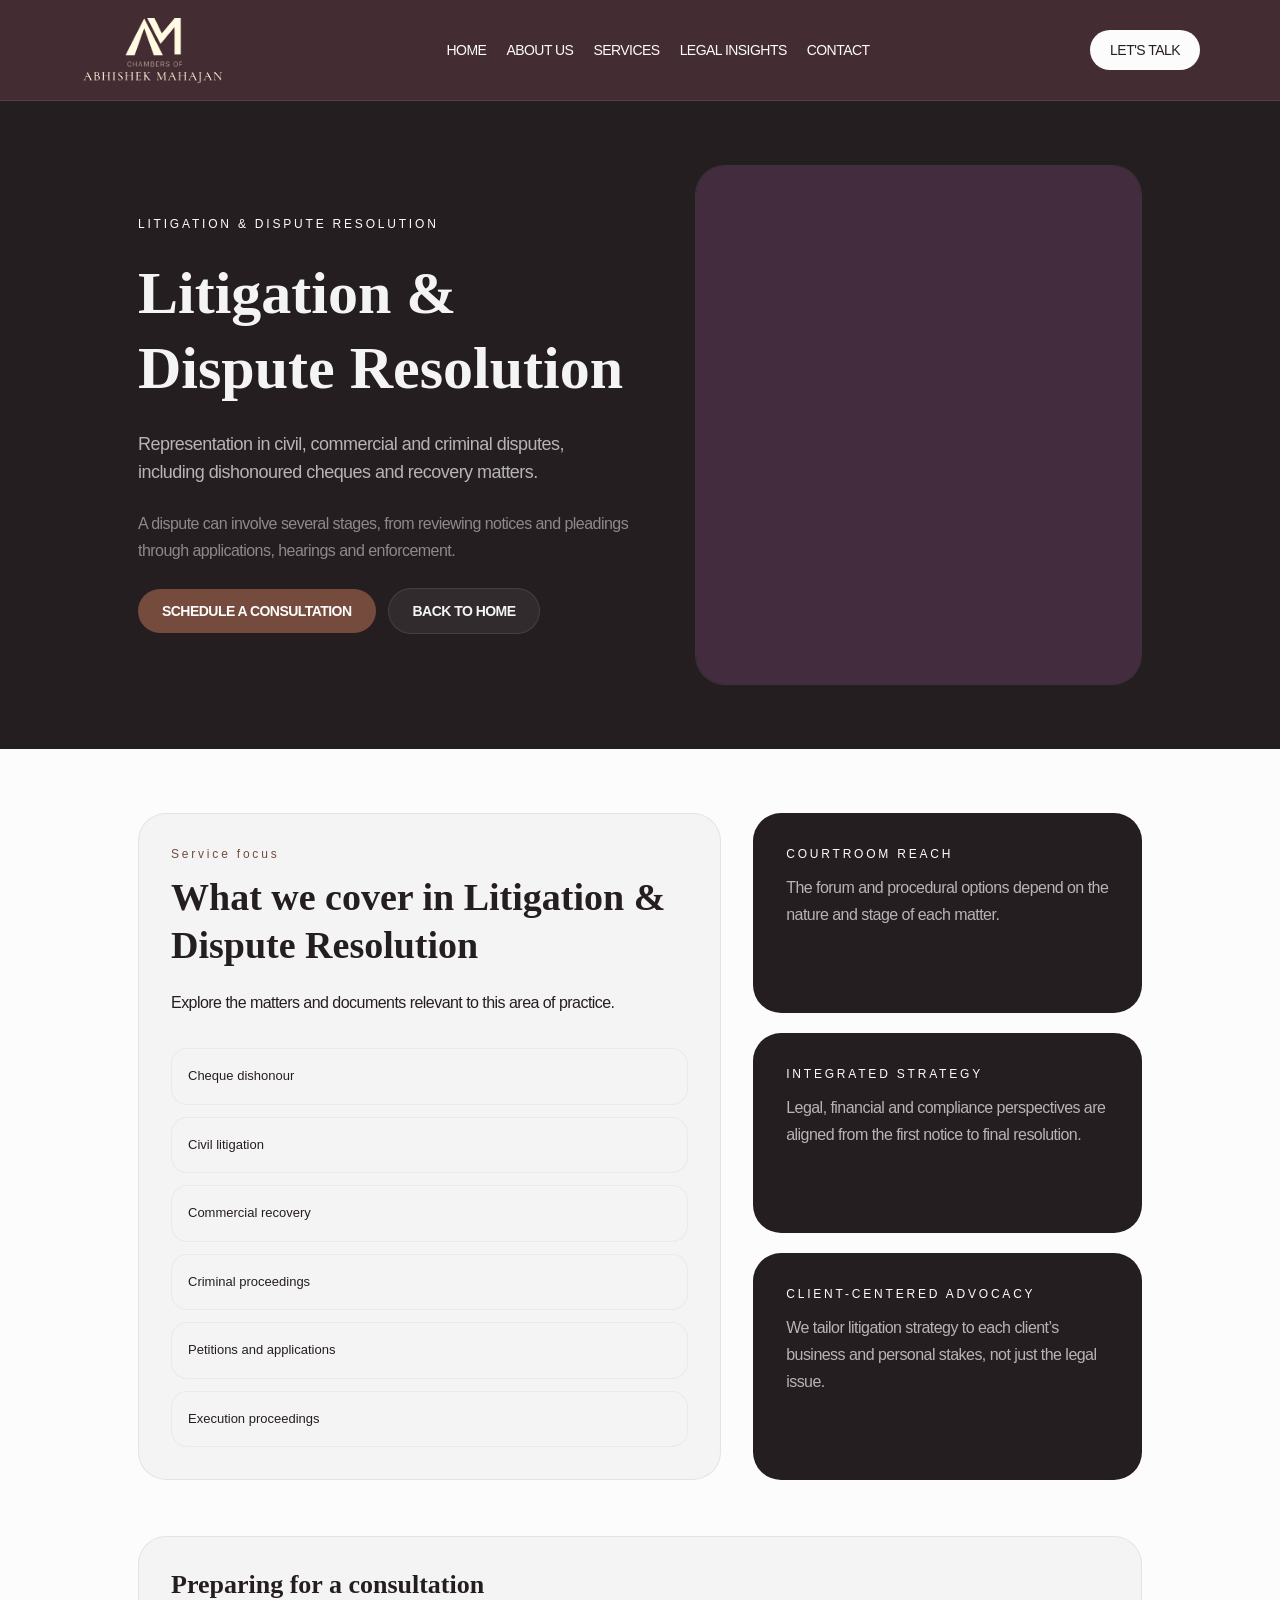
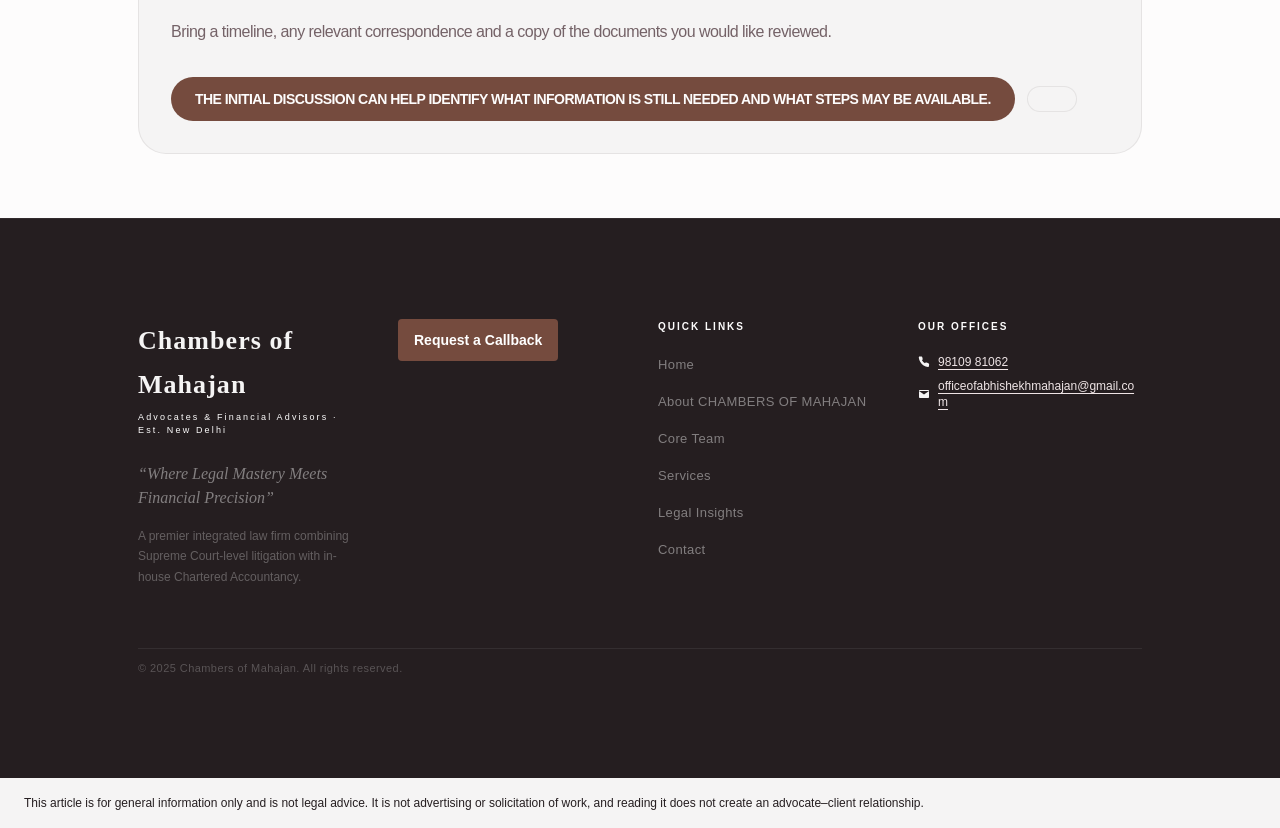
<file: services/litigation-dispute-resolution/index.html>
<!DOCTYPE html><html lang="en" class="jost_3e36cb27-module__GOVEQa__variable cormorant_garamond_97c65d7c-module__KWVokq__variable h-full"><head><meta charset="utf-8">
<meta http-equiv="Content-Security-Policy" content="default-src &#39;self&#39; data: blob:; script-src &#39;self&#39; &#39;unsafe-inline&#39; &#39;unsafe-eval&#39;; style-src &#39;self&#39; &#39;unsafe-inline&#39;; img-src &#39;self&#39; data: blob:; font-src &#39;self&#39; data:; media-src &#39;self&#39; data: blob:; connect-src &#39;self&#39;; frame-src &#39;self&#39;; worker-src &#39;self&#39; blob:; form-action &#39;self&#39;">


<meta name="viewport" content="width=device-width, initial-scale=1"><link rel="stylesheet" href="../../assets/site/_next/static/chunks/3c9st355b9h98.__q189041d8.css" data-precedence="next"><link rel="preload" as="script" fetchpriority="low" href="../../assets/site/_next/static/chunks/0iq1i69206cyl.__q189041d8.js"><title>Litigation &amp; Dispute Resolution | Chambers of Mahajan</title><meta name="description" content="Counsel grounded in the law&#39;s long tradition."><link rel="icon" href="data:image/svg+xml,%3Csvg%20xmlns%3D%22http%3A%2F%2Fwww.w3.org%2F2000%2Fsvg%22%20width%3D%22200%22%20height%3D%22200%22%20viewBox%3D%220%200%20200%20200%22%3E%3Cdefs%3E%3Cpath%20id%3D%22scl-monogram-ring%22%20d%3D%22M26%2C100a74%2C74%200%201%2C1%20148%2C0a74%2C74%200%201%2C1%20-148%2C0%22%2F%3E%3C%2Fdefs%3E%3Ccircle%20cx%3D%22100%22%20cy%3D%22100%22%20r%3D%2297%22%20fill%3D%22white%22%20stroke%3D%22%23432c32%22%20stroke-width%3D%223%22%2F%3E%3Ccircle%20cx%3D%22100%22%20cy%3D%22100%22%20r%3D%2258%22%20fill%3D%22none%22%20stroke%3D%22%23754b3e%22%20stroke-width%3D%221.5%22%2F%3E%3Ctext%20font-family%3D%22%26apos%3BLibre%20Baskerville%26apos%3B%2C%20Georgia%2C%20%26apos%3BTimes%20New%20Roman%26apos%3B%2C%20serif%22%20font-size%3D%2216%22%20letter-spacing%3D%222.88%22%20fill%3D%22%23432c32%22%3E%3CtextPath%20href%3D%22%23scl-monogram-ring%22%20startOffset%3D%2225%25%22%20text-anchor%3D%22middle%22%20dominant-baseline%3D%22middle%22%3ECHAMBERS%20OF%20MAHAJAN%3C%2FtextPath%3E%3C%2Ftext%3E%3Ctext%20x%3D%22100%22%20y%3D%22100%22%20text-anchor%3D%22middle%22%20dominant-baseline%3D%22central%22%20font-family%3D%22%26apos%3BLibre%20Baskerville%26apos%3B%2C%20Georgia%2C%20%26apos%3BTimes%20New%20Roman%26apos%3B%2C%20serif%22%20font-size%3D%2252%22%20font-weight%3D%22600%22%20fill%3D%22%23432c32%22%3ECM%3C%2Ftext%3E%3C%2Fsvg%3E"><link rel="stylesheet" href="../../brand/brand.css">
<style data-sclf-ua-colours>:where(button,input,select,textarea){color:var(--sar-color-auto-000000, #251e20)}:where(input,select,textarea){background-color:var(--sar-color-auto-ffffff, #f5f4f4)}</style><style data-sclf-logo-fit>img[data-sclf-logo]{object-fit:contain!important;max-height:100%!important}</style></head><body class="min-h-full flex flex-col bg-white"><div hidden=""></div><div class="min-h-screen bg-[#f8f3eb] text-[#1a1a1a]"><header class="sticky top-0 z-50 border-b border-white/10 bg-[#6b1f2a]" data-sar-section="services-litigation-dispute-resolution/s01-navigation" data-sar-type="navigation"><div class="mx-auto flex w-full max-w-[1570px] items-center justify-between px-5 py-4 sm:px-8 md:px-12 lg:px-20"><a class="inline-flex items-center" href="../../index.html"><span class="mahajan-logo"><img src="../../brand/mahajan-logo.jpg" alt="Chambers of Abhishek Mahajan" width="1188" height="750"></span></a><nav class="hidden items-center gap-5 md:flex"><a class="font-jost text-sm font-normal uppercase tracking-[-0.54px] text-[#f9f5ea] transition-opacity duration-200 hover:opacity-80" href="../../index.html">Home</a><a class="font-jost text-sm font-normal uppercase tracking-[-0.54px] text-[#f9f5ea] transition-opacity duration-200 hover:opacity-80" href="../../index.html#about-us">About Us</a><a class="font-jost text-sm font-normal uppercase tracking-[-0.54px] text-[#f9f5ea] transition-opacity duration-200 hover:opacity-80" href="../../index.html#services">Services</a><a class="font-jost text-sm font-normal uppercase tracking-[-0.54px] text-[#f9f5ea] transition-opacity duration-200 hover:opacity-80" href="../../blog/index.html">Legal Insights</a><a class="font-jost text-sm font-normal uppercase tracking-[-0.54px] text-[#f9f5ea] transition-opacity duration-200 hover:opacity-80" href="../../index.html#contact">Contact</a></nav><a class="desktop-talk rounded-full bg-[#f9f5ea] px-5 py-2.5 font-jost text-sm font-normal uppercase tracking-[-0.54px] text-[#1a1a1a] transition-all duration-200 hover:bg-white" href="../../index.html#contact">Let&#39;s talk</a>
    <details class="mobile-menu">
      <summary aria-label="Menu">
        <span class="mobile-menu-icon" aria-hidden="true"><span></span><span></span><span></span></span>
      </summary>
      <nav class="mobile-menu-links" aria-label="Mobile navigation">
        <a href="../../index.html">Home</a>
        <a href="../../index.html#about-us">About</a>
        <a href="../../index.html#services">Services</a>
        <a href="../../index.html#contact">Let’s Talk</a>
      </nav>
    </details>
</div></header>
<div class="w-full" data-sar-section="services-litigation-dispute-resolution/s02-hero" data-sar-type="hero"><main class="flex min-h-screen flex-col bg-[#f8f3eb] text-[#1a1a1a]"><section class="relative overflow-hidden bg-[#1a1a1a] px-5 py-16 sm:px-8 md:px-16 lg:px-[138px]"><div class="mx-auto flex max-w-[1570px] flex-col gap-12 lg:grid lg:grid-cols-[1.05fr_0.95fr] lg:items-center lg:gap-16"><div class="flex flex-col gap-6"><p class="font-jost text-xs tracking-[2.8px] text-[#b8935a] uppercase">Litigation &amp; Dispute Resolution</p><h1 class="font-cormorant text-[34px] sm:text-[44px] md:text-[52px] lg:text-[60px] font-semibold leading-tight text-white">Litigation &amp; Dispute Resolution</h1><p class="max-w-[720px] font-jost text-base md:text-lg font-light leading-[28px] tracking-[-0.54px] text-white/70">Representation in civil, commercial and criminal disputes, including dishonoured cheques and recovery matters.</p><p class="max-w-[640px] font-jost text-sm md:text-base font-light leading-[27px] tracking-[-0.54px] text-white/50">A dispute can involve several stages, from reviewing notices and pleadings through applications, hearings and enforcement.</p><div class="flex flex-col gap-3 sm:flex-row sm:items-center"><a class="inline-flex w-full items-center justify-center rounded-full bg-[#b8935a] px-6 py-3 text-sm font-semibold uppercase tracking-[-0.54px] text-[#1a1a1a] transition duration-200 hover:bg-[#c9a46b] sm:w-auto" href="../../index.html#contact">Schedule a Consultation</a><a class="inline-flex w-full items-center justify-center rounded-full border border-white/10 bg-white/[0.06] px-6 py-3 text-sm font-semibold uppercase tracking-[-0.54px] text-white transition duration-200 hover:border-[#b8935a] hover:text-white sm:w-auto" href="../../index.html">Back to Home</a></div></div><div class="relative h-[360px] sm:h-[420px] md:h-[520px] rounded-[30px] overflow-hidden border border-white/[0.1] bg-[#111]"><img alt="Legal Services" decoding="async" data-nimg="fill" class="object-cover" style="position:absolute;height:100%;width:100%;left:0;top:0;right:0;bottom:0;color:transparent" sizes="(max-width: 768px) 100vw, 640px" src="data:image/svg+xml,%3Csvg%20xmlns%3D%22http%3A%2F%2Fwww.w3.org%2F2000%2Fsvg%22%20viewBox%3D%220%200%2016%209%22%3E%3Crect%20width%3D%2216%22%20height%3D%229%22%20fill%3D%22%23432c3e%22%2F%3E%3C%2Fsvg%3E"></div></div></section><section class="bg-[#f8f3eb] px-5 py-16 sm:px-8 md:px-16 lg:px-[138px]"><div class="mx-auto flex max-w-[1240px] flex-col gap-14"><div class="grid gap-8 lg:grid-cols-[1.2fr_0.8fr]"><div class="rounded-[28px] border border-black/[0.08] bg-white p-8 shadow-[0_18px_60px_rgba(16,24,40,0.08)]"><p class="font-jost text-xs tracking-[2.8px] text-[#b8935a]">Service focus</p><h2 class="mt-3 font-cormorant text-[30px] md:text-[38px] font-semibold leading-tight text-[#1a1a1a]">What we cover in Litigation &amp; Dispute Resolution</h2><p class="mt-5 font-jost text-base leading-[27px] tracking-[-0.54px] text-[#444]">Explore the matters and documents relevant to this area of practice.</p><ul class="mt-8 grid gap-3 text-[13px] font-light leading-[22.5px] text-[#1a1a1a]"><li class="flex items-start gap-3 rounded-2xl border border-black/[0.05] bg-[#faf7f2] px-4 py-4">Cheque dishonour</li><li class="flex items-start gap-3 rounded-2xl border border-black/[0.05] bg-[#faf7f2] px-4 py-4">Civil litigation</li><li class="flex items-start gap-3 rounded-2xl border border-black/[0.05] bg-[#faf7f2] px-4 py-4">Commercial recovery</li><li class="flex items-start gap-3 rounded-2xl border border-black/[0.05] bg-[#faf7f2] px-4 py-4">Criminal proceedings</li><li class="flex items-start gap-3 rounded-2xl border border-black/[0.05] bg-[#faf7f2] px-4 py-4">Petitions and applications</li><li class="flex items-start gap-3 rounded-2xl border border-black/[0.05] bg-[#faf7f2] px-4 py-4">Execution proceedings</li></ul></div><div class="grid gap-5"><div class="rounded-[28px] border border-black/[0.08] bg-[#1a1a1a] p-8 text-white shadow-[0_16px_40px_rgba(0,0,0,0.08)]"><p class="font-jost text-xs tracking-[2.8px] text-[#b8935a] uppercase">Courtroom Reach</p><p class="mt-3 font-jost text-base leading-[27px] tracking-[-0.54px] text-white/70">The forum and procedural options depend on the nature and stage of each matter.</p></div><div class="rounded-[28px] border border-black/[0.08] bg-[#1a1a1a] p-8 text-white shadow-[0_16px_40px_rgba(0,0,0,0.08)]"><p class="font-jost text-xs tracking-[2.8px] text-[#b8935a] uppercase">Integrated Strategy</p><p class="mt-3 font-jost text-base leading-[27px] tracking-[-0.54px] text-white/70">Legal, financial and compliance perspectives are aligned from the first notice to final resolution.</p></div><div class="rounded-[28px] border border-black/[0.08] bg-[#1a1a1a] p-8 text-white shadow-[0_16px_40px_rgba(0,0,0,0.08)]"><p class="font-jost text-xs tracking-[2.8px] text-[#b8935a] uppercase">Client-Centered Advocacy</p><p class="mt-3 font-jost text-base leading-[27px] tracking-[-0.54px] text-white/70">We tailor litigation strategy to each client’s business and personal stakes, not just the legal issue.</p></div></div></div><div class="rounded-[28px] border border-black/[0.08] bg-white p-8"><h3 class="font-cormorant text-[26px] font-semibold leading-tight text-[#1a1a1a]">Preparing for a consultation</h3><p class="mt-4 max-w-[860px] font-jost text-base leading-[27px] tracking-[-0.54px] text-[#4d4d4d]">Bring a timeline, any relevant correspondence and a copy of the documents you would like reviewed.</p><div class="mt-8 flex flex-col gap-3 sm:flex-row sm:items-center"><a class="inline-flex items-center justify-center rounded-full bg-[#b8935a] px-6 py-3 text-sm font-semibold uppercase tracking-[-0.54px] text-[#1a1a1a] transition duration-200 hover:bg-[#c9a46b]" href="../../index.html#contact"><span data-sclf-gap>The initial discussion can help identify what information is still needed and what steps may be available.</span></a><a class="inline-flex items-center justify-center rounded-full border border-black/[0.08] bg-white px-6 py-3 text-sm font-semibold uppercase tracking-[-0.54px] text-[#1a1a1a] transition duration-200 hover:border-[#b8935a]" href="../../index.html"></a></div></div></div></section></main></div>
<footer class="relative flex w-full flex-col border-t border-white/[0.06] bg-[#111] px-5 sm:px-8 md:px-16 lg:px-[138px] py-14 md:py-[100px] mx-auto overflow-hidden" data-sar-section="services-litigation-dispute-resolution/s03-footer" data-sar-type="footer"><div class="flex w-full flex-col gap-10 md:gap-[61px]"><div class="footer-columns"><div data-reveal="true" class="sm:col-span-2 lg:col-span-1 max-w-[318px]" style="translate: none; rotate: none; scale: none; transform: translate(0px, 0px); opacity: 1;"><p class="font-cormorant text-[22px] md:text-[26px] font-semibold leading-[44.2px] tracking-[1.04px] text-white">Chambers of Mahajan</p><p class="mt-1 font-jost text-[9px] tracking-[2.16px] text-[#b8935a]">Advocates &amp; Financial Advisors · Est. New Delhi</p><p class="mt-6 font-cormorant text-base italic leading-6 text-white/45">“Where Legal Mastery Meets Financial Precision”</p><p class="mt-4 font-jost text-xs font-light leading-[20.4px] text-white/30">A premier integrated law firm combining Supreme Court-level litigation with in-house Chartered Accountancy.</p></div><div><a class="footer-callback" href="mailto:officeofabhishekhmahajan@gmail.com?subject=Callback%20request&amp;body=Hello%2C%20I%20would%20like%20to%20request%20a%20callback.%0A%0AName%3A%20%0APhone%20number%3A%20%0ABest%20time%20to%20call%3A%20">Request a Callback</a></div><div data-reveal="true" style="translate: none; rotate: none; scale: none; transform: translate(0px, 0px); opacity: 1;"><p class="font-jost text-[10px] font-semibold uppercase tracking-[2px] text-[#b8935a]">Quick Links</p><ul class="mt-5 space-y-[15px] font-jost text-[13px] font-light leading-[22.1px] tracking-[0.39px] text-white/45"><li><a class="transition-colors duration-200 hover:text-white/70" href="#">Home</a></li><li><a class="transition-colors duration-200 hover:text-white/70" href="#about-us">About CHAMBERS OF MAHAJAN</a></li><li><a class="transition-colors duration-200 hover:text-white/70" href="#team">Core Team</a></li><li><a class="transition-colors duration-200 hover:text-white/70" href="#services">Services</a></li><li><a class="transition-colors duration-200 hover:text-white/70" href="#blogs">Legal Insights</a></li><li><a class="transition-colors duration-200 hover:text-white/70" href="#contact">Contact</a></li></ul></div><div data-reveal="true" style="translate: none; rotate: none; scale: none; transform: translate(0px, 0px); opacity: 1;"><p class="font-jost text-[10px] font-semibold uppercase tracking-[2px] text-[#b8935a]">Our Offices</p><div class="mt-5 space-y-6"><div><p class="font-jost text-[11px] tracking-[1.1px] text-white/55"></p><p class="font-jost text-xs font-light leading-[20.4px] text-white/40"></p><div class="mt-2 flex items-center gap-2"><img alt="" loading="lazy" width="12" height="12" decoding="async" data-nimg="1" style="color:transparent" src="../../assets/site/images/footer-phone.__q189041d8.svg"><a class="footer-contact-link font-jost text-xs font-light text-white/40 transition-colors hover:text-white/60" href="tel:+919810981062">98109 81062</a></div><div class="mt-2 flex items-center gap-2"><img alt="" loading="lazy" width="12" height="12" decoding="async" data-nimg="1" style="color:transparent" src="../../assets/site/images/footer-email.__q189041d8.svg"><a class="footer-contact-link font-jost text-xs font-light text-white/40 break-all transition-colors hover:text-white/60" href="mailto:officeofabhishekhmahajan@gmail.com">officeofabhishekhmahajan@gmail.com</a></div></div></div></div></div><div data-reveal="true" class="border-t border-white/[0.07] pt-2.5" style="translate: none; rotate: none; scale: none; transform: translate(0px, 0px); opacity: 1;"><div class="flex flex-col sm:flex-row items-start sm:items-center justify-between gap-2 font-jost text-[11px] font-light leading-[18.7px]"><p class="tracking-[0.44px] text-white/25">© 2025 Chambers of Mahajan. All rights reserved.</p><p class="text-white/20"></p></div></div></div></footer>
</div><next-route-announcer style="position: absolute;"></next-route-announcer><aside data-sclf-disclaimer style="padding:16px 24px;font-size:12px;line-height:1.5;color:var(--sar-color-auto-000000, #251e20);background-color:var(--sar-color-auto-ffffff, #f5f4f4)">This article is for general information only and is not legal advice. It is not advertising or solicitation of work, and reading it does not create an advocate–client relationship.</aside><script src="../../runtime/mobile-menu.js" defer></script></body></html>
</file>
<file: assets/site/_next/static/chunks/3c9st355b9h98.__q189041d8.css>
.jost_3e36cb27-module__GOVEQa__className{font-family:var(--sar-font-font-1);font-style:normal}.jost_3e36cb27-module__GOVEQa__variable{--font-jost:var(--sar-font-body, sans-serif)}.cormorant_garamond_97c65d7c-module__KWVokq__className{font-family:var(--sar-font-font-2)}.cormorant_garamond_97c65d7c-module__KWVokq__variable{--font-cormorant:var(--sar-font-heading, serif)}
@layer properties{@supports (((-webkit-hyphens:none)) and (not (margin-trim:inline))) or ((-moz-orient:inline) and (not (color:rgb(from red r g b)))){*,:before,:after,::backdrop{--tw-translate-x:0;--tw-translate-y:0;--tw-translate-z:0;--tw-space-y-reverse:0;--tw-border-style:solid;--tw-leading:initial;--tw-font-weight:initial;--tw-tracking:initial;--tw-shadow:0 0 color-mix(in srgb, var(--sar-color-auto-000000, #251e20) 0%, transparent);--tw-shadow-color:initial;--tw-shadow-alpha:100%;--tw-inset-shadow:0 0 color-mix(in srgb, var(--sar-color-auto-000000, #251e20) 0%, transparent);--tw-inset-shadow-color:initial;--tw-inset-shadow-alpha:100%;--tw-ring-color:initial;--tw-ring-shadow:0 0 color-mix(in srgb, var(--sar-color-auto-000000, #251e20) 0%, transparent);--tw-inset-ring-color:initial;--tw-inset-ring-shadow:0 0 color-mix(in srgb, var(--sar-color-auto-000000, #251e20) 0%, transparent);--tw-ring-inset:initial;--tw-ring-offset-width:0px;--tw-ring-offset-color:var(--sar-color-auto-ffffff, #f5f4f4);--tw-ring-offset-shadow:0 0 color-mix(in srgb, var(--sar-color-auto-000000, #251e20) 0%, transparent);--tw-backdrop-blur:initial;--tw-backdrop-brightness:initial;--tw-backdrop-contrast:initial;--tw-backdrop-grayscale:initial;--tw-backdrop-hue-rotate:initial;--tw-backdrop-invert:initial;--tw-backdrop-opacity:initial;--tw-backdrop-saturate:initial;--tw-backdrop-sepia:initial;--tw-duration:initial;--tw-scale-x:1;--tw-scale-y:1;--tw-scale-z:1;--tw-content:""}}}@layer theme{:root,:host{--font-sans:ui-sans-serif, system-ui, sans-serif, "Apple Color Emoji", "Segoe UI Emoji", "Segoe UI Symbol", "Noto Color Emoji";--font-mono:var(--sar-font-body, sans-serif);--color-red-400:var(--sar-color-auto-ff6568, #fdfcfc);--color-gray-200:var(--sar-color-auto-e5e7eb, #fdfcfc);--color-black:var(--sar-color-auto-000000, #251e20);--color-white:var(--sar-color-auto-ffffff, #f5f4f4);--spacing:.25rem;--text-xs:.75rem;--text-xs--line-height:calc(1 / .75);--text-sm:.875rem;--text-sm--line-height:calc(1.25 / .875);--text-base:1rem;--text-base--line-height:calc(1.5 / 1);--text-lg:1.125rem;--text-lg--line-height:calc(1.75 / 1.125);--text-xl:1.25rem;--text-xl--line-height:calc(1.75 / 1.25);--text-2xl:1.5rem;--text-2xl--line-height:calc(2 / 1.5);--font-weight-light:300;--font-weight-normal:400;--font-weight-medium:500;--font-weight-semibold:600;--font-weight-bold:700;--leading-tight:1.25;--leading-relaxed:1.625;--radius-2xl:1rem;--blur-sm:8px;--default-transition-duration:.15s;--default-transition-timing-function:cubic-bezier(.4, 0, .2, 1);--default-font-family:var(--sar-font-body, sans-serif);--default-mono-font-family:var(--sar-font-body, sans-serif);--font-jost:var(--sar-font-body, sans-serif);--font-cormorant:var(--sar-font-heading, serif)}@supports (color:lab(0% 0 0)){:root,:host{--color-red-400:lab(63.7053% 60.745 31.3109);--color-gray-200:lab(91.6229% -.159115 -2.26791)}}}@layer base{*,:after,:before,::backdrop{box-sizing:border-box;border:0 solid;margin:0;padding:0}::file-selector-button{box-sizing:border-box;border:0 solid;margin:0;padding:0}html,:host{-webkit-text-size-adjust:100%;tab-size:4;line-height:1.5;font-family:var(--default-font-family,ui-sans-serif, system-ui, sans-serif, "Apple Color Emoji", "Segoe UI Emoji", "Segoe UI Symbol", "Noto Color Emoji");font-feature-settings:var(--default-font-feature-settings,normal);font-variation-settings:var(--default-font-variation-settings,normal);-webkit-tap-highlight-color:transparent}hr{height:0;color:inherit;border-top-width:1px}abbr:where([title]){-webkit-text-decoration:underline dotted;text-decoration:underline dotted}h1,h2,h3,h4,h5,h6{font-size:inherit;font-weight:inherit}a{color:inherit;-webkit-text-decoration:inherit;-webkit-text-decoration:inherit;-webkit-text-decoration:inherit;-webkit-text-decoration:inherit;text-decoration:inherit}b,strong{font-weight:bolder}code,kbd,samp,pre{font-family:var(--sar-font-font-4);font-feature-settings:var(--default-mono-font-feature-settings,normal);font-variation-settings:var(--default-mono-font-variation-settings,normal);font-size:1em}small{font-size:80%}sub,sup{vertical-align:baseline;font-size:75%;line-height:0;position:relative}sub{bottom:-.25em}sup{top:-.5em}table{text-indent:0;border-color:inherit;border-collapse:collapse}:-moz-focusring{outline:auto}progress{vertical-align:baseline}summary{display:list-item}ol,ul,menu{list-style:none}img,svg,video,canvas,audio,iframe,embed,object{vertical-align:middle;display:block}img,video{max-width:100%;height:auto}button,input,select,optgroup,textarea{font:inherit;font-feature-settings:inherit;font-variation-settings:inherit;letter-spacing:inherit;color:inherit;opacity:1;background-color:var(--sar-color-color-7);border-radius:0}::file-selector-button{font:inherit;font-feature-settings:inherit;font-variation-settings:inherit;letter-spacing:inherit;color:inherit;opacity:1;background-color:var(--sar-color-color-7);border-radius:0}:where(select:is([multiple],[size])) optgroup{font-weight:bolder}:where(select:is([multiple],[size])) optgroup option{padding-inline-start:20px}::file-selector-button{margin-inline-end:4px}::placeholder{opacity:1}@supports (not ((-webkit-appearance:-apple-pay-button))) or (contain-intrinsic-size:1px){::placeholder{color:currentColor}@supports (color:color-mix(in lab, red, red)){::placeholder{color:color-mix(in oklab, currentcolor 50%, transparent)}}}textarea{resize:vertical}::-webkit-search-decoration{-webkit-appearance:none}::-webkit-date-and-time-value{min-height:1lh;text-align:inherit}::-webkit-datetime-edit{display:inline-flex}::-webkit-datetime-edit-fields-wrapper{padding:0}::-webkit-datetime-edit{padding-block:0}::-webkit-datetime-edit-year-field{padding-block:0}::-webkit-datetime-edit-month-field{padding-block:0}::-webkit-datetime-edit-day-field{padding-block:0}::-webkit-datetime-edit-hour-field{padding-block:0}::-webkit-datetime-edit-minute-field{padding-block:0}::-webkit-datetime-edit-second-field{padding-block:0}::-webkit-datetime-edit-millisecond-field{padding-block:0}::-webkit-datetime-edit-meridiem-field{padding-block:0}::-webkit-calendar-picker-indicator{line-height:1}:-moz-ui-invalid{box-shadow:none}button,input:where([type=button],[type=reset],[type=submit]){appearance:button}::file-selector-button{appearance:button}::-webkit-inner-spin-button{height:auto}::-webkit-outer-spin-button{height:auto}[hidden]:where(:not([hidden=until-found])){display:none!important}}@layer components;@layer utilities{.pointer-events-auto{pointer-events:auto}.pointer-events-none{pointer-events:none}.visible{visibility:visible}.absolute{position:absolute}.fixed{position:fixed}.relative{position:relative}.sticky{position:sticky}.inset-0{inset:0}.inset-x-0{inset-inline:0}.top-0{top:0}.top-1\/2{top:50%}.top-6{top:calc(var(--spacing) * 6)}.top-\[13px\]{top:13px}.top-\[180px\]{top:180px}.top-full{top:100%}.right-0{right:0}.right-6{right:calc(var(--spacing) * 6)}.right-\[5\%\]{right:5%}.-bottom-4{bottom:calc(var(--spacing) * -4)}.-bottom-\[2\%\]{bottom:-2%}.bottom-4{bottom:calc(var(--spacing) * 4)}.left-0{left:0}.left-1\/2{left:50%}.left-4{left:calc(var(--spacing) * 4)}.left-\[5\%\]{left:5%}.left-\[13px\]{left:13px}.left-\[46\%\]{left:46%}.z-0{z-index:0}.z-10{z-index:10}.z-50{z-index:50}.z-\[100\]{z-index:100}.z-\[101\]{z-index:101}.mx-7{margin-inline:calc(var(--spacing) * 7)}.mx-auto{margin-inline:auto}.mt-0\.5{margin-top:calc(var(--spacing) * .5)}.mt-1{margin-top:var(--spacing)}.mt-2{margin-top:calc(var(--spacing) * 2)}.mt-3{margin-top:calc(var(--spacing) * 3)}.mt-4{margin-top:calc(var(--spacing) * 4)}.mt-5{margin-top:calc(var(--spacing) * 5)}.mt-6{margin-top:calc(var(--spacing) * 6)}.mt-8{margin-top:calc(var(--spacing) * 8)}.mt-10{margin-top:calc(var(--spacing) * 10)}.mt-12{margin-top:calc(var(--spacing) * 12)}.mb-2{margin-bottom:calc(var(--spacing) * 2)}.mb-2\.5{margin-bottom:calc(var(--spacing) * 2.5)}.mb-3{margin-bottom:calc(var(--spacing) * 3)}.mb-4{margin-bottom:calc(var(--spacing) * 4)}.mb-16{margin-bottom:calc(var(--spacing) * 16)}.ml-4{margin-left:calc(var(--spacing) * 4)}.block{display:block}.contents{display:contents}.flex{display:flex}.grid{display:grid}.hidden{display:none}.inline-block{display:inline-block}.inline-flex{display:inline-flex}.table{display:table}.aspect-\[805\/764\]{aspect-ratio:805/764}.size-6{width:calc(var(--spacing) * 6);height:calc(var(--spacing) * 6)}.size-7{width:calc(var(--spacing) * 7);height:calc(var(--spacing) * 7)}.size-\[52px\]{width:52px;height:52px}.h-0\.5{height:calc(var(--spacing) * .5)}.h-4{height:calc(var(--spacing) * 4)}.h-9{height:calc(var(--spacing) * 9)}.h-10{height:calc(var(--spacing) * 10)}.h-12{height:calc(var(--spacing) * 12)}.h-16{height:calc(var(--spacing) * 16)}.h-\[35px\]{height:35px}.h-\[49px\]{height:49px}.h-\[80px\]{height:80px}.h-\[90px\]{height:90px}.h-\[100px\]{height:100px}.h-\[100vh\]{height:100vh}.h-\[104\%\]{height:104%}.h-\[180px\]{height:180px}.h-\[210px\]{height:210px}.h-\[280px\]{height:280px}.h-\[360px\]{height:360px}.h-\[480px\]{height:480px}.h-full{height:100%}.max-h-\[90vh\]{max-height:90vh}.min-h-full{min-height:100%}.min-h-screen{min-height:100vh}.w-5{width:calc(var(--spacing) * 5)}.w-6{width:calc(var(--spacing) * 6)}.w-9{width:calc(var(--spacing) * 9)}.w-10{width:calc(var(--spacing) * 10)}.w-16{width:calc(var(--spacing) * 16)}.w-\[3px\]{width:3px}.w-\[62\%\]{width:62%}.w-\[64\%\]{width:64%}.w-\[80px\]{width:80px}.w-\[90\%\]{width:90%}.w-\[90px\]{width:90px}.w-\[100px\]{width:100px}.w-\[160px\]{width:160px}.w-\[180px\]{width:180px}.w-fit{width:fit-content}.w-full{width:100%}.max-w-\[318px\]{max-width:318px}.max-w-\[360px\]{max-width:360px}.max-w-\[460px\]{max-width:460px}.max-w-\[490px\]{max-width:490px}.max-w-\[520px\]{max-width:520px}.max-w-\[528px\]{max-width:528px}.max-w-\[540px\]{max-width:540px}.max-w-\[568px\]{max-width:568px}.max-w-\[620px\]{max-width:620px}.max-w-\[640px\]{max-width:640px}.max-w-\[680px\]{max-width:680px}.max-w-\[720px\]{max-width:720px}.max-w-\[760px\]{max-width:760px}.max-w-\[820px\]{max-width:820px}.max-w-\[860px\]{max-width:860px}.max-w-\[1200px\]{max-width:1200px}.max-w-\[1240px\]{max-width:1240px}.max-w-\[1280px\]{max-width:1280px}.max-w-\[1570px\]{max-width:1570px}.max-w-full{max-width:100%}.min-w-0{min-width:0}.flex-1{flex:1}.shrink-0{flex-shrink:0}.-translate-x-1\/2{--tw-translate-x:calc(calc(1 / 2 * 100%) * -1);translate:var(--tw-translate-x) var(--tw-translate-y)}.-translate-y-1\/2{--tw-translate-y:calc(calc(1 / 2 * 100%) * -1);translate:var(--tw-translate-x) var(--tw-translate-y)}.-translate-y-2{--tw-translate-y:calc(var(--spacing) * -2);translate:var(--tw-translate-x) var(--tw-translate-y)}.translate-y-2{--tw-translate-y:calc(var(--spacing) * 2);translate:var(--tw-translate-x) var(--tw-translate-y)}.-rotate-45{rotate:-45deg}.rotate-45{rotate:45deg}.cursor-default{cursor:default}.cursor-pointer{cursor:pointer}.resize{resize:both}.resize-none{resize:none}.grid-cols-1{grid-template-columns:repeat(1,minmax(0,1fr))}.grid-cols-2{grid-template-columns:repeat(2,minmax(0,1fr))}.flex-col{flex-direction:column}.flex-wrap{flex-wrap:wrap}.items-center{align-items:center}.items-start{align-items:flex-start}.items-stretch{align-items:stretch}.justify-between{justify-content:space-between}.justify-center{justify-content:center}.justify-end{justify-content:flex-end}.gap-0\.5{gap:calc(var(--spacing) * .5)}.gap-1{gap:var(--spacing)}.gap-1\.5{gap:calc(var(--spacing) * 1.5)}.gap-2{gap:calc(var(--spacing) * 2)}.gap-2\.5{gap:calc(var(--spacing) * 2.5)}.gap-3{gap:calc(var(--spacing) * 3)}.gap-3\.5{gap:calc(var(--spacing) * 3.5)}.gap-4{gap:calc(var(--spacing) * 4)}.gap-5{gap:calc(var(--spacing) * 5)}.gap-6{gap:calc(var(--spacing) * 6)}.gap-7{gap:calc(var(--spacing) * 7)}.gap-8{gap:calc(var(--spacing) * 8)}.gap-10{gap:calc(var(--spacing) * 10)}.gap-12{gap:calc(var(--spacing) * 12)}.gap-14{gap:calc(var(--spacing) * 14)}.gap-16{gap:calc(var(--spacing) * 16)}.gap-\[3px\]{gap:3px}.gap-\[15px\]{gap:15px}.gap-\[17px\]{gap:17px}.gap-\[22px\]{gap:22px}:where(.space-y-0>:not(:last-child)){--tw-space-y-reverse:0;margin-block:0}:where(.space-y-6>:not(:last-child)){--tw-space-y-reverse:0;margin-block-start:calc(calc(var(--spacing) * 6) * var(--tw-space-y-reverse));margin-block-end:calc(calc(var(--spacing) * 6) * calc(1 - var(--tw-space-y-reverse)))}:where(.space-y-\[15px\]>:not(:last-child)){--tw-space-y-reverse:0;margin-block-start:calc(15px * var(--tw-space-y-reverse));margin-block-end:calc(15px * calc(1 - var(--tw-space-y-reverse)))}.gap-x-8{column-gap:calc(var(--spacing) * 8)}.gap-y-2{row-gap:calc(var(--spacing) * 2)}.overflow-hidden{overflow:hidden}.overflow-visible{overflow:visible}.overflow-x-hidden{overflow-x:hidden}.overflow-y-auto{overflow-y:auto}.rounded-2xl{border-radius:var(--radius-2xl)}.rounded-\[28px\]{border-radius:28px}.rounded-\[30px\]{border-radius:30px}.rounded-\[50px\]{border-radius:50px}.rounded-full{border-radius:3.40282e38px}.border{border-style:var(--tw-border-style);border-width:1px}.border-t{border-top-style:var(--tw-border-style);border-top-width:1px}.border-b{border-bottom-style:var(--tw-border-style);border-bottom-width:1px}.border-l{border-left-style:var(--tw-border-style);border-left-width:1px}.border-\[\#1a1a1a\]\/15{border-color:color-mix(in srgb, var(--sar-color-auto-1a1a1a, #251e20) 14.902%, transparent);border-color:lab(9.26318% 0 0/.15)}.border-\[\#b8935a\]\/40{border-color:color-mix(in srgb, var(--sar-color-auto-b8935a, #754b3e) 40%, transparent);border-color:lab(63.5087% 9.13805 35.5334/.4)}.border-\[\#d8c6a4\]{border-color:var(--sar-color-auto-d8c6a4, #fdfcfc)}.border-\[rgba\(184\,147\,90\,0\.5\)\]{border-color:color-mix(in srgb, var(--sar-color-auto-b8935a, #754b3e) 50.1961%, transparent)}.border-\[rgba\(184\,147\,90\,0\.15\)\]{border-color:color-mix(in srgb, var(--sar-color-auto-b8935a, #754b3e) 14.902%, transparent)}.border-\[rgba\(184\,147\,90\,0\.25\)\]{border-color:var(--sar-color-color-8)}.border-\[rgba\(249\,245\,234\,0\.14\)\]{border-color:color-mix(in srgb, var(--sar-color-auto-f9f5ea, #fdfcfc) 14.1176%, transparent)}.border-black\/\[0\.04\]{border-color:color-mix(in srgb, var(--sar-color-auto-000000, #251e20) 3.9216%, transparent)}@supports (color:color-mix(in lab, red, red)){.border-black\/\[0\.04\]{border-color:color-mix(in oklab, var(--color-black) 4%, transparent)}}.border-black\/\[0\.05\]{border-color:color-mix(in srgb, var(--sar-color-auto-000000, #251e20) 5.098%, transparent)}@supports (color:color-mix(in lab, red, red)){.border-black\/\[0\.05\]{border-color:color-mix(in oklab, var(--color-black) 5%, transparent)}}.border-black\/\[0\.06\]{border-color:color-mix(in srgb, var(--sar-color-auto-000000, #251e20) 5.8824%, transparent)}@supports (color:color-mix(in lab, red, red)){.border-black\/\[0\.06\]{border-color:color-mix(in oklab, var(--color-black) 6%, transparent)}}.border-black\/\[0\.07\]{border-color:color-mix(in srgb, var(--sar-color-auto-000000, #251e20) 7.0588%, transparent)}@supports (color:color-mix(in lab, red, red)){.border-black\/\[0\.07\]{border-color:color-mix(in oklab, var(--color-black) 7.0%, transparent)}}.border-black\/\[0\.08\]{border-color:var(--sar-color-color-5)}@supports (color:color-mix(in lab, red, red)){.border-black\/\[0\.08\]{border-color:color-mix(in oklab, var(--color-black) 8%, transparent)}}.border-black\/\[0\.09\]{border-color:color-mix(in srgb, var(--sar-color-auto-000000, #251e20) 9.0196%, transparent)}@supports (color:color-mix(in lab, red, red)){.border-black\/\[0\.09\]{border-color:color-mix(in oklab, var(--color-black) 9%, transparent)}}.border-black\/\[0\.12\]{border-color:color-mix(in srgb, var(--sar-color-auto-000000, #251e20) 12.1569%, transparent)}@supports (color:color-mix(in lab, red, red)){.border-black\/\[0\.12\]{border-color:color-mix(in oklab, var(--color-black) 12%, transparent)}}.border-gray-200\/10{border-color:color-mix(in srgb, var(--sar-color-auto-e5e7eb, #fdfcfc) 10.1961%, transparent)}@supports (color:color-mix(in lab, red, red)){.border-gray-200\/10{border-color:color-mix(in oklab, var(--color-gray-200) 10%, transparent)}}.border-white\/10{border-color:var(--sar-color-color-1)}@supports (color:color-mix(in lab, red, red)){.border-white\/10{border-color:color-mix(in oklab, var(--color-white) 10%, transparent)}}.border-white\/20{border-color:var(--sar-color-color-9)}@supports (color:color-mix(in lab, red, red)){.border-white\/20{border-color:color-mix(in oklab, var(--color-white) 20%, transparent)}}.border-white\/\[0\.1\]{border-color:var(--sar-color-color-1)}@supports (color:color-mix(in lab, red, red)){.border-white\/\[0\.1\]{border-color:color-mix(in oklab, var(--color-white) 10%, transparent)}}.border-white\/\[0\.06\]{border-color:var(--sar-color-color-2)}@supports (color:color-mix(in lab, red, red)){.border-white\/\[0\.06\]{border-color:color-mix(in oklab, var(--color-white) 6%, transparent)}}.border-white\/\[0\.07\]{border-color:var(--sar-color-color-10)}@supports (color:color-mix(in lab, red, red)){.border-white\/\[0\.07\]{border-color:color-mix(in oklab, var(--color-white) 7.0%, transparent)}}.border-white\/\[0\.08\]{border-color:color-mix(in srgb, var(--sar-color-auto-ffffff, #f5f4f4) 7.8431%, transparent)}@supports (color:color-mix(in lab, red, red)){.border-white\/\[0\.08\]{border-color:color-mix(in oklab, var(--color-white) 8%, transparent)}}.bg-\[\#1a1a1a\]{background-color:var(--sar-color-text);--sclf-fg-auto-0b0b0b:#fdfcfc;--sclf-fg-text:#fdfcfc;--sclf-fg-auto-1a1a1a:#fdfcfc;--sclf-fg-auto-4d4d4d:#fdfcfc;--sclf-fg-accent:#fdfcfc;--sclf-fg-auto-353a3c:#fdfcfc;--sclf-fg-auto-444444:#fdfcfc;--sclf-fg-auto-555555:#fdfcfc;--sclf-fg-auto-666666:#fdfcfc;--sclf-fg-auto-777777:#fdfcfc;--sclf-fg-auto-aaaaaa:#fdfcfc;--sclf-fg-auto-b18d59:#fdfcfc;--sclf-fg-primary:#fdfcfc;--sclf-fg-background:#fdfcfc;--sclf-fg-auto-6b1f2a:#fdfcfc;--sclf-fg-auto-b8935a:#fdfcfc;--sclf-fg-auto-ffffff:#f5f4f4;--sclf-fg-auto-333333:#fdfcfc;--sclf-fg-auto-c9a46b:#fdfcfc;--sclf-on:#fdfcfc}.bg-\[\#2c1a1d\]{background-color:var(--sar-color-auto-2c1a1d, #432c32);--sclf-fg-auto-0b0b0b:#fdfcfc;--sclf-fg-text:#fdfcfc;--sclf-fg-auto-1a1a1a:#fdfcfc;--sclf-fg-auto-4d4d4d:#fdfcfc;--sclf-fg-accent:#fdfcfc;--sclf-fg-auto-353a3c:#fdfcfc;--sclf-fg-auto-444444:#fdfcfc;--sclf-fg-auto-555555:#fdfcfc;--sclf-fg-auto-666666:#fdfcfc;--sclf-fg-auto-777777:#fdfcfc;--sclf-fg-auto-aaaaaa:#fdfcfc;--sclf-fg-auto-b18d59:#fdfcfc;--sclf-fg-primary:#fdfcfc;--sclf-fg-background:#fdfcfc;--sclf-fg-auto-6b1f2a:#fdfcfc;--sclf-fg-auto-b8935a:#fdfcfc;--sclf-fg-auto-ffffff:#f5f4f4;--sclf-fg-auto-333333:#fdfcfc;--sclf-fg-auto-c9a46b:#fdfcfc;--sclf-on:#fdfcfc}.bg-\[\#6b1f2a\]{background-color:var(--sar-color-accent);--sclf-fg-auto-0b0b0b:#fdfcfc;--sclf-fg-text:#fdfcfc;--sclf-fg-auto-1a1a1a:#fdfcfc;--sclf-fg-auto-4d4d4d:#fdfcfc;--sclf-fg-accent:#fdfcfc;--sclf-fg-auto-353a3c:#fdfcfc;--sclf-fg-auto-444444:#fdfcfc;--sclf-fg-auto-555555:#fdfcfc;--sclf-fg-auto-666666:#fdfcfc;--sclf-fg-auto-777777:#fdfcfc;--sclf-fg-auto-aaaaaa:#fdfcfc;--sclf-fg-auto-b18d59:#fdfcfc;--sclf-fg-primary:#fdfcfc;--sclf-fg-background:#fdfcfc;--sclf-fg-auto-6b1f2a:#fdfcfc;--sclf-fg-auto-b8935a:#fdfcfc;--sclf-fg-auto-ffffff:#f5f4f4;--sclf-fg-auto-333333:#fdfcfc;--sclf-fg-auto-c9a46b:#fdfcfc;--sclf-on:#fdfcfc}.bg-\[\#6d2c34\]{background-color:var(--sar-color-auto-6d2c34, #754b3e);--sclf-fg-auto-0b0b0b:#fdfcfc;--sclf-fg-text:#fdfcfc;--sclf-fg-auto-1a1a1a:#fdfcfc;--sclf-fg-auto-4d4d4d:#fdfcfc;--sclf-fg-accent:#fdfcfc;--sclf-fg-auto-353a3c:#fdfcfc;--sclf-fg-auto-444444:#fdfcfc;--sclf-fg-auto-555555:#fdfcfc;--sclf-fg-auto-666666:#fdfcfc;--sclf-fg-auto-777777:#fdfcfc;--sclf-fg-auto-aaaaaa:#fdfcfc;--sclf-fg-auto-b18d59:#fdfcfc;--sclf-fg-primary:#fdfcfc;--sclf-fg-background:#fdfcfc;--sclf-fg-auto-6b1f2a:#fdfcfc;--sclf-fg-auto-b8935a:#fdfcfc;--sclf-fg-auto-ffffff:#f5f4f4;--sclf-fg-auto-333333:#fdfcfc;--sclf-fg-auto-c9a46b:#fdfcfc;--sclf-on:#fdfcfc}.bg-\[\#111\]{background-color:var(--sar-color-color-6);--sclf-fg-auto-0b0b0b:#fdfcfc;--sclf-fg-text:#fdfcfc;--sclf-fg-auto-1a1a1a:#fdfcfc;--sclf-fg-auto-4d4d4d:#fdfcfc;--sclf-fg-accent:#fdfcfc;--sclf-fg-auto-353a3c:#fdfcfc;--sclf-fg-auto-444444:#fdfcfc;--sclf-fg-auto-555555:#fdfcfc;--sclf-fg-auto-666666:#fdfcfc;--sclf-fg-auto-777777:#fdfcfc;--sclf-fg-auto-aaaaaa:#fdfcfc;--sclf-fg-auto-b18d59:#fdfcfc;--sclf-fg-primary:#fdfcfc;--sclf-fg-background:#fdfcfc;--sclf-fg-auto-6b1f2a:#fdfcfc;--sclf-fg-auto-b8935a:#fdfcfc;--sclf-fg-auto-ffffff:#f5f4f4;--sclf-fg-auto-333333:#fdfcfc;--sclf-fg-auto-c9a46b:#fdfcfc;--sclf-on:#fdfcfc}.bg-\[\#b8935a\]{background-color:var(--sar-color-primary);--sclf-fg-auto-0b0b0b:#fdfcfc;--sclf-fg-text:#fdfcfc;--sclf-fg-auto-1a1a1a:#fdfcfc;--sclf-fg-auto-4d4d4d:#fdfcfc;--sclf-fg-accent:#fdfcfc;--sclf-fg-auto-353a3c:#fdfcfc;--sclf-fg-auto-444444:#fdfcfc;--sclf-fg-auto-555555:#fdfcfc;--sclf-fg-auto-666666:#fdfcfc;--sclf-fg-auto-777777:#fdfcfc;--sclf-fg-auto-aaaaaa:#fdfcfc;--sclf-fg-auto-b18d59:#fdfcfc;--sclf-fg-primary:#fdfcfc;--sclf-fg-background:#fdfcfc;--sclf-fg-auto-6b1f2a:#fdfcfc;--sclf-fg-auto-b8935a:#fdfcfc;--sclf-fg-auto-ffffff:#f5f4f4;--sclf-fg-auto-333333:#fdfcfc;--sclf-fg-auto-c9a46b:#fdfcfc;--sclf-on:#fdfcfc}.bg-\[\#b8935a\]\/10{background-color:var(--sar-color-color-11);background-color:lab(63.5087% 9.13805 35.5334/.1)}.bg-\[\#f0ebe0\]{background-color:var(--sar-color-auto-f0ebe0, #fdfcfc);--sclf-fg-auto-0b0b0b:#251e20;--sclf-fg-text:#251e20;--sclf-fg-auto-1a1a1a:#251e20;--sclf-fg-auto-4d4d4d:#746267;--sclf-fg-accent:#432c32;--sclf-fg-auto-353a3c:#251e20;--sclf-fg-auto-444444:#251e20;--sclf-fg-auto-555555:#746267;--sclf-fg-auto-666666:#746267;--sclf-fg-auto-777777:#746267;--sclf-fg-auto-aaaaaa:#746267;--sclf-fg-auto-b18d59:#754b3e;--sclf-fg-primary:#754b3e;--sclf-fg-background:#754b3e;--sclf-fg-auto-6b1f2a:#432c32;--sclf-fg-auto-b8935a:#754b3e;--sclf-fg-auto-ffffff:#754b3e;--sclf-fg-auto-333333:#251e20;--sclf-fg-auto-c9a46b:#754b3e;--sclf-on:#251e20}.bg-\[\#f8f3eb\]{background-color:var(--sar-color-auto-f9f5ea, #fdfcfc);--sclf-fg-auto-0b0b0b:#251e20;--sclf-fg-text:#251e20;--sclf-fg-auto-1a1a1a:#251e20;--sclf-fg-auto-4d4d4d:#746267;--sclf-fg-accent:#432c32;--sclf-fg-auto-353a3c:#251e20;--sclf-fg-auto-444444:#251e20;--sclf-fg-auto-555555:#746267;--sclf-fg-auto-666666:#746267;--sclf-fg-auto-777777:#746267;--sclf-fg-auto-aaaaaa:#746267;--sclf-fg-auto-b18d59:#754b3e;--sclf-fg-primary:#754b3e;--sclf-fg-background:#754b3e;--sclf-fg-auto-6b1f2a:#432c32;--sclf-fg-auto-b8935a:#754b3e;--sclf-fg-auto-ffffff:#754b3e;--sclf-fg-auto-333333:#251e20;--sclf-fg-auto-c9a46b:#754b3e;--sclf-on:#251e20}.bg-\[\#f9f5ea\]{background-color:var(--sar-color-background);--sclf-fg-auto-0b0b0b:#251e20;--sclf-fg-text:#251e20;--sclf-fg-auto-1a1a1a:#251e20;--sclf-fg-auto-4d4d4d:#746267;--sclf-fg-accent:#432c32;--sclf-fg-auto-353a3c:#251e20;--sclf-fg-auto-444444:#251e20;--sclf-fg-auto-555555:#746267;--sclf-fg-auto-666666:#746267;--sclf-fg-auto-777777:#746267;--sclf-fg-auto-aaaaaa:#746267;--sclf-fg-auto-b18d59:#754b3e;--sclf-fg-primary:#754b3e;--sclf-fg-background:#754b3e;--sclf-fg-auto-6b1f2a:#432c32;--sclf-fg-auto-b8935a:#754b3e;--sclf-fg-auto-ffffff:#754b3e;--sclf-fg-auto-333333:#251e20;--sclf-fg-auto-c9a46b:#754b3e;--sclf-on:#251e20}.bg-\[\#faf7f2\]{background-color:var(--sar-color-auto-faf7f2, #f5f4f4);--sclf-fg-auto-0b0b0b:#251e20;--sclf-fg-text:#251e20;--sclf-fg-auto-1a1a1a:#251e20;--sclf-fg-auto-4d4d4d:#746267;--sclf-fg-accent:#432c32;--sclf-fg-auto-353a3c:#251e20;--sclf-fg-auto-444444:#251e20;--sclf-fg-auto-555555:#746267;--sclf-fg-auto-666666:#746267;--sclf-fg-auto-777777:#746267;--sclf-fg-auto-aaaaaa:#746267;--sclf-fg-auto-b18d59:#754b3e;--sclf-fg-primary:#754b3e;--sclf-fg-background:#754b3e;--sclf-fg-auto-6b1f2a:#432c32;--sclf-fg-auto-b8935a:#754b3e;--sclf-fg-auto-ffffff:#754b3e;--sclf-fg-auto-333333:#251e20;--sclf-fg-auto-c9a46b:#754b3e;--sclf-on:#251e20}.bg-\[\#fff7eb\]{background-color:var(--sar-color-auto-fff7eb, #f5f4f4);--sclf-fg-auto-0b0b0b:#251e20;--sclf-fg-text:#251e20;--sclf-fg-auto-1a1a1a:#251e20;--sclf-fg-auto-4d4d4d:#746267;--sclf-fg-accent:#432c32;--sclf-fg-auto-353a3c:#251e20;--sclf-fg-auto-444444:#251e20;--sclf-fg-auto-555555:#746267;--sclf-fg-auto-666666:#746267;--sclf-fg-auto-777777:#746267;--sclf-fg-auto-aaaaaa:#746267;--sclf-fg-auto-b18d59:#754b3e;--sclf-fg-primary:#754b3e;--sclf-fg-background:#754b3e;--sclf-fg-auto-6b1f2a:#432c32;--sclf-fg-auto-b8935a:#754b3e;--sclf-fg-auto-ffffff:#754b3e;--sclf-fg-auto-333333:#251e20;--sclf-fg-auto-c9a46b:#754b3e;--sclf-on:#251e20}.bg-black\/60{background-color:color-mix(in srgb, var(--sar-color-auto-000000, #251e20) 60%, transparent)}@supports (color:color-mix(in lab, red, red)){.bg-black\/60{background-color:color-mix(in oklab, var(--color-black) 60%, transparent)}}.bg-black\/70{background-color:color-mix(in srgb, var(--sar-color-auto-000000, #251e20) 70.1961%, transparent)}@supports (color:color-mix(in lab, red, red)){.bg-black\/70{background-color:color-mix(in oklab, var(--color-black) 70%, transparent)}}.bg-white{background-color:var(--color-white);--sclf-fg-auto-0b0b0b:#251e20;--sclf-fg-text:#251e20;--sclf-fg-auto-1a1a1a:#251e20;--sclf-fg-auto-4d4d4d:#746267;--sclf-fg-accent:#432c32;--sclf-fg-auto-353a3c:#251e20;--sclf-fg-auto-444444:#251e20;--sclf-fg-auto-555555:#746267;--sclf-fg-auto-666666:#746267;--sclf-fg-auto-777777:#746267;--sclf-fg-auto-aaaaaa:#746267;--sclf-fg-auto-b18d59:#754b3e;--sclf-fg-primary:#754b3e;--sclf-fg-background:#754b3e;--sclf-fg-auto-6b1f2a:#432c32;--sclf-fg-auto-b8935a:#754b3e;--sclf-fg-auto-ffffff:#754b3e;--sclf-fg-auto-333333:#251e20;--sclf-fg-auto-c9a46b:#754b3e;--sclf-on:#251e20}.bg-white\/10{background-color:var(--sar-color-color-1)}@supports (color:color-mix(in lab, red, red)){.bg-white\/10{background-color:color-mix(in oklab, var(--color-white) 10%, transparent)}}.bg-white\/60{background-color:var(--sar-color-color-3)}@supports (color:color-mix(in lab, red, red)){.bg-white\/60{background-color:color-mix(in oklab, var(--color-white) 60%, transparent)}}.bg-white\/\[0\.03\]{background-color:color-mix(in srgb, var(--sar-color-auto-ffffff, #f5f4f4) 3.1373%, transparent)}@supports (color:color-mix(in lab, red, red)){.bg-white\/\[0\.03\]{background-color:color-mix(in oklab, var(--color-white) 3%, transparent)}}.bg-white\/\[0\.04\]{background-color:color-mix(in srgb, var(--sar-color-auto-ffffff, #f5f4f4) 3.9216%, transparent)}@supports (color:color-mix(in lab, red, red)){.bg-white\/\[0\.04\]{background-color:color-mix(in oklab, var(--color-white) 4%, transparent)}}.bg-white\/\[0\.05\]{background-color:color-mix(in srgb, var(--sar-color-auto-ffffff, #f5f4f4) 5.098%, transparent)}@supports (color:color-mix(in lab, red, red)){.bg-white\/\[0\.05\]{background-color:color-mix(in oklab, var(--color-white) 5%, transparent)}}.bg-white\/\[0\.06\]{background-color:var(--sar-color-color-2)}@supports (color:color-mix(in lab, red, red)){.bg-white\/\[0\.06\]{background-color:color-mix(in oklab, var(--color-white) 6%, transparent)}}.object-contain{object-fit:contain}.object-cover{object-fit:cover}.object-left{object-position:left}.object-right-bottom{object-position:right bottom}.object-top{object-position:top}.p-2{padding:calc(var(--spacing) * 2)}.p-2\.5{padding:calc(var(--spacing) * 2.5)}.p-4{padding:calc(var(--spacing) * 4)}.p-6{padding:calc(var(--spacing) * 6)}.p-7{padding:calc(var(--spacing) * 7)}.p-8{padding:calc(var(--spacing) * 8)}.px-2{padding-inline:calc(var(--spacing) * 2)}.px-2\.5{padding-inline:calc(var(--spacing) * 2.5)}.px-3{padding-inline:calc(var(--spacing) * 3)}.px-3\.5{padding-inline:calc(var(--spacing) * 3.5)}.px-4{padding-inline:calc(var(--spacing) * 4)}.px-5{padding-inline:calc(var(--spacing) * 5)}.px-6{padding-inline:calc(var(--spacing) * 6)}.px-7{padding-inline:calc(var(--spacing) * 7)}.px-8{padding-inline:calc(var(--spacing) * 8)}.px-\[17px\]{padding-inline:17px}.py-1{padding-block:var(--spacing)}.py-1\.5{padding-block:calc(var(--spacing) * 1.5)}.py-2\.5{padding-block:calc(var(--spacing) * 2.5)}.py-3{padding-block:calc(var(--spacing) * 3)}.py-4{padding-block:calc(var(--spacing) * 4)}.py-5{padding-block:calc(var(--spacing) * 5)}.py-6{padding-block:calc(var(--spacing) * 6)}.py-8{padding-block:calc(var(--spacing) * 8)}.py-10{padding-block:calc(var(--spacing) * 10)}.py-12{padding-block:calc(var(--spacing) * 12)}.py-14{padding-block:calc(var(--spacing) * 14)}.py-16{padding-block:calc(var(--spacing) * 16)}.py-\[3px\]{padding-block:3px}.py-\[19px\]{padding-block:19px}.py-\[29px\]{padding-block:29px}.pt-2{padding-top:calc(var(--spacing) * 2)}.pt-2\.5{padding-top:calc(var(--spacing) * 2.5)}.pt-4{padding-top:calc(var(--spacing) * 4)}.pt-5{padding-top:calc(var(--spacing) * 5)}.pt-8{padding-top:calc(var(--spacing) * 8)}.pb-6{padding-bottom:calc(var(--spacing) * 6)}.pb-7{padding-bottom:calc(var(--spacing) * 7)}.pb-8{padding-bottom:calc(var(--spacing) * 8)}.text-center{text-align:center}.text-justify{text-align:justify}.text-left{text-align:left}.font-cormorant{font-family:var(--sar-font-heading, serif)}.font-jost{font-family:var(--sar-font-body, sans-serif)}.text-2xl{font-size:var(--text-2xl);line-height:var(--tw-leading,var(--text-2xl--line-height))}.text-base{font-size:var(--text-base);line-height:var(--tw-leading,var(--text-base--line-height))}.text-lg{font-size:var(--text-lg);line-height:var(--tw-leading,var(--text-lg--line-height))}.text-sm{font-size:var(--text-sm);line-height:var(--tw-leading,var(--text-sm--line-height))}.text-xl{font-size:var(--text-xl);line-height:var(--tw-leading,var(--text-xl--line-height))}.text-xs{font-size:var(--text-xs);line-height:var(--tw-leading,var(--text-xs--line-height))}.text-\[9px\]{font-size:9px}.text-\[10px\]{font-size:10px}.text-\[11px\]{font-size:11px}.text-\[12px\]{font-size:12px}.text-\[13px\]{font-size:13px}.text-\[18px\]{font-size:18px}.text-\[22px\]{font-size:22px}.text-\[24px\]{font-size:24px}.text-\[26px\]{font-size:26px}.text-\[28px\]{font-size:28px}.text-\[30px\]{font-size:30px}.text-\[32px\]{font-size:32px}.text-\[34px\]{font-size:34px}.text-\[36px\]{font-size:36px}.text-\[40px\]{font-size:40px}.text-\[42px\]{font-size:42px}.text-\[48px\]{font-size:48px}.text-\[56px\]{font-size:56px}.leading-6{--tw-leading:calc(var(--spacing) * 6);line-height:calc(var(--spacing) * 6)}.leading-7{--tw-leading:calc(var(--spacing) * 7);line-height:calc(var(--spacing) * 7)}.leading-8{--tw-leading:calc(var(--spacing) * 8);line-height:calc(var(--spacing) * 8)}.leading-9{--tw-leading:calc(var(--spacing) * 9);line-height:calc(var(--spacing) * 9)}.leading-\[1\.05\]{--tw-leading:1.05;line-height:1.05}.leading-\[1\.75\]{--tw-leading:1.75;line-height:1.75}.leading-\[16\.1px\]{--tw-leading:16.1px;line-height:16.1px}.leading-\[18\.7px\]{--tw-leading:18.7px;line-height:18.7px}.leading-\[18\.15px\]{--tw-leading:18.15px;line-height:18.15px}.leading-\[19\.25px\]{--tw-leading:19.25px;line-height:19.25px}.leading-\[19\.55px\]{--tw-leading:19.55px;line-height:19.55px}.leading-\[20\.4px\]{--tw-leading:20.4px;line-height:20.4px}.leading-\[21\.6px\]{--tw-leading:21.6px;line-height:21.6px}.leading-\[22\.1px\]{--tw-leading:22.1px;line-height:22.1px}.leading-\[22\.5px\]{--tw-leading:22.5px;line-height:22.5px}.leading-\[22\.75px\]{--tw-leading:22.75px;line-height:22.75px}.leading-\[23\.4px\]{--tw-leading:23.4px;line-height:23.4px}.leading-\[26px\]{--tw-leading:26px;line-height:26px}.leading-\[27px\]{--tw-leading:27px;line-height:27px}.leading-\[28px\]{--tw-leading:28px;line-height:28px}.leading-\[29\.9px\]{--tw-leading:29.9px;line-height:29.9px}.leading-\[44\.2px\]{--tw-leading:44.2px;line-height:44.2px}.leading-relaxed{--tw-leading:var(--leading-relaxed);line-height:var(--leading-relaxed)}.leading-tight{--tw-leading:var(--leading-tight);line-height:var(--leading-tight)}.font-bold{--tw-font-weight:var(--font-weight-bold);font-weight:var(--font-weight-bold)}.font-light{--tw-font-weight:var(--font-weight-light);font-weight:var(--font-weight-light)}.font-medium{--tw-font-weight:var(--font-weight-medium);font-weight:var(--font-weight-medium)}.font-normal{--tw-font-weight:var(--font-weight-normal);font-weight:var(--font-weight-normal)}.font-semibold{--tw-font-weight:var(--font-weight-semibold);font-weight:var(--font-weight-semibold)}.tracking-\[-0\.9px\]{--tw-tracking:-.9px;letter-spacing:-.9px}.tracking-\[-0\.54px\]{--tw-tracking:-.54px;letter-spacing:-.54px}.tracking-\[-1\.5px\]{--tw-tracking:-1.5px;letter-spacing:-1.5px}.tracking-\[0\.36px\]{--tw-tracking:.36px;letter-spacing:.36px}.tracking-\[0\.39px\]{--tw-tracking:.39px;letter-spacing:.39px}.tracking-\[0\.44px\]{--tw-tracking:.44px;letter-spacing:.44px}.tracking-\[1\.1px\]{--tw-tracking:1.1px;letter-spacing:1.1px}.tracking-\[1\.04px\]{--tw-tracking:1.04px;letter-spacing:1.04px}.tracking-\[2\.2px\]{--tw-tracking:2.2px;letter-spacing:2.2px}.tracking-\[2\.8px\]{--tw-tracking:2.8px;letter-spacing:2.8px}.tracking-\[2\.16px\]{--tw-tracking:2.16px;letter-spacing:2.16px}.tracking-\[2px\]{--tw-tracking:2px;letter-spacing:2px}.break-all{word-break:break-all}.text-\[\#0b0b0b\]{color:var(--sclf-fg-auto-0b0b0b, var(--sar-color-auto-0b0b0b, #251e20))}.text-\[\#1a1a1a\]{color:var(--sclf-fg-text, var(--sar-color-text))}.text-\[\#1a1a1a\]\/60{color:color-mix(in srgb, var(--sclf-fg-auto-1a1a1a, var(--sar-color-auto-1a1a1a, #251e20)) 60%, transparent);color:lab(9.26318% 0 0/.6)}.text-\[\#1a1a1a\]\/70{color:color-mix(in srgb, var(--sclf-fg-auto-1a1a1a, var(--sar-color-auto-1a1a1a, #251e20)) 70.1961%, transparent);color:lab(9.26329% 0 0/.7)}.text-\[\#4d4d4d\]{color:var(--sclf-fg-auto-4d4d4d, var(--sar-color-auto-4d4d4d, #746267))}.text-\[\#6b1f2a\]{color:var(--sclf-fg-accent, var(--sar-color-accent))}.text-\[\#353a3c\]{color:var(--sclf-fg-auto-353a3c, var(--sar-color-auto-353a3c, #251e20))}.text-\[\#444\]{color:var(--sclf-fg-auto-444444, var(--sar-color-auto-444444, #251e20))}.text-\[\#555\]{color:var(--sclf-fg-auto-555555, var(--sar-color-auto-555555, #746267))}.text-\[\#666\]{color:var(--sclf-fg-auto-666666, var(--sar-color-auto-666666, #746267))}.text-\[\#777\]{color:var(--sclf-fg-auto-777777, var(--sar-color-auto-777777, #746267))}.text-\[\#aaa\]{color:var(--sclf-fg-auto-aaaaaa, var(--sar-color-auto-aaaaaa, #746267))}.text-\[\#b18d59\]{color:var(--sclf-fg-auto-b18d59, var(--sar-color-auto-b18d59, #754b3e))}.text-\[\#b8935a\]{color:var(--sclf-fg-primary, var(--sar-color-primary))}.text-\[\#f9f5ea\]{color:var(--sclf-fg-background, var(--sar-color-background))}.text-\[rgba\(107\,31\,42\,0\.3\)\]{color:color-mix(in srgb, var(--sclf-fg-auto-6b1f2a, var(--sar-color-auto-6b1f2a, #432c32)) 30.1961%, transparent)}.text-\[rgba\(184\,147\,90\,0\.2\)\]{color:var(--sar-color-color-12)}.text-\[rgba\(184\,147\,90\,0\.3\)\]{color:color-mix(in srgb, var(--sclf-fg-auto-b8935a, var(--sar-color-auto-b8935a, #754b3e)) 30.1961%, transparent)}.text-red-400{color:var(--color-red-400)}.text-white{color:var(--sclf-fg-auto-ffffff, var(--color-white))}.text-white\/20{color:var(--sar-color-color-9)}@supports (color:color-mix(in lab, red, red)){.text-white\/20{color:color-mix(in oklab, var(--sclf-fg-auto-ffffff, var(--color-white)) 20%, transparent)}}.text-white\/25{color:color-mix(in srgb, var(--sclf-fg-auto-ffffff, var(--sar-color-auto-ffffff, #f5f4f4)) 25.098%, transparent)}@supports (color:color-mix(in lab, red, red)){.text-white\/25{color:color-mix(in oklab, var(--sclf-fg-auto-ffffff, var(--color-white)) 25%, transparent)}}.text-white\/30{color:color-mix(in srgb, var(--sclf-fg-auto-ffffff, var(--sar-color-auto-ffffff, #f5f4f4)) 30.1961%, transparent)}@supports (color:color-mix(in lab, red, red)){.text-white\/30{color:color-mix(in oklab, var(--sclf-fg-auto-ffffff, var(--color-white)) 30%, transparent)}}.text-white\/35{color:color-mix(in srgb, var(--sclf-fg-auto-ffffff, var(--sar-color-auto-ffffff, #f5f4f4)) 34.902%, transparent)}@supports (color:color-mix(in lab, red, red)){.text-white\/35{color:color-mix(in oklab, var(--sclf-fg-auto-ffffff, var(--color-white)) 35%, transparent)}}.text-white\/40{color:color-mix(in srgb, var(--sclf-fg-auto-ffffff, var(--sar-color-auto-ffffff, #f5f4f4)) 40%, transparent)}@supports (color:color-mix(in lab, red, red)){.text-white\/40{color:color-mix(in oklab, var(--sclf-fg-auto-ffffff, var(--color-white)) 40%, transparent)}}.text-white\/45{color:color-mix(in srgb, var(--sclf-fg-auto-ffffff, var(--sar-color-auto-ffffff, #f5f4f4)) 45.098%, transparent)}@supports (color:color-mix(in lab, red, red)){.text-white\/45{color:color-mix(in oklab, var(--sclf-fg-auto-ffffff, var(--color-white)) 45%, transparent)}}.text-white\/50{color:color-mix(in srgb, var(--sclf-fg-auto-ffffff, var(--sar-color-auto-ffffff, #f5f4f4)) 50.1961%, transparent)}@supports (color:color-mix(in lab, red, red)){.text-white\/50{color:color-mix(in oklab, var(--sclf-fg-auto-ffffff, var(--color-white)) 50%, transparent)}}.text-white\/55{color:color-mix(in srgb, var(--sclf-fg-auto-ffffff, var(--sar-color-auto-ffffff, #f5f4f4)) 54.902%, transparent)}@supports (color:color-mix(in lab, red, red)){.text-white\/55{color:color-mix(in oklab, var(--sclf-fg-auto-ffffff, var(--color-white)) 55%, transparent)}}.text-white\/60{color:var(--sar-color-color-3)}@supports (color:color-mix(in lab, red, red)){.text-white\/60{color:color-mix(in oklab, var(--sclf-fg-auto-ffffff, var(--color-white)) 60%, transparent)}}.text-white\/70{color:color-mix(in srgb, var(--sclf-fg-auto-ffffff, var(--sar-color-auto-ffffff, #f5f4f4)) 70.1961%, transparent)}@supports (color:color-mix(in lab, red, red)){.text-white\/70{color:color-mix(in oklab, var(--sclf-fg-auto-ffffff, var(--color-white)) 70%, transparent)}}.uppercase{text-transform:uppercase}.italic{font-style:italic}.underline{text-decoration-line:underline}.decoration-solid{text-decoration-style:solid}.underline-offset-2{text-underline-offset:2px}.\[color-scheme\:dark\]{--lightningcss-light: ;--lightningcss-dark:initial;color-scheme:dark}.opacity-0{opacity:0}.shadow-\[0_8px_30px_rgba\(0\,0\,0\,0\.28\)\]{--tw-shadow:0 8px 30px var(--tw-shadow-color,color-mix(in srgb, var(--sar-color-auto-000000, #251e20) 27.8431%, transparent));box-shadow:var(--tw-inset-shadow), var(--tw-inset-ring-shadow), var(--tw-ring-offset-shadow), var(--tw-ring-shadow), var(--tw-shadow)}.shadow-\[0_16px_40px_rgba\(0\,0\,0\,0\.08\)\]{--tw-shadow:0 16px 40px var(--tw-shadow-color,color-mix(in srgb, var(--sar-color-auto-000000, #251e20) 7.8431%, transparent));box-shadow:var(--tw-inset-shadow), var(--tw-inset-ring-shadow), var(--tw-ring-offset-shadow), var(--tw-ring-shadow), var(--tw-shadow)}.shadow-\[0_18px_60px_rgba\(16\,24\,40\,0\.08\)\]{--tw-shadow:0 18px 60px var(--tw-shadow-color,color-mix(in srgb, var(--sar-color-auto-101828, #251e20) 7.8431%, transparent));box-shadow:var(--tw-inset-shadow), var(--tw-inset-ring-shadow), var(--tw-ring-offset-shadow), var(--tw-ring-shadow), var(--tw-shadow)}.shadow-\[0px_1px_2px_0px_rgba\(16\,24\,40\,0\.05\)\]{--tw-shadow:0px 1px 2px 0px var(--tw-shadow-color,color-mix(in srgb, var(--sar-color-auto-101828, #251e20) 5.098%, transparent));box-shadow:var(--tw-inset-shadow), var(--tw-inset-ring-shadow), var(--tw-ring-offset-shadow), var(--tw-ring-shadow), var(--tw-shadow)}.shadow-lg{--tw-shadow:0 10px 15px -3px var(--tw-shadow-color,color-mix(in srgb, var(--sar-color-auto-000000, #251e20) 10.1961%, transparent)), 0 4px 6px -4px var(--tw-shadow-color,color-mix(in srgb, var(--sar-color-auto-000000, #251e20) 10.1961%, transparent));box-shadow:var(--tw-inset-shadow), var(--tw-inset-ring-shadow), var(--tw-ring-offset-shadow), var(--tw-ring-shadow), var(--tw-shadow)}.backdrop-blur-sm{--tw-backdrop-blur:blur(var(--blur-sm));-webkit-backdrop-filter:var(--tw-backdrop-blur,) var(--tw-backdrop-brightness,) var(--tw-backdrop-contrast,) var(--tw-backdrop-grayscale,) var(--tw-backdrop-hue-rotate,) var(--tw-backdrop-invert,) var(--tw-backdrop-opacity,) var(--tw-backdrop-saturate,) var(--tw-backdrop-sepia,);backdrop-filter:var(--tw-backdrop-blur,) var(--tw-backdrop-brightness,) var(--tw-backdrop-contrast,) var(--tw-backdrop-grayscale,) var(--tw-backdrop-hue-rotate,) var(--tw-backdrop-invert,) var(--tw-backdrop-opacity,) var(--tw-backdrop-saturate,) var(--tw-backdrop-sepia,)}.transition{transition-property:color,background-color,border-color,outline-color,text-decoration-color,fill,stroke,--tw-gradient-from,--tw-gradient-via,--tw-gradient-to,opacity,box-shadow,transform,translate,scale,rotate,filter,-webkit-backdrop-filter,backdrop-filter,display,content-visibility,overlay,pointer-events;transition-timing-function:var(--tw-ease,var(--default-transition-timing-function));transition-duration:var(--tw-duration,var(--default-transition-duration))}.transition-all{transition-property:all;transition-timing-function:var(--tw-ease,var(--default-transition-timing-function));transition-duration:var(--tw-duration,var(--default-transition-duration))}.transition-colors{transition-property:color,background-color,border-color,outline-color,text-decoration-color,fill,stroke,--tw-gradient-from,--tw-gradient-via,--tw-gradient-to;transition-timing-function:var(--tw-ease,var(--default-transition-timing-function));transition-duration:var(--tw-duration,var(--default-transition-duration))}.transition-opacity{transition-property:opacity;transition-timing-function:var(--tw-ease,var(--default-transition-timing-function));transition-duration:var(--tw-duration,var(--default-transition-duration))}.transition-shadow{transition-property:box-shadow;transition-timing-function:var(--tw-ease,var(--default-transition-timing-function));transition-duration:var(--tw-duration,var(--default-transition-duration))}.transition-transform{transition-property:transform,translate,scale,rotate;transition-timing-function:var(--tw-ease,var(--default-transition-timing-function));transition-duration:var(--tw-duration,var(--default-transition-duration))}.duration-200{--tw-duration:.2s;transition-duration:.2s}.duration-300{--tw-duration:.3s;transition-duration:.3s}.duration-350{--tw-duration:.35s;transition-duration:.35s}.duration-700{--tw-duration:.7s;transition-duration:.7s}@media (hover:hover){.group-hover\:scale-105:is(:where(.group):hover *){--tw-scale-x:105%;--tw-scale-y:105%;--tw-scale-z:105%;scale:var(--tw-scale-x) var(--tw-scale-y)}.group-hover\:border-\[rgba\(184\,147\,90\,0\.9\)\]:is(:where(.group):hover *){border-color:color-mix(in srgb, var(--sar-color-auto-b8935a, #754b3e) 90.1961%, transparent)}.group-hover\:text-\[\#6b1f2a\]:is(:where(.group):hover *){color:var(--sclf-fg-accent, var(--sar-color-accent))}.group-hover\:shadow-lg:is(:where(.group):hover *){--tw-shadow:0 10px 15px -3px var(--tw-shadow-color,color-mix(in srgb, var(--sar-color-auto-000000, #251e20) 10.1961%, transparent)), 0 4px 6px -4px var(--tw-shadow-color,color-mix(in srgb, var(--sar-color-auto-000000, #251e20) 10.1961%, transparent));box-shadow:var(--tw-inset-shadow), var(--tw-inset-ring-shadow), var(--tw-ring-offset-shadow), var(--tw-ring-shadow), var(--tw-shadow)}}.placeholder\:text-white\/25::placeholder{color:color-mix(in srgb, var(--sclf-fg-auto-ffffff, var(--sar-color-auto-ffffff, #f5f4f4)) 25.098%, transparent)}@supports (color:color-mix(in lab, red, red)){.placeholder\:text-white\/25::placeholder{color:color-mix(in oklab, var(--sclf-fg-auto-ffffff, var(--color-white)) 25%, transparent)}}.placeholder\:text-white\/40::placeholder{color:color-mix(in srgb, var(--sclf-fg-auto-ffffff, var(--sar-color-auto-ffffff, #f5f4f4)) 40%, transparent)}@supports (color:color-mix(in lab, red, red)){.placeholder\:text-white\/40::placeholder{color:color-mix(in oklab, var(--sclf-fg-auto-ffffff, var(--color-white)) 40%, transparent)}}.after\:absolute:after{content:var(--tw-content);position:absolute}.after\:bottom-0:after{content:var(--tw-content);bottom:0}.after\:left-0:after{content:var(--tw-content);left:0}.after\:h-\[1px\]:after{content:var(--tw-content);height:1px}.after\:w-full:after{content:var(--tw-content);width:100%}.after\:origin-left:after{content:var(--tw-content);transform-origin:0}.after\:scale-x-0:after{content:var(--tw-content);--tw-scale-x:0%;scale:var(--tw-scale-x) var(--tw-scale-y)}.after\:bg-\[\#f9f5ea\]:after{content:var(--tw-content);background-color:var(--sar-color-background);--sclf-fg-auto-0b0b0b:#251e20;--sclf-fg-text:#251e20;--sclf-fg-auto-1a1a1a:#251e20;--sclf-fg-auto-4d4d4d:#746267;--sclf-fg-accent:#432c32;--sclf-fg-auto-353a3c:#251e20;--sclf-fg-auto-444444:#251e20;--sclf-fg-auto-555555:#746267;--sclf-fg-auto-666666:#746267;--sclf-fg-auto-777777:#746267;--sclf-fg-auto-aaaaaa:#746267;--sclf-fg-auto-b18d59:#754b3e;--sclf-fg-primary:#754b3e;--sclf-fg-background:#754b3e;--sclf-fg-auto-6b1f2a:#432c32;--sclf-fg-auto-b8935a:#754b3e;--sclf-fg-auto-ffffff:#754b3e;--sclf-fg-auto-333333:#251e20;--sclf-fg-auto-c9a46b:#754b3e;--sclf-on:#251e20}.after\:transition-transform:after{content:var(--tw-content);transition-property:transform,translate,scale,rotate;transition-timing-function:var(--tw-ease,var(--default-transition-timing-function));transition-duration:var(--tw-duration,var(--default-transition-duration))}.after\:duration-300:after{content:var(--tw-content);--tw-duration:.3s;transition-duration:.3s}@media (hover:hover){.hover\:-translate-y-1:hover{--tw-translate-y:calc(var(--spacing) * -1);translate:var(--tw-translate-x) var(--tw-translate-y)}.hover\:rotate-90:hover{rotate:90deg}.hover\:border-\[\#b8935a\]:hover{border-color:var(--sar-color-primary)}.hover\:border-\[rgba\(184\,147\,90\,0\.2\)\]:hover{border-color:var(--sar-color-color-12)}.hover\:border-\[rgba\(184\,147\,90\,0\.25\)\]:hover{border-color:var(--sar-color-color-8)}.hover\:border-white\/30:hover{border-color:color-mix(in srgb, var(--sar-color-auto-ffffff, #f5f4f4) 30.1961%, transparent)}@supports (color:color-mix(in lab, red, red)){.hover\:border-white\/30:hover{border-color:color-mix(in oklab, var(--color-white) 30%, transparent)}}.hover\:bg-\[\#8a2535\]:hover{background-color:color-mix(in srgb, var(--sar-color-auto-8a2535, #754b3e) 96%, #ffffff 4%)}.hover\:bg-\[\#c9a46b\]:hover{background-color:color-mix(in srgb, var(--sar-color-auto-c9a46b, #754b3e) 93%, #ffffff 7%)}.hover\:bg-\[rgba\(184\,147\,90\,0\.04\)\]:hover{background-color:color-mix(in srgb, var(--sar-color-auto-b8935a, #754b3e) 3.9216%, transparent)}.hover\:bg-black\/\[0\.015\]:hover{background-color:color-mix(in srgb, var(--sar-color-auto-000000, #251e20) 1.5686%, transparent)}@supports (color:color-mix(in lab, red, red)){.hover\:bg-black\/\[0\.015\]:hover{background-color:color-mix(in oklab, var(--color-black) 1.5%, transparent)}}.hover\:bg-white:hover{background-color:var(--color-white);--sclf-fg-auto-0b0b0b:#251e20;--sclf-fg-text:#251e20;--sclf-fg-auto-1a1a1a:#251e20;--sclf-fg-auto-4d4d4d:#746267;--sclf-fg-accent:#432c32;--sclf-fg-auto-353a3c:#251e20;--sclf-fg-auto-444444:#251e20;--sclf-fg-auto-555555:#746267;--sclf-fg-auto-666666:#746267;--sclf-fg-auto-777777:#746267;--sclf-fg-auto-aaaaaa:#746267;--sclf-fg-auto-b18d59:#754b3e;--sclf-fg-primary:#754b3e;--sclf-fg-background:#754b3e;--sclf-fg-auto-6b1f2a:#432c32;--sclf-fg-auto-b8935a:#754b3e;--sclf-fg-auto-ffffff:#754b3e;--sclf-fg-auto-333333:#251e20;--sclf-fg-auto-c9a46b:#754b3e;--sclf-on:#251e20}.hover\:bg-white\/\[0\.1\]:hover{background-color:var(--sar-color-color-1)}@supports (color:color-mix(in lab, red, red)){.hover\:bg-white\/\[0\.1\]:hover{background-color:color-mix(in oklab, var(--color-white) 10%, transparent)}}.hover\:bg-white\/\[0\.06\]:hover{background-color:var(--sar-color-color-2)}@supports (color:color-mix(in lab, red, red)){.hover\:bg-white\/\[0\.06\]:hover{background-color:color-mix(in oklab, var(--color-white) 6%, transparent)}}.hover\:bg-white\/\[0\.07\]:hover{background-color:var(--sar-color-color-10)}@supports (color:color-mix(in lab, red, red)){.hover\:bg-white\/\[0\.07\]:hover{background-color:color-mix(in oklab, var(--color-white) 7.0%, transparent)}}.hover\:text-\[\#1a1a1a\]:hover{color:var(--sclf-fg-text, var(--sar-color-text))}.hover\:text-\[\#333\]:hover{color:color-mix(in srgb, var(--sclf-fg-auto-333333, var(--sar-color-auto-333333, #251e20)) 98%, #000000 2%)}.hover\:text-\[\#b8935a\]:hover{color:var(--sclf-fg-primary, var(--sar-color-primary))}.hover\:text-\[\#c9a46b\]:hover{color:color-mix(in srgb, var(--sclf-fg-auto-c9a46b, var(--sar-color-auto-c9a46b, #754b3e)) 93%, #ffffff 7%)}.hover\:text-white:hover{color:var(--sclf-fg-auto-ffffff, var(--color-white))}.hover\:text-white\/60:hover{color:var(--sar-color-color-3)}@supports (color:color-mix(in lab, red, red)){.hover\:text-white\/60:hover{color:color-mix(in oklab, var(--sclf-fg-auto-ffffff, var(--color-white)) 60%, transparent)}}.hover\:text-white\/70:hover{color:color-mix(in srgb, var(--sclf-fg-auto-ffffff, var(--sar-color-auto-ffffff, #f5f4f4)) 70.1961%, transparent)}@supports (color:color-mix(in lab, red, red)){.hover\:text-white\/70:hover{color:color-mix(in oklab, var(--sclf-fg-auto-ffffff, var(--color-white)) 70%, transparent)}}.hover\:text-white\/75:hover{color:color-mix(in srgb, var(--sclf-fg-auto-ffffff, var(--sar-color-auto-ffffff, #f5f4f4)) 74.902%, transparent)}@supports (color:color-mix(in lab, red, red)){.hover\:text-white\/75:hover{color:color-mix(in oklab, var(--sclf-fg-auto-ffffff, var(--color-white)) 75%, transparent)}}.hover\:text-white\/80:hover{color:color-mix(in srgb, var(--sclf-fg-auto-ffffff, var(--sar-color-auto-ffffff, #f5f4f4)) 80%, transparent)}@supports (color:color-mix(in lab, red, red)){.hover\:text-white\/80:hover{color:color-mix(in oklab, var(--sclf-fg-auto-ffffff, var(--color-white)) 80%, transparent)}}.hover\:opacity-80:hover{opacity:.8}.hover\:shadow-lg:hover{--tw-shadow:0 10px 15px -3px var(--tw-shadow-color,color-mix(in srgb, var(--sar-color-auto-000000, #251e20) 10.1961%, transparent)), 0 4px 6px -4px var(--tw-shadow-color,color-mix(in srgb, var(--sar-color-auto-000000, #251e20) 10.1961%, transparent));box-shadow:var(--tw-inset-shadow), var(--tw-inset-ring-shadow), var(--tw-ring-offset-shadow), var(--tw-ring-shadow), var(--tw-shadow)}.hover\:shadow-md:hover{--tw-shadow:0 4px 6px -1px var(--tw-shadow-color,color-mix(in srgb, var(--sar-color-auto-000000, #251e20) 10.1961%, transparent)), 0 2px 4px -2px var(--tw-shadow-color,color-mix(in srgb, var(--sar-color-auto-000000, #251e20) 10.1961%, transparent));box-shadow:var(--tw-inset-shadow), var(--tw-inset-ring-shadow), var(--tw-ring-offset-shadow), var(--tw-ring-shadow), var(--tw-shadow)}.hover\:shadow-xl:hover{--tw-shadow:0 20px 25px -5px var(--tw-shadow-color,color-mix(in srgb, var(--sar-color-auto-000000, #251e20) 10.1961%, transparent)), 0 8px 10px -6px var(--tw-shadow-color,color-mix(in srgb, var(--sar-color-auto-000000, #251e20) 10.1961%, transparent));box-shadow:var(--tw-inset-shadow), var(--tw-inset-ring-shadow), var(--tw-ring-offset-shadow), var(--tw-ring-shadow), var(--tw-shadow)}.hover\:after\:scale-x-100:hover:after{content:var(--tw-content);--tw-scale-x:100%;scale:var(--tw-scale-x) var(--tw-scale-y)}}.active\:scale-\[0\.97\]:active{scale:.97}.active\:scale-\[0\.98\]:active{scale:.98}.active\:scale-\[0\.99\]:active{scale:.99}.disabled\:opacity-60:disabled{opacity:.6}@media (min-width:40rem){.sm\:top-\[260px\]{top:260px}.sm\:right-0{right:0}.sm\:-left-4{left:calc(var(--spacing) * -4)}.sm\:col-span-2{grid-column:span 2/span 2}.sm\:mr-7{margin-right:calc(var(--spacing) * 7)}.sm\:mb-0{margin-bottom:0}.sm\:mb-20{margin-bottom:calc(var(--spacing) * 20)}.sm\:block{display:block}.sm\:h-\[200px\]{height:200px}.sm\:h-\[360px\]{height:360px}.sm\:h-\[380px\]{height:380px}.sm\:h-\[420px\]{height:420px}.sm\:h-\[560px\]{height:560px}.sm\:w-\[110px\]{width:110px}.sm\:w-\[180px\]{width:180px}.sm\:w-auto{width:auto}.sm\:w-full{width:100%}.sm\:grid-cols-2{grid-template-columns:repeat(2,minmax(0,1fr))}.sm\:grid-cols-3{grid-template-columns:repeat(3,minmax(0,1fr))}.sm\:flex-row{flex-direction:row}.sm\:items-center{align-items:center}.sm\:items-end{align-items:flex-end}.sm\:gap-6{gap:calc(var(--spacing) * 6)}.sm\:p-6{padding:calc(var(--spacing) * 6)}.sm\:px-5{padding-inline:calc(var(--spacing) * 5)}.sm\:px-7{padding-inline:calc(var(--spacing) * 7)}.sm\:px-8{padding-inline:calc(var(--spacing) * 8)}.sm\:px-9{padding-inline:calc(var(--spacing) * 9)}.sm\:px-10{padding-inline:calc(var(--spacing) * 10)}.sm\:px-12{padding-inline:calc(var(--spacing) * 12)}.sm\:px-14{padding-inline:calc(var(--spacing) * 14)}.sm\:px-\[18px\]{padding-inline:18px}.sm\:px-\[33px\]{padding-inline:33px}.sm\:px-\[37px\]{padding-inline:37px}.sm\:py-24{padding-block:calc(var(--spacing) * 24)}.sm\:text-base{font-size:var(--text-base);line-height:var(--tw-leading,var(--text-base--line-height))}.sm\:text-\[10px\]{font-size:10px}.sm\:text-\[22px\]{font-size:22px}.sm\:text-\[26px\]{font-size:26px}.sm\:text-\[36px\]{font-size:36px}.sm\:text-\[44px\]{font-size:44px}.sm\:text-\[52px\]{font-size:52px}.sm\:text-\[56px\]{font-size:56px}.sm\:tracking-\[2\.2px\]{--tw-tracking:2.2px;letter-spacing:2.2px}}@media (min-width:48rem){.md\:top-\[370px\]{top:370px}.md\:bottom-0{bottom:0}.md\:-left-\[30px\]{left:-30px}.md\:mt-0{margin-top:0}.md\:mt-8{margin-top:calc(var(--spacing) * 8)}.md\:-ml-px{margin-left:-1px}.md\:block{display:block}.md\:flex{display:flex}.md\:hidden{display:none}.md\:size-8{width:calc(var(--spacing) * 8);height:calc(var(--spacing) * 8)}.md\:h-\[23px\]{height:23px}.md\:h-\[99px\]{height:99px}.md\:h-\[120px\]{height:120px}.md\:h-\[125px\]{height:125px}.md\:h-\[229px\]{height:229px}.md\:h-\[443px\]{height:443px}.md\:h-\[520px\]{height:520px}.md\:h-\[560px\]{height:560px}.md\:h-\[640px\]{height:640px}.md\:w-\[27px\]{width:27px}.md\:w-\[100px\]{width:100px}.md\:w-\[224px\]{width:224px}.md\:w-\[262px\]{width:262px}.md\:w-\[368px\]{width:368px}.md\:w-\[388px\]{width:388px}.md\:w-\[500px\]{width:500px}.md\:w-\[544px\]{width:544px}.md\:w-\[548px\]{width:548px}.md\:w-\[553px\]{width:553px}.md\:w-\[558px\]{width:558px}.md\:w-auto{width:auto}.md\:max-w-\[309px\]{max-width:309px}.md\:max-w-\[393px\]{max-width:393px}.md\:shrink-0{flex-shrink:0}.md\:flex-row{flex-direction:row}.md\:items-end{align-items:flex-end}.md\:justify-start{justify-content:flex-start}.md\:gap-1\.5{gap:calc(var(--spacing) * 1.5)}.md\:gap-2\.5{gap:calc(var(--spacing) * 2.5)}.md\:gap-4{gap:calc(var(--spacing) * 4)}.md\:gap-5{gap:calc(var(--spacing) * 5)}.md\:gap-8{gap:calc(var(--spacing) * 8)}.md\:gap-10{gap:calc(var(--spacing) * 10)}.md\:gap-16{gap:calc(var(--spacing) * 16)}.md\:gap-\[18px\]{gap:18px}.md\:gap-\[27px\]{gap:27px}.md\:gap-\[30px\]{gap:30px}.md\:gap-\[34px\]{gap:34px}.md\:gap-\[35px\]{gap:35px}.md\:gap-\[41px\]{gap:41px}.md\:gap-\[42px\]{gap:42px}.md\:gap-\[46px\]{gap:46px}.md\:gap-\[52px\]{gap:52px}.md\:gap-\[60px\]{gap:60px}.md\:gap-\[61px\]{gap:61px}.md\:gap-\[68px\]{gap:68px}.md\:gap-\[70px\]{gap:70px}.md\:gap-\[78px\]{gap:78px}.md\:gap-\[88px\]{gap:88px}.md\:gap-\[97px\]{gap:97px}.md\:p-7{padding:calc(var(--spacing) * 7)}.md\:p-8{padding:calc(var(--spacing) * 8)}.md\:p-12{padding:calc(var(--spacing) * 12)}.md\:px-8{padding-inline:calc(var(--spacing) * 8)}.md\:px-12{padding-inline:calc(var(--spacing) * 12)}.md\:px-16{padding-inline:calc(var(--spacing) * 16)}.md\:px-\[108px\]{padding-inline:108px}.md\:py-5{padding-block:calc(var(--spacing) * 5)}.md\:py-7{padding-block:calc(var(--spacing) * 7)}.md\:py-10{padding-block:calc(var(--spacing) * 10)}.md\:py-\[49px\]{padding-block:49px}.md\:py-\[51px\]{padding-block:51px}.md\:py-\[60px\]{padding-block:60px}.md\:py-\[72px\]{padding-block:72px}.md\:py-\[87px\]{padding-block:87px}.md\:py-\[99px\]{padding-block:99px}.md\:py-\[100px\]{padding-block:100px}.md\:py-\[140px\]{padding-block:140px}.md\:text-right{text-align:right}.md\:text-base{font-size:var(--text-base);line-height:var(--tw-leading,var(--text-base--line-height))}.md\:text-lg{font-size:var(--text-lg);line-height:var(--tw-leading,var(--text-lg--line-height))}.md\:text-xs{font-size:var(--text-xs);line-height:var(--tw-leading,var(--text-xs--line-height))}.md\:text-\[26px\]{font-size:26px}.md\:text-\[32px\]{font-size:32px}.md\:text-\[36px\]{font-size:36px}.md\:text-\[38px\]{font-size:38px}.md\:text-\[40px\]{font-size:40px}.md\:text-\[46px\]{font-size:46px}.md\:text-\[50px\]{font-size:50px}.md\:text-\[52px\]{font-size:52px}.md\:text-\[64px\]{font-size:64px}.md\:text-\[70px\]{font-size:70px}.md\:text-\[72px\]{font-size:72px}}@media (min-width:64rem){.lg\:col-span-1{grid-column:span 1/span 1}.lg\:flex{display:flex}.lg\:grid{display:grid}.lg\:h-\[750px\]{height:750px}.lg\:w-\[58\%\]{width:58%}.lg\:w-\[221px\]{width:221px}.lg\:grid-cols-3{grid-template-columns:repeat(3,minmax(0,1fr))}.lg\:grid-cols-4{grid-template-columns:repeat(4,minmax(0,1fr))}.lg\:grid-cols-5{grid-template-columns:repeat(5,minmax(0,1fr))}.lg\:grid-cols-\[1\.2fr_0\.8fr\]{grid-template-columns:1.2fr .8fr}.lg\:grid-cols-\[1\.05fr_0\.95fr\]{grid-template-columns:1.05fr .95fr}.lg\:items-center{align-items:center}.lg\:gap-4{gap:calc(var(--spacing) * 4)}.lg\:gap-5{gap:calc(var(--spacing) * 5)}.lg\:gap-16{gap:calc(var(--spacing) * 16)}.lg\:gap-\[55px\]{gap:55px}.lg\:px-16{padding-inline:calc(var(--spacing) * 16)}.lg\:px-20{padding-inline:calc(var(--spacing) * 20)}.lg\:px-\[136px\]{padding-inline:136px}.lg\:px-\[138px\]{padding-inline:138px}.lg\:pl-\[34px\]{padding-left:34px}.lg\:text-\[56px\]{font-size:56px}.lg\:text-\[60px\]{font-size:60px}.lg\:text-\[72px\]{font-size:72px}}@media (min-width:80rem){.xl\:h-\[904px\]{height:904px}.xl\:w-\[55\%\]{width:55%}}}:root{--color-cream:var(--sar-color-auto-f9f5ea, #fdfcfc);--color-cream-bg:var(--sar-color-auto-f9f5ea, #fdfcfc);--color-burgundy:var(--sar-color-auto-6d2c34, #754b3e);--color-maroon:var(--sar-color-auto-6b1f2a, #432c32);--color-gold:var(--sar-color-auto-b8935a, #754b3e);--color-gold-alt:var(--sar-color-auto-b18d59, #754b3e);--color-dark:var(--sar-color-auto-1a1a1a, #251e20);--color-footer:var(--sar-color-auto-111111, #251e20)}body{font-family:var(--sar-font-body);-webkit-font-smoothing:antialiased;margin:0}.font-jost{font-family:var(--sar-font-body)}.font-cormorant{font-family:var(--sar-font-heading)}.accordion-content{grid-template-rows:0fr;transition:grid-template-rows .38s cubic-bezier(.16,1,.3,1);display:grid}.accordion-content.open{grid-template-rows:1fr}.accordion-inner{overflow:hidden}.input-gold{outline:none;transition:border-color .22s,box-shadow .22s}.input-gold:focus{box-shadow:0 0 0 3px var(--sar-color-color-11);border-color:color-mix(in srgb, var(--sar-color-auto-b8935a, #754b3e) 54.902%, transparent)!important}.blog-img-zoom{transition:transform .55s cubic-bezier(.16,1,.3,1)}article:hover .blog-img-zoom{transform:scale(1.06)}@keyframes floatBadge{0%,to{transform:translateY(0)}50%{transform:translateY(-7px)}}.float-badge{animation:4s ease-in-out infinite floatBadge}@keyframes navDrop{0%{transform:translateY(-100%)}to{transform:translateY(0)}}.nav-stuck{will-change:transform;animation:.45s cubic-bezier(.16,1,.3,1) navDrop}.arrow-nudge{transition:transform .22s}.group:hover .arrow-nudge{transform:translate(5px)}@property --tw-translate-x{syntax:"*";inherits:false;initial-value:0}@property --tw-translate-y{syntax:"*";inherits:false;initial-value:0}@property --tw-translate-z{syntax:"*";inherits:false;initial-value:0}@property --tw-space-y-reverse{syntax:"*";inherits:false;initial-value:0}@property --tw-border-style{syntax:"*";inherits:false;initial-value:solid}@property --tw-leading{syntax:"*";inherits:false}@property --tw-font-weight{syntax:"*";inherits:false}@property --tw-tracking{syntax:"*";inherits:false}@property --tw-shadow{syntax:"*";inherits:false;initial-value:0 0 color-mix(in srgb, var(--sar-color-auto-000000, #251e20) 0%, transparent)}@property --tw-shadow-color{syntax:"*";inherits:false}@property --tw-shadow-alpha{syntax:"<percentage>";inherits:false;initial-value:100%}@property --tw-inset-shadow{syntax:"*";inherits:false;initial-value:0 0 color-mix(in srgb, var(--sar-color-auto-000000, #251e20) 0%, transparent)}@property --tw-inset-shadow-color{syntax:"*";inherits:false}@property --tw-inset-shadow-alpha{syntax:"<percentage>";inherits:false;initial-value:100%}@property --tw-ring-color{syntax:"*";inherits:false}@property --tw-ring-shadow{syntax:"*";inherits:false;initial-value:0 0 color-mix(in srgb, var(--sar-color-auto-000000, #251e20) 0%, transparent)}@property --tw-inset-ring-color{syntax:"*";inherits:false}@property --tw-inset-ring-shadow{syntax:"*";inherits:false;initial-value:0 0 color-mix(in srgb, var(--sar-color-auto-000000, #251e20) 0%, transparent)}@property --tw-ring-inset{syntax:"*";inherits:false}@property --tw-ring-offset-width{syntax:"<length>";inherits:false;initial-value:0}@property --tw-ring-offset-color{syntax:"*";inherits:false;initial-value:var(--sar-color-auto-ffffff, #f5f4f4)}@property --tw-ring-offset-shadow{syntax:"*";inherits:false;initial-value:0 0 color-mix(in srgb, var(--sar-color-auto-000000, #251e20) 0%, transparent)}@property --tw-backdrop-blur{syntax:"*";inherits:false}@property --tw-backdrop-brightness{syntax:"*";inherits:false}@property --tw-backdrop-contrast{syntax:"*";inherits:false}@property --tw-backdrop-grayscale{syntax:"*";inherits:false}@property --tw-backdrop-hue-rotate{syntax:"*";inherits:false}@property --tw-backdrop-invert{syntax:"*";inherits:false}@property --tw-backdrop-opacity{syntax:"*";inherits:false}@property --tw-backdrop-saturate{syntax:"*";inherits:false}@property --tw-backdrop-sepia{syntax:"*";inherits:false}@property --tw-duration{syntax:"*";inherits:false}@property --tw-scale-x{syntax:"*";inherits:false;initial-value:1}@property --tw-scale-y{syntax:"*";inherits:false;initial-value:1}@property --tw-scale-z{syntax:"*";inherits:false;initial-value:1}@property --tw-content{syntax:"*";inherits:false;initial-value:""}
</file>
<file: assets/site/_next/static/chunks/33ex3e_4hazko.__q189041d8.css>
.BlogArticle-module__iFhOjW__page{--ink:var(--sar-color-auto-1a1a1a, #251e20);--paper:var(--sar-color-auto-ffffff, #f5f4f4);--page-bg:var(--sar-color-auto-f8f3eb, #fdfcfc);--accent:var(--sar-color-auto-6b1f2a, #432c32);--accent-2:var(--sar-color-auto-b8935a, #754b3e);--rule:color-mix(in srgb, var(--sar-color-auto-1a1a1a, #251e20) 10.1961%, transparent);--highlight:var(--sar-color-auto-f8f3eb, #fdfcfc);--muted:var(--sar-color-auto-777777, #746267);background:var(--page-bg);min-height:100vh;color:var(--sclf-fg-auto-1a1a1a, var(--ink));font-family:var(--sar-font-body);line-height:1.6;--sclf-fg-auto-1a1a1a:#251e20;--sclf-fg-auto-6b1f2a:#432c32;--sclf-fg-color-4:#754b3e;--sclf-fg-auto-777777:#746267;--sclf-fg-auto-f0ebe3:#754b3e;--sclf-fg-auto-f5f0e8:#754b3e;--sclf-fg-auto-b8935a:#754b3e;--sclf-on:#251e20}.BlogArticle-module__iFhOjW__header,.BlogArticle-module__iFhOjW__layout{width:min(1260px,100% - 80px);margin:0 auto}.BlogArticle-module__iFhOjW__header{padding:64px 0 0}.BlogArticle-module__iFhOjW__tagStrip{flex-wrap:wrap;gap:8px;margin-bottom:28px;display:flex}.BlogArticle-module__iFhOjW__tag{color:var(--sclf-fg-auto-6b1f2a, var(--accent));font-family:var(--sar-font-body);letter-spacing:.08em;text-transform:uppercase;background:var(--sar-color-background);border-radius:3px;padding:4px 10px;font-size:11px;font-weight:600;--sclf-fg-auto-1a1a1a:#251e20;--sclf-fg-auto-6b1f2a:#432c32;--sclf-fg-color-4:#754b3e;--sclf-fg-auto-777777:#746267;--sclf-fg-auto-f0ebe3:#754b3e;--sclf-fg-auto-f5f0e8:#754b3e;--sclf-fg-auto-b8935a:#754b3e;--sclf-on:#251e20}.BlogArticle-module__iFhOjW__tagCourt,.BlogArticle-module__iFhOjW__tagStatusYes{color:var(--sclf-fg-color-4, var(--sar-color-color-4))}.BlogArticle-module__iFhOjW__tagCourt{background:var(--accent);--sclf-fg-auto-1a1a1a:#fdfcfc;--sclf-fg-auto-6b1f2a:#fdfcfc;--sclf-fg-color-4:#f5f4f4;--sclf-fg-auto-777777:#fdfcfc;--sclf-fg-auto-f0ebe3:#fdfcfc;--sclf-fg-auto-f5f0e8:#fdfcfc;--sclf-fg-auto-b8935a:#fdfcfc;--sclf-on:#fdfcfc}.BlogArticle-module__iFhOjW__tagStatusYes{background:var(--accent-2);--sclf-fg-auto-1a1a1a:#fdfcfc;--sclf-fg-auto-6b1f2a:#fdfcfc;--sclf-fg-color-4:#f5f4f4;--sclf-fg-auto-777777:#fdfcfc;--sclf-fg-auto-f0ebe3:#fdfcfc;--sclf-fg-auto-f5f0e8:#fdfcfc;--sclf-fg-auto-b8935a:#fdfcfc;--sclf-on:#fdfcfc}.BlogArticle-module__iFhOjW__header h1,.BlogArticle-module__iFhOjW__articleBody h2,.BlogArticle-module__iFhOjW__pullQuote,.BlogArticle-module__iFhOjW__verdictText{font-family:var(--sar-font-heading)}.BlogArticle-module__iFhOjW__header h1{max-width:950px;margin:0;font-size:clamp(32px,5vw,62px);font-weight:700;line-height:1.1}.BlogArticle-module__iFhOjW__articleDeck{border-left:4px solid var(--accent);max-width:900px;margin:24px 0 32px;padding-left:20px;font-size:19px;font-style:italic;line-height:1.6}.BlogArticle-module__iFhOjW__layout{align-items:flex-start;gap:48px;padding:64px 0;display:flex}.BlogArticle-module__iFhOjW__toc{width:220px;font-family:var(--sar-font-body);flex-shrink:0;font-size:12px;line-height:1.6;position:sticky;top:40px}.BlogArticle-module__iFhOjW__toc ul{margin:0;padding:0;list-style:none}.BlogArticle-module__iFhOjW__toc li{border-left:2px solid var(--rule);margin-bottom:6px;padding-left:10px}.BlogArticle-module__iFhOjW__toc a{color:var(--sclf-fg-auto-777777, var(--muted));text-decoration:none}.BlogArticle-module__iFhOjW__toc a:hover{color:var(--sclf-fg-auto-6b1f2a, var(--accent))}.BlogArticle-module__iFhOjW__articleBody{background:var(--paper);flex:1;min-width:0;padding:64px 72px;box-shadow:0 20px 70px var(--sar-color-color-5);--sclf-fg-auto-1a1a1a:#251e20;--sclf-fg-auto-6b1f2a:#432c32;--sclf-fg-color-4:#754b3e;--sclf-fg-auto-777777:#746267;--sclf-fg-auto-f0ebe3:#754b3e;--sclf-fg-auto-f5f0e8:#754b3e;--sclf-fg-auto-b8935a:#754b3e;--sclf-on:#251e20}.BlogArticle-module__iFhOjW__articleBody h2{margin:42px 0 12px;font-size:clamp(26px,3vw,38px);line-height:1.2}.BlogArticle-module__iFhOjW__articleBody h2:before{color:var(--sclf-fg-auto-6b1f2a, var(--accent));content:attr(data-section);font-family:var(--sar-font-body);letter-spacing:.1em;text-transform:uppercase;margin-bottom:6px;font-size:11px;font-weight:600;display:block}.BlogArticle-module__iFhOjW__articleBody h2+p{border-left:3px solid var(--accent);padding-left:18px}.BlogArticle-module__iFhOjW__articleBody ol{padding-left:24px}.BlogArticle-module__iFhOjW__articleBody blockquote{border-left:4px solid var(--accent);font-family:var(--sar-font-body);background:var(--sar-color-background);margin:28px 0;padding:20px 24px;font-size:14px;--sclf-fg-auto-1a1a1a:#251e20;--sclf-fg-auto-6b1f2a:#432c32;--sclf-fg-color-4:#754b3e;--sclf-fg-auto-777777:#746267;--sclf-fg-auto-f0ebe3:#754b3e;--sclf-fg-auto-f5f0e8:#754b3e;--sclf-fg-auto-b8935a:#754b3e;--sclf-on:#251e20}.BlogArticle-module__iFhOjW__pullQuote{border-left:5px solid var(--accent);background:var(--highlight);margin:32px 0;padding:24px 28px;font-size:21px;font-style:italic;line-height:1.5;--sclf-fg-auto-1a1a1a:#251e20;--sclf-fg-auto-6b1f2a:#432c32;--sclf-fg-color-4:#754b3e;--sclf-fg-auto-777777:#746267;--sclf-fg-auto-f0ebe3:#754b3e;--sclf-fg-auto-f5f0e8:#754b3e;--sclf-fg-auto-b8935a:#754b3e;--sclf-on:#251e20}.BlogArticle-module__iFhOjW__articleBody table{border-collapse:collapse;width:100%;font-family:var(--sar-font-body);margin:32px 0;font-size:14px}.BlogArticle-module__iFhOjW__articleBody th{background:var(--ink);color:var(--sclf-fg-color-4, var(--sar-color-color-4));letter-spacing:.06em;text-align:left;text-transform:uppercase;padding:12px 14px;font-size:11px;--sclf-fg-auto-1a1a1a:#fdfcfc;--sclf-fg-auto-6b1f2a:#fdfcfc;--sclf-fg-color-4:#f5f4f4;--sclf-fg-auto-777777:#fdfcfc;--sclf-fg-auto-f0ebe3:#fdfcfc;--sclf-fg-auto-f5f0e8:#fdfcfc;--sclf-fg-auto-b8935a:#fdfcfc;--sclf-on:#fdfcfc}.BlogArticle-module__iFhOjW__articleBody td{border:1px solid var(--rule);vertical-align:top;padding:12px 14px}.BlogArticle-module__iFhOjW__articleBody tr:nth-child(2n) td{background:var(--sar-color-auto-f5f2ec, #fdfcfc);--sclf-fg-auto-1a1a1a:#251e20;--sclf-fg-auto-6b1f2a:#432c32;--sclf-fg-color-4:#754b3e;--sclf-fg-auto-777777:#746267;--sclf-fg-auto-f0ebe3:#754b3e;--sclf-fg-auto-f5f0e8:#754b3e;--sclf-fg-auto-b8935a:#754b3e;--sclf-on:#251e20}.BlogArticle-module__iFhOjW__verdictBox{color:var(--sclf-fg-auto-f0ebe3, var(--sar-color-auto-f0ebe3, #fdfcfc));background:var(--sar-color-color-6);border-radius:2px;margin-bottom:32px;padding:32px 36px;--sclf-fg-auto-1a1a1a:#fdfcfc;--sclf-fg-auto-6b1f2a:#fdfcfc;--sclf-fg-color-4:#f5f4f4;--sclf-fg-auto-777777:#fdfcfc;--sclf-fg-auto-f0ebe3:#fdfcfc;--sclf-fg-auto-f5f0e8:#fdfcfc;--sclf-fg-auto-b8935a:#fdfcfc;--sclf-on:#fdfcfc}.BlogArticle-module__iFhOjW__ratioLabel,.BlogArticle-module__iFhOjW__takeawayLabel,.BlogArticle-module__iFhOjW__perspective h3{color:var(--sclf-fg-auto-6b1f2a, var(--accent));font-family:var(--sar-font-body);letter-spacing:.12em;text-transform:uppercase;font-size:10px;font-weight:700;display:block}.BlogArticle-module__iFhOjW__verdictText{color:var(--sclf-fg-auto-f5f0e8, var(--sar-color-auto-f5f0e8, #fdfcfc));margin:14px 0 0;font-size:20px;font-style:italic;line-height:1.5}.BlogArticle-module__iFhOjW__perspective{border-left:4px solid var(--accent-2);background:var(--highlight);margin:24px 0;padding:20px 24px;--sclf-fg-auto-1a1a1a:#251e20;--sclf-fg-auto-6b1f2a:#432c32;--sclf-fg-color-4:#754b3e;--sclf-fg-auto-777777:#746267;--sclf-fg-auto-f0ebe3:#754b3e;--sclf-fg-auto-f5f0e8:#754b3e;--sclf-fg-auto-b8935a:#754b3e;--sclf-on:#251e20}.BlogArticle-module__iFhOjW__perspective h3{color:var(--sclf-fg-auto-6b1f2a, var(--accent));margin:0 0 12px}.BlogArticle-module__iFhOjW__faqItem{border-bottom:1px solid var(--rule);margin:0}.BlogArticle-module__iFhOjW__faqQuestion{cursor:pointer;font-family:var(--sar-font-body);justify-content:space-between;align-items:center;padding:18px 0;font-size:17px;font-weight:600;list-style:none;display:flex}.BlogArticle-module__iFhOjW__faqQuestion::-webkit-details-marker{display:none}.BlogArticle-module__iFhOjW__faqQuestion:after{color:var(--sclf-fg-auto-6b1f2a, var(--accent));content:"+";font-size:20px}.BlogArticle-module__iFhOjW__faqItem[open] .BlogArticle-module__iFhOjW__faqQuestion:after{content:"x"}.BlogArticle-module__iFhOjW__faqAnswer{padding:0 0 20px}.BlogArticle-module__iFhOjW__takeaways{grid-template-columns:repeat(2,1fr);gap:20px;margin:24px 0;display:grid}.BlogArticle-module__iFhOjW__takeaway{border-top:3px solid var(--accent);background:var(--paper);padding:20px;--sclf-fg-auto-1a1a1a:#251e20;--sclf-fg-auto-6b1f2a:#432c32;--sclf-fg-color-4:#754b3e;--sclf-fg-auto-777777:#746267;--sclf-fg-auto-f0ebe3:#754b3e;--sclf-fg-auto-f5f0e8:#754b3e;--sclf-fg-auto-b8935a:#754b3e;--sclf-on:#251e20}.BlogArticle-module__iFhOjW__takeawayLabel{margin-bottom:10px}.BlogArticle-module__iFhOjW__backLink{color:var(--sclf-fg-auto-6b1f2a, var(--accent));font-family:var(--sar-font-body);letter-spacing:.08em;text-transform:uppercase;margin-top:48px;font-size:13px;font-weight:600;text-decoration:none;transition:color .2s;display:inline-block}.BlogArticle-module__iFhOjW__backLink:hover{color:var(--sclf-fg-auto-b8935a, var(--accent-2))}@media (max-width:1024px){.BlogArticle-module__iFhOjW__toc{display:none}}@media (max-width:768px){.BlogArticle-module__iFhOjW__header,.BlogArticle-module__iFhOjW__layout{width:min(100% - 40px,700px)}.BlogArticle-module__iFhOjW__header{padding-top:36px}.BlogArticle-module__iFhOjW__layout{padding:32px 0}.BlogArticle-module__iFhOjW__articleBody{padding:28px 22px}.BlogArticle-module__iFhOjW__articleBody table{display:block;overflow-x:auto}}@media (max-width:640px){.BlogArticle-module__iFhOjW__takeaways{grid-template-columns:1fr}}
</file>
<file: brand/brand.css>
/* Generated from site.config.json. */
:root {
  --sar-color-primary: #754b3e;
  --sar-color-accent: #432c32;
  --sar-color-text: #251e20;
  --sar-color-background: #fdfcfc;
  --sar-color-color-1: #f5f4f41a;
  --sar-color-color-2: #f5f4f40f;
  --sar-color-color-3: #f5f4f499;
  --sar-color-color-4: #f5f4f4;
  --sar-color-color-5: #251e2014;
  --sar-color-color-6: #251e20;
  --sar-color-color-7: #251e2000;
  --sar-color-color-8: #754b3e40;
  --sar-color-color-9: #f5f4f433;
  --sar-color-color-10: #f5f4f412;
  --sar-color-color-11: #754b3e1a;
  --sar-color-color-12: #754b3e33;
  --sar-color-auto-000000: #251e20;
  --sar-color-auto-0b0b0b: #251e20;
  --sar-color-auto-101828: #251e20;
  --sar-color-auto-2c1a1d: #432c32;
  --sar-color-auto-333333: #251e20;
  --sar-color-auto-353a3c: #251e20;
  --sar-color-auto-444444: #251e20;
  --sar-color-auto-4d4d4d: #746267;
  --sar-color-auto-555555: #746267;
  --sar-color-auto-666666: #746267;
  --sar-color-auto-6d2c34: #754b3e;
  --sar-color-auto-777777: #746267;
  --sar-color-auto-8a2535: #754b3e;
  --sar-color-auto-aaaaaa: #746267;
  --sar-color-auto-b18d59: #754b3e;
  --sar-color-auto-c9a46b: #754b3e;
  --sar-color-auto-d8c6a4: #fdfcfc;
  --sar-color-auto-e5e7eb: #fdfcfc;
  --sar-color-auto-f0ebe0: #fdfcfc;
  --sar-color-auto-f0ebe3: #fdfcfc;
  --sar-color-auto-f5f0e8: #fdfcfc;
  --sar-color-auto-f5f2ec: #fdfcfc;
  --sar-color-auto-faf7f2: #f5f4f4;
  --sar-color-auto-ff6568: #fdfcfc;
  --sar-color-auto-fff7eb: #f5f4f4;
  --sar-font-body: Lato, sans-serif;
  --sar-font-heading: Libre Baskerville, serif;
  --sar-font-font-1: Lato, sans-serif;
  --sar-font-font-2: Lato, sans-serif;
  --sar-font-font-3: var(--default-font-family,ui-sans-serif, system-ui, sans-serif, "Apple Color Emoji", "Segoe UI Emoji", "Segoe UI Symbol", "Noto Color Emoji");
  --sar-font-font-4: Lato, sans-serif;
}

/* The supplied lockup has a light matte. Screen blending lets the header show through. */
.mahajan-logo {
  display: block;
  position: relative;
  width: 146px;
  height: 68px;
  overflow: hidden;
  mix-blend-mode: screen;
}

.mahajan-logo img {
  position: absolute;
  width: 258px;
  max-width: none;
  height: auto;
  left: -56px;
  top: -50px;
  filter: grayscale(1) invert(1) contrast(1.25) sepia(.5);
}

#hero {
  height: auto;
}

.mahajan-hero {
  isolation: isolate;
}

.mahajan-watermark {
  width: 100%;
  height: 100%;
}

.mahajan-engraving {
  position: absolute;
  right: -2%;
  bottom: 0;
  width: auto;
  height: 98%;
  max-width: none;
  pointer-events: none;
  filter: grayscale(1) contrast(1.9) sepia(.42);
  mix-blend-mode: screen;
}

.mahajan-profile {
  width: min(100%, 400px);
  flex: 0 1 400px;
  margin: 0;
}

.mahajan-profile img {
  display: block;
  width: 100%;
  height: auto;
}

.mahajan-profile figcaption {
  padding-top: 12px;
  font-family: var(--sar-font-heading);
  color: var(--sar-color-accent);
}

.mahajan-profile figcaption span {
  display: block;
  margin-top: 4px;
  font: .875rem var(--sar-font-body);
}

@media (max-width: 1023px) {
  .mahajan-engraving {
    right: -10%;
    opacity: .35;
    mask-image: linear-gradient(to right, transparent, black 42%);
  }
}

@media (max-width: 767px) {
  .mahajan-logo {
    transform: scale(.86);
    transform-origin: left center;
    width: 146px;
    margin-right: -20px;
  }

  .mahajan-engraving {
    height: 75%;
    right: -72px;
    opacity: .24;
  }

  .mahajan-profile {
    flex-basis: auto;
  }
}
/* The three cards share title, description and list rows on wide screens. */
.practice-cards {
  display: grid;
  gap: 1px;
}

.practice-card {
  padding: clamp(20px, 2.5vw, 32px);
}

.team-content {
  display: grid;
  gap: clamp(28px, 4vw, 52px);
  width: 100%;
}

.team-profile {
  display: grid;
  align-items: center;
  gap: clamp(28px, 6vw, 88px);
}

.team-profile .mahajan-profile {
  width: min(100%, 340px);
}

.team-biography {
  display: grid;
  gap: 1em;
  max-width: 55ch;
}

@media (min-width: 768px) {
  .team-profile {
    grid-template-columns: minmax(0, 340px) minmax(0, 1fr);
  }
}

@media (min-width: 1024px) {
  .practice-cards {
    grid-template-columns: repeat(3, minmax(0, 1fr));
    row-gap: 20px;
  }

  .practice-card {
    display: grid;
    grid-template-rows: subgrid;
    grid-row: span 3;
  }

  .practice-card-content,
  .practice-card-summary {
    display: contents;
  }
}

.practice-disclosure,
.faq-disclosure {
  border: 1px solid rgb(37 30 32 / 11%);
  background: #f5f4f4;
}

.disclosure-summary {
  display: flex;
  align-items: center;
  justify-content: space-between;
  gap: 16px;
  padding: clamp(16px, 3vw, 32px);
  cursor: pointer;
  list-style: none;
}

.disclosure-summary::-webkit-details-marker {
  display: none;
}

.disclosure-summary:focus-visible {
  outline: 2px solid var(--sar-color-primary);
  outline-offset: -3px;
}

.practice-summary-title {
  display: flex;
  align-items: center;
  gap: clamp(10px, 2vw, 24px);
  font: 700 clamp(1.05rem, 2vw, 1.6rem)/1.25 var(--sar-font-heading);
  color: var(--sar-color-text);
}

.practice-number {
  font-weight: 400;
  color: var(--sar-color-primary);
}

.disclosure-sign {
  display: grid;
  flex: 0 0 36px;
  height: 36px;
  place-items: center;
  border: 1px solid rgb(37 30 32 / 15%);
  color: var(--sar-color-accent);
}

.disclosure-sign::before {
  content: '+';
}

details[open] > summary .disclosure-sign {
  background: var(--sar-color-accent);
  color: white;
}

details[open] > summary .disclosure-sign::before {
  content: '−';
}

.faq-grid {
  display: grid;
  align-items: start;
  gap: 8px;
}

.faq-disclosure .disclosure-summary {
  padding-block: 14px;
}

.faq-disclosure > p {
  padding: 0 clamp(16px, 3vw, 32px) 22px;
  color: var(--sar-color-auto-555555);
  line-height: 1.65;
}

.about-layout,
.contact-layout {
  display: grid;
  width: 100%;
  gap: clamp(24px, 5vw, 68px);
}

.about-layout {
  align-items: center;
}


.about-heading {
  font-size: clamp(1.75rem, 3vw, 2.65rem);
}

.contact-layout {
  align-items: start;
}

.contact-copy,
.contact-form {
  min-width: 0;
}

.contact-form {
  display: grid;
  gap: 17px;
  padding: clamp(20px, 3vw, 38px);
}

.contact-form input,
.contact-form select,
.contact-form textarea {
  min-width: 0;
  max-width: 100%;
  color: var(--sar-color-text);
  background: #f5f4f4;
}

.contact-form label,
.contact-form > div > p {
  color: #ddd4d5;
}

.contact-form button:disabled {
  cursor: default;
  opacity: .65;
}

@media (min-width: 640px) {
  .faq-grid {
    grid-template-columns: repeat(2, minmax(0, 1fr));
  }
}

@media (min-width: 900px) {
  .about-layout {
    grid-template-columns: minmax(0, 2fr) minmax(0, 3fr);
  }

  .contact-layout {
    grid-template-columns: minmax(0, 4fr) minmax(0, 5fr);
  }
}


.practice-topics {
  display: grid;
  gap: 9px 32px;
  margin: 0;
  padding: 0 clamp(16px, 7vw, 94px) 28px;
  color: var(--sar-color-auto-555555);
  font: .9rem/1.6 var(--sar-font-body);
  list-style: none;
}

.practice-topics li::before {
  content: '→';
  margin-right: .65em;
}

@media (min-width: 640px) {
  .practice-topics {
    grid-template-columns: repeat(2, minmax(0, 1fr));
  }
}

.about-section {
  padding-block: clamp(36px, 5vw, 68px);
}

.about-layout {
  gap: clamp(20px, 4vw, 48px);
}

.about-logo {
  display: block;
  width: min(100%, 360px);
  height: auto;
}

.about-copy {
  display: grid;
  gap: 12px;
}

.about-copy > p:not(:first-child) {
  max-width: 60ch;
  color: #ddd4d5;
  font: 1rem/1.65 var(--sar-font-body);
}

.contact-details {
  display: grid;
  justify-items: start;
  gap: 8px;
  font-style: normal;
}

.contact-details a,
.footer-contact-link {
  color: #eee4e5;
  overflow-wrap: anywhere;
  text-decoration: underline;
  text-underline-offset: 3px;
}

.footer-columns {
  display: grid;
  gap: 28px clamp(16px, 3vw, 36px);
}

.footer-columns > div {
  min-width: 0;
  overflow-wrap: anywhere;
}

.footer-callback {
  display: inline-flex;
  max-width: 100%;
  justify-content: center;
  padding: 12px 16px;
  border-radius: 4px;
  background: var(--sar-color-primary);
  color: white;
  font: 600 .875rem/1.35 var(--sar-font-body);
  text-align: center;
}

.footer-callback:hover,
.footer-callback:focus-visible {
  background: var(--sar-color-accent);
}

@media (min-width: 560px) {
  .footer-columns {
    grid-template-columns: repeat(2, minmax(0, 1fr));
  }
}

@media (min-width: 1024px) {
  .footer-columns {
    grid-template-columns: repeat(4, minmax(0, 1fr));
  }
}

.mobile-menu {
  display: none;
}

@media (max-width: 767px) {
  .desktop-talk,
  .mahajan-engraving {
    display: none;
  }

  .mahajan-hero {
    height: auto;
  }

  .mahajan-hero > .relative {
    min-height: 360px;
    padding-block: 44px;
  }

  .mobile-menu {
    display: block;
    flex: 0 0 auto;
  }

  .mobile-menu summary {
    display: grid;
    width: 44px;
    height: 44px;
    place-items: center;
    color: #f9f5ea;
    cursor: pointer;
    list-style: none;
  }

  .mobile-menu summary::-webkit-details-marker {
    display: none;
  }

  .mobile-menu summary:focus-visible,
  .mobile-menu-links a:focus-visible {
    outline: 2px solid #f9f5ea;
    outline-offset: -3px;
  }

  .mobile-menu-icon {
    display: grid;
    width: 24px;
    gap: 5px;
  }

  .mobile-menu-icon span {
    height: 2px;
    background: currentColor;
  }

  .mobile-menu-links {
    position: absolute;
    inset: 100% 0 auto;
    display: grid;
    background: var(--sar-color-accent);
    color: #f9f5ea;
    border-block-start: 1px solid rgb(255 255 255 / 16%);
  }

  .mobile-menu-links a {
    padding: 14px 20px;
    min-height: 44px;
    font: 600 .95rem/1.3 var(--sar-font-body);
  }
}
</file>
